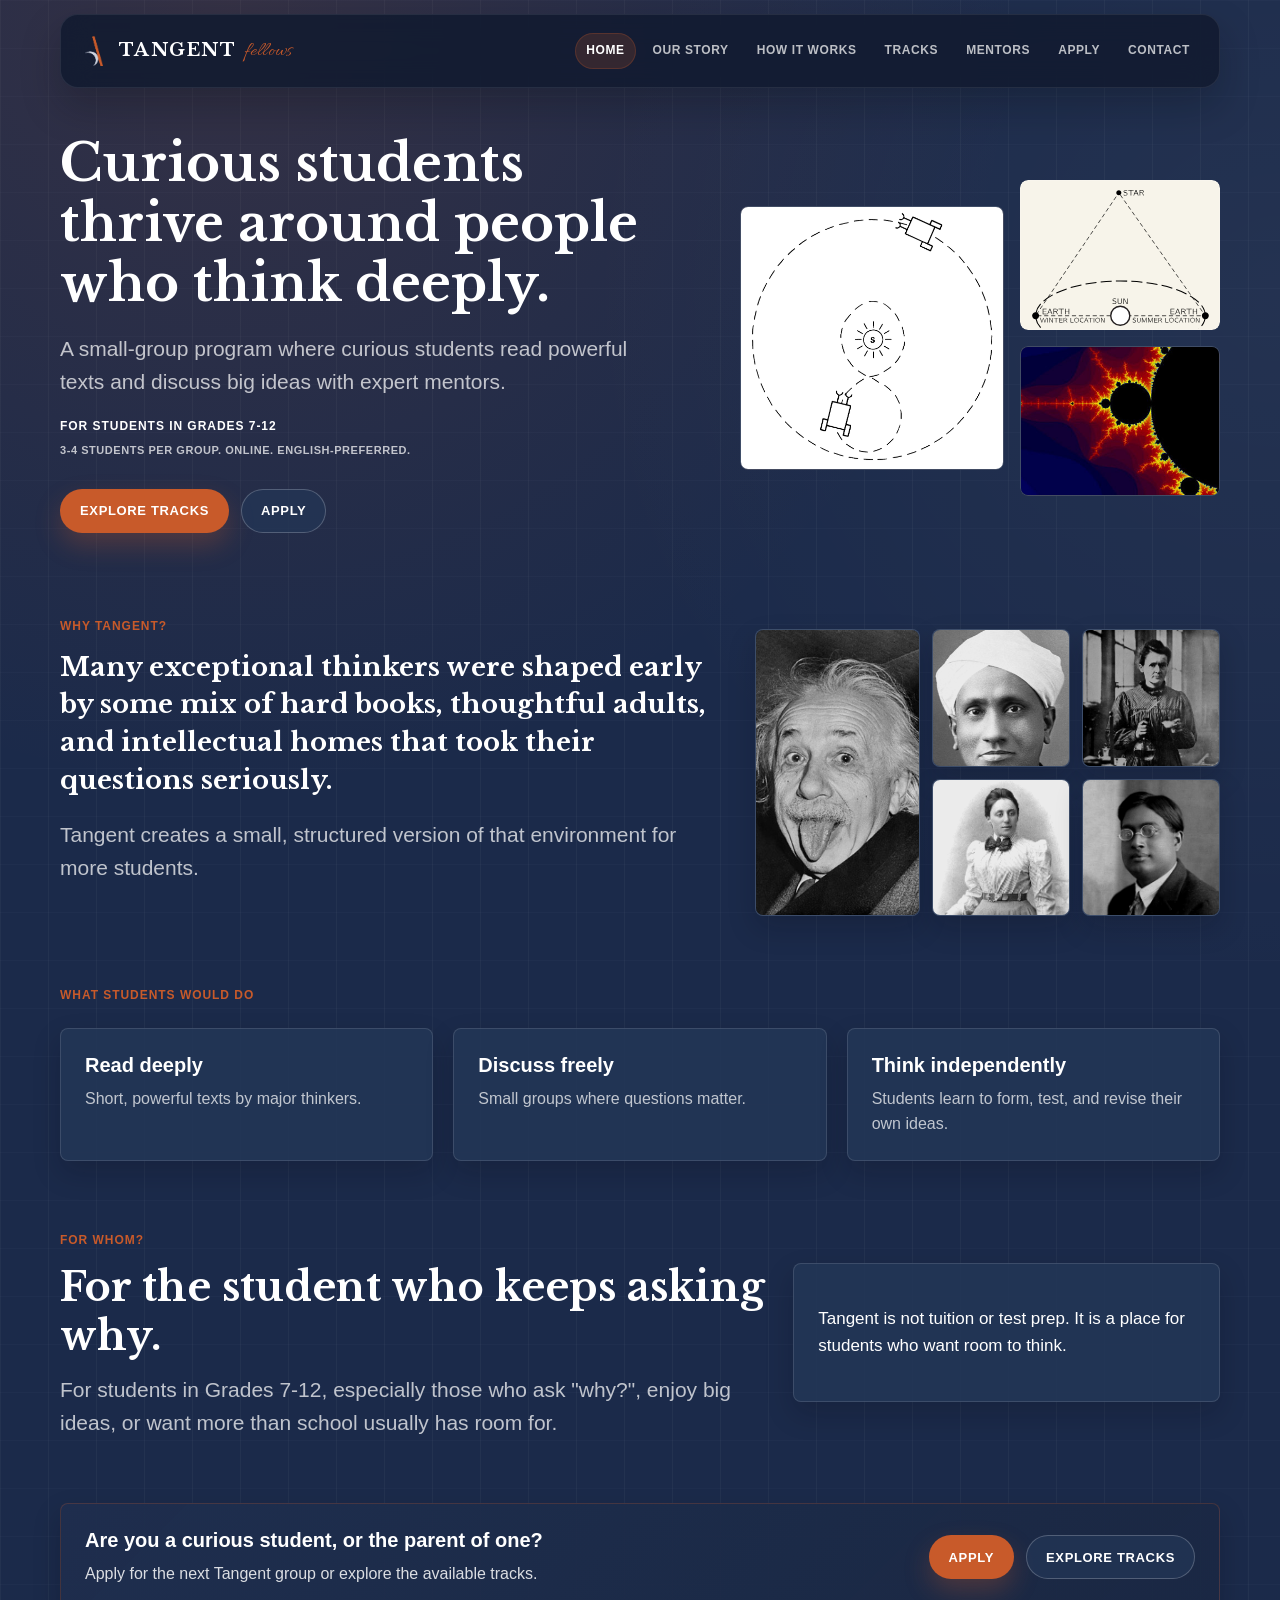
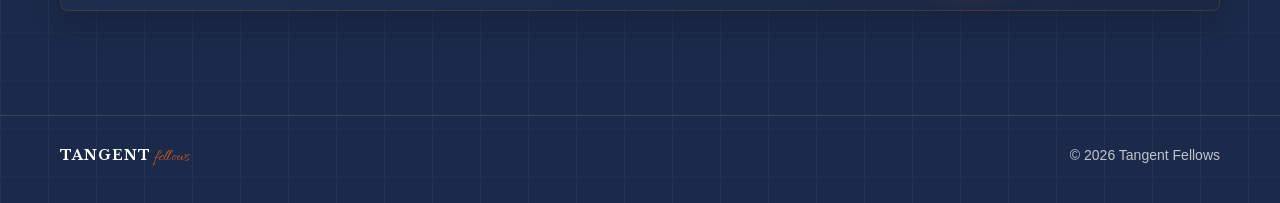
<file: index.html>
<!DOCTYPE html>
<html lang="en">
<head>
  <meta charset="UTF-8" />
  <meta name="viewport" content="width=device-width, initial-scale=1.0" />
  <meta name="robots" content="index, follow, max-image-preview:large, max-snippet:-1, max-video-preview:-1" />
  <title>Tangent Fellows | Small-Group Reading for Grades 7–12</title>
  <meta
    name="description"
    content="Tangent Fellows is a small-group reading and discussion program for curious students in grades 7-12."
  />
  <meta name="author" content="Tangent" />
  <meta name="theme-color" content="#1b2945" />
  <link rel="canonical" href="https://tangent-fellows.com/" />
  <meta property="og:type" content="website" />
  <meta property="og:locale" content="en_IN" />
  <meta property="og:site_name" content="Tangent" />
  <meta property="og:title" content="Tangent Fellows" />
  <meta property="og:description" content="Small-group reading and discussion for curious students in grades 7-12, guided by expert mentors." />
  <meta property="og:url" content="https://tangent-fellows.com/" />
  <meta property="og:image" content="https://tangent-fellows.com/hero-image.png" />
  <meta property="og:image:alt" content="Tangent Fellows social preview banner." />
  <meta property="og:image:width" content="1200" />
  <meta property="og:image:height" content="630" />
  <meta name="twitter:card" content="summary_large_image" />
  <meta name="twitter:title" content="Tangent Fellows" />
  <meta name="twitter:description" content="Small-group reading and discussion for curious students in grades 7-12, guided by expert mentors." />
  <meta name="twitter:image" content="https://tangent-fellows.com/hero-image.png" />
  <meta name="twitter:image:alt" content="Tangent Fellows social preview banner." />
  <link rel="icon" type="image/svg+xml" href="favicon.svg?v=20260502-favicon-clean" />
  <link rel="icon" type="image/png" sizes="48x48" href="favicon-48x48.png?v=20260502-favicon-clean" />
  <link rel="icon" type="image/png" sizes="32x32" href="favicon-32x32.png?v=20260502-favicon-clean" />
  <link rel="icon" type="image/png" sizes="16x16" href="favicon-16x16.png?v=20260502-favicon-clean" />
  <link rel="apple-touch-icon" sizes="180x180" href="apple-touch-icon.png?v=20260502-favicon-clean" />
  <link rel="shortcut icon" href="favicon.ico?v=20260502-favicon-clean" />
  <link rel="preload" href="fonts/libre-baskerville-700-latin.woff2" as="font" type="font/woff2" crossorigin />
  <link rel="preload" href="fonts/allura-latin.woff2" as="font" type="font/woff2" crossorigin />
  <link rel="stylesheet" href="styles.css?v=20260623-track-panels" />
  <script type="application/ld+json">
    {
      "@context": "https://schema.org",
      "@graph": [
        {
          "@type": "EducationalOrganization",
          "@id": "https://tangent-fellows.com/#organization",
          "name": "Tangent",
          "alternateName": "Tangent Fellows",
          "url": "https://tangent-fellows.com/",
          "logo": "https://tangent-fellows.com/logo_dark.png",
          "description": "Tangent Fellows is a small-group reading and discussion program for curious students in grades 7-12.",
          "founder": {
            "@type": "Person",
            "name": "Sushrut Thorat",
            "url": "https://www.sushrutthorat.com/"
          },
          "sameAs": [
            "https://www.linkedin.com/company/tangent-fellows/"
          ],
          "areaServed": ["IN", "Worldwide"],
          "knowsAbout": ["Reading groups", "Mentoring", "Mathematics", "Physics", "Neuroscience", "Design", "Artificial intelligence", "Serious books"]
        },
        {
          "@type": "WebSite",
          "@id": "https://tangent-fellows.com/#website",
          "name": "Tangent",
          "alternateName": "Tangent Fellows",
          "url": "https://tangent-fellows.com/",
          "description": "Small-group reading and discussion for curious students in grades 7-12.",
          "inLanguage": "en",
          "publisher": {
            "@id": "https://tangent-fellows.com/#organization"
          }
        }
      ]
    }
  </script>
</head>
<body>
<header class="site-header">
  <div class="container site-header-inner">
    <a class="brand" href="/" aria-label="Tangent home">
      <img class="brand-logo" src="logo_light.png" alt="" width="30" height="30" aria-hidden="true" />
      <span class="brand-word">TANGENT</span>
      <span class="brand-whisper" aria-hidden="true">fellows</span>
    </a>
    <nav class="main-nav" aria-label="Primary">
      <a class="active" href="/">Home</a>
      <a href="our-story.html">Our Story</a>
      <a href="how-it-works.html">How It Works</a>
      <a href="tracks.html">Tracks</a>
      <a href="mentors.html">Mentors</a>
      <a href="apply.html">Apply</a>
      <a href="contact.html">Contact</a>
    </nav>
  </div>
</header>

<main class="page">
  <section class="page-hero">
    <div class="container hero-grid">
      <div>
        <h1>Curious students thrive around people who think deeply.</h1>
        <p class="supporting-copy">A small-group program where curious students read powerful texts and discuss big ideas with expert mentors.</p>
        <div class="hero-note">For students in grades 7-12<br /><span class="hero-note-detail">3-4 students per group. Online. English-preferred.</span></div>
        <div class="hero-actions">
          <a class="button" href="tracks.html">Explore Tracks</a>
          <a class="button-secondary" href="apply.html">Apply</a>
        </div>
      </div>

      <div class="hero-collage" aria-label="Books and ideas used at Tangent">
        <article class="visual-card">
          <div class="image-frame ratio-landscape" data-fallback="Braitenberg diagram">
            <img class="image-cover" src="images/braitenberg-vehicle-diagram.png" alt="A Braitenberg vehicle diagram showing simple mechanisms that can appear lifelike" width="1017" height="1020" decoding="async" />
            <span class="visual-hover-name">Intelligent Behavior</span>
          </div>
        </article>
        <article class="visual-card">
          <div class="image-frame image-frame-paper ratio-landscape" data-fallback="Feynman lectures diagrams">
            <img class="image-cover image-cover-diagram image-cover-physics" src="images/feynman-lectures-diagrams.svgz" alt="Diagram pages from The Feynman Lectures on Physics" width="136" height="123" decoding="async" />
            <span class="visual-hover-name">Physics</span>
          </div>
        </article>
        <article class="visual-card">
          <div class="image-frame ratio-landscape" data-fallback="Mathematics diagram">
            <img class="image-cover image-cover-diagram image-cover-math" src="images/math-diagram.jpg" alt="A geometric mathematics diagram used as a Tangent visual" width="480" height="326" decoding="async" />
            <span class="visual-hover-name">Mathematics</span>
          </div>
        </article>
      </div>
    </div>
  </section>

  <section>
    <div class="container why-grid">
      <div>
      <div class="section-label">Why Tangent?</div>
        <div class="short-copy-stack">
          <p class="short-copy">Many exceptional thinkers were shaped early by some mix of hard books, thoughtful adults, and intellectual homes that took their questions seriously.</p>
          <p class="supporting-copy short-copy-secondary">Tangent creates a small, structured version of that environment for more students.</p>
        </div>
      </div>
      <div class="scientist-collage" aria-label="Thinkers who represent early intellectual seriousness">
        <figure class="scientist-card scientist-card-large" title="Albert Einstein">
          <img class="image-cover" src="images/einstein_portrait-400.jpg" alt="Portrait of Albert Einstein" width="313" height="400" loading="lazy" decoding="async" />
          <span class="scientist-name">Albert Einstein</span>
        </figure>
        <figure class="scientist-card scientist-card-raman" title="C. V. Raman">
          <img class="image-cover" src="images/raman_portrait-400.jpg" alt="Portrait of C. V. Raman" width="266" height="400" loading="lazy" decoding="async" />
          <span class="scientist-name">C. V. Raman</span>
        </figure>
        <figure class="scientist-card" title="Marie Curie">
          <img class="image-cover" src="images/curie_portrait-400.jpg" alt="Portrait of Marie Curie" width="303" height="400" loading="lazy" decoding="async" />
          <span class="scientist-name">Marie Curie</span>
        </figure>
        <figure class="scientist-card" title="Emmy Noether">
          <img class="image-cover" src="images/noether_portrait-400.jpg" alt="Portrait of Emmy Noether" width="299" height="400" loading="lazy" decoding="async" />
          <span class="scientist-name">Emmy Noether</span>
        </figure>
        <figure class="scientist-card" title="Satyendra Nath Bose">
          <img class="image-cover" src="images/bose_portrait-400.jpg" alt="Portrait of Satyendra Nath Bose" width="299" height="400" loading="lazy" decoding="async" />
          <span class="scientist-name">Satyendra Nath Bose</span>
        </figure>
      </div>
    </div>
  </section>

  <section>
    <div class="container">
      <div class="section-label">What students would do</div>
      <div class="grid-3 home-activity-grid">
        <article class="card">
          <h3>Read deeply</h3>
          <p>Short, powerful texts by major thinkers.</p>
        </article>
        <article class="card">
          <h3>Discuss freely</h3>
          <p>Small groups where questions matter.</p>
        </article>
        <article class="card">
          <h3>Think independently</h3>
          <p>Students learn to form, test, and revise their own ideas.</p>
        </article>
      </div>
    </div>
  </section>

  <section>
    <div class="container story-pair">
      <div>
        <div class="section-label">For whom?</div>
        <h2 class="section-title">For the student who keeps asking why.</h2>
        <p class="section-intro">For students in Grades 7-12, especially those who ask "why?", enjoy big ideas, or want more than school usually has room for.</p>
      </div>
      <div class="quiet-panel quiet-panel-center">
        <p>Tangent is not tuition or test prep. It is a place for students who want room to think.</p>
      </div>
    </div>
  </section>

  <section>
    <div class="container">
      <div class="community-bar community-bar-cta">
        <div>
          <h2>Are you a curious student, or the parent of one?</h2>
          <p>Apply for the next Tangent group or explore the available tracks.</p>
        </div>
        <div class="hero-actions">
          <a class="button" href="apply.html">Apply</a>
          <a class="button-secondary" href="tracks.html">Explore Tracks</a>
        </div>
      </div>
    </div>
  </section>
</main>

<footer class="page-footer">
  <div class="container page-footer-inner">
    <span class="footer-mark"><span class="footer-name">TANGENT</span><span class="footer-whisper" aria-hidden="true">fellows</span></span>
    <a class="footer-link" href="LICENSE">© 2026 Tangent Fellows</a>
  </div>
</footer>
<script>
  document.querySelectorAll(".image-frame img").forEach((img) => {
    img.addEventListener("error", () => img.parentElement.classList.add("is-missing"));
  });
</script>
</body>
</html>
</file>
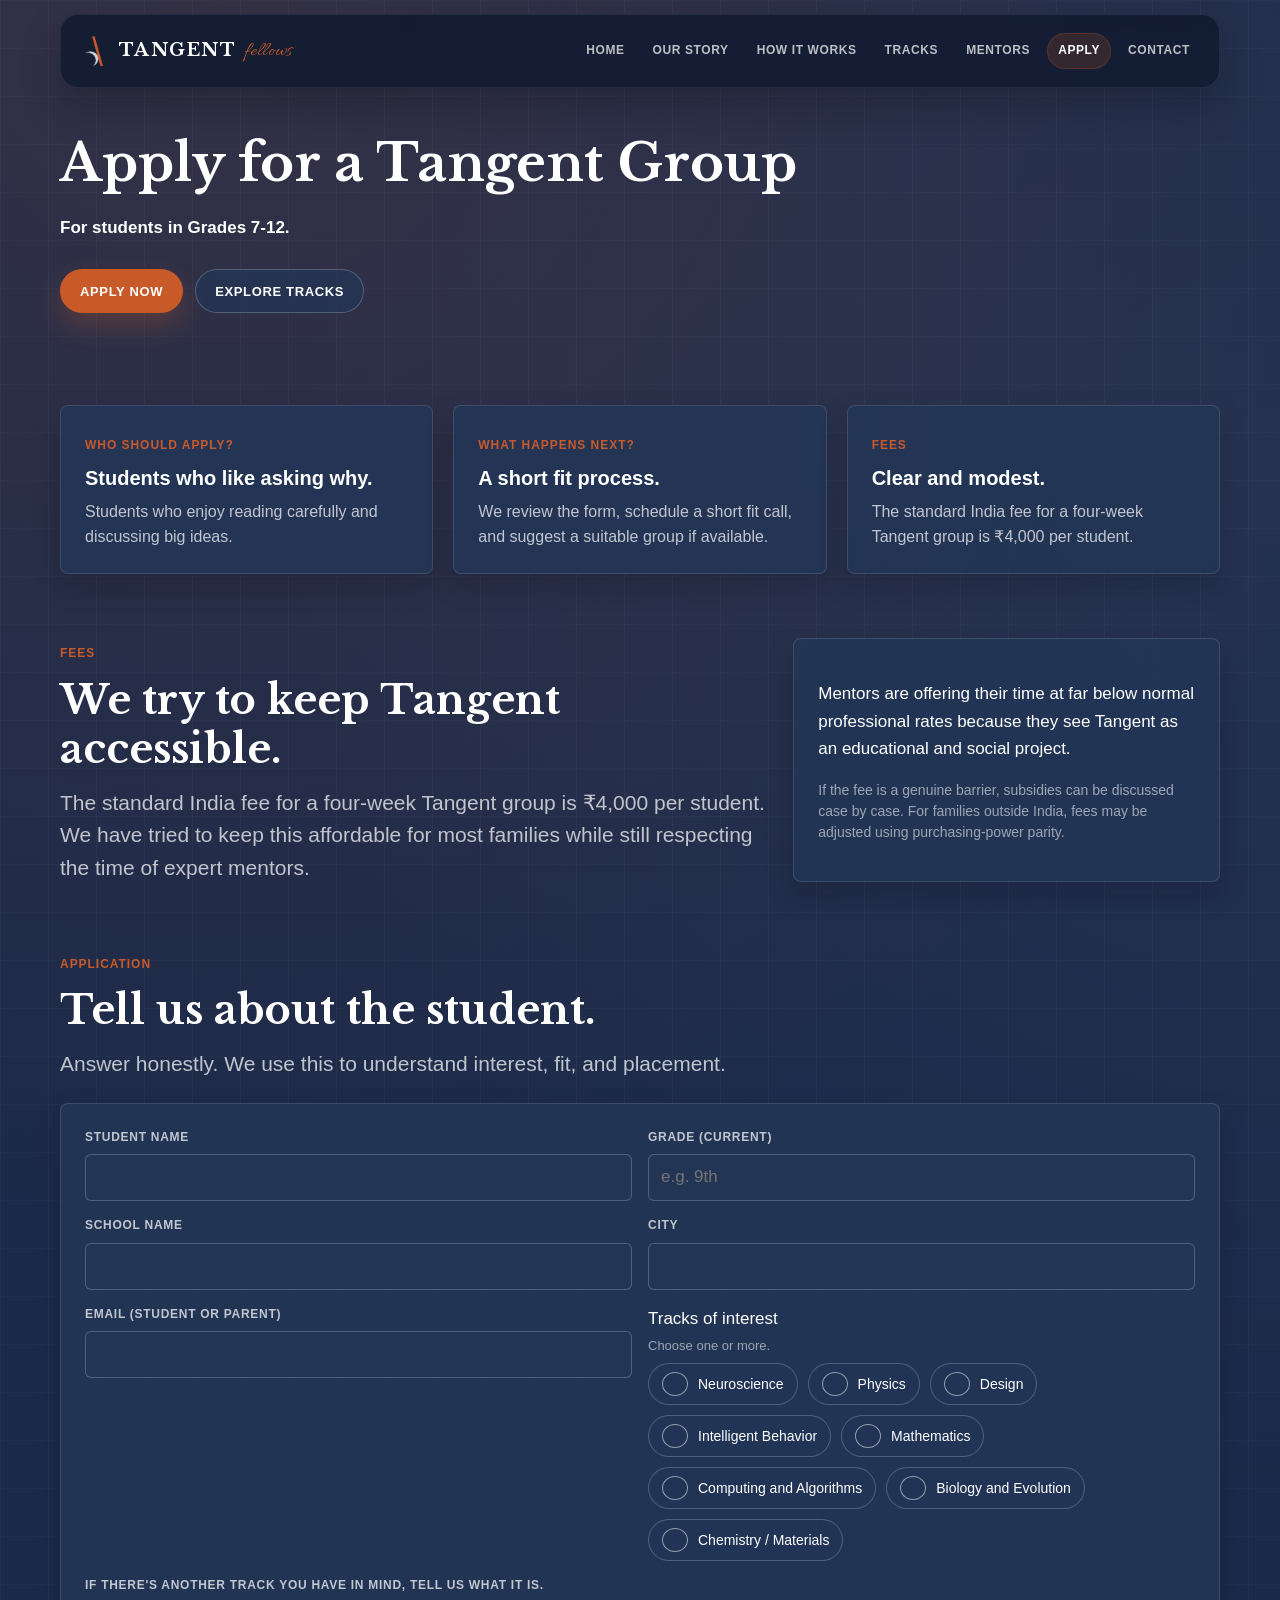
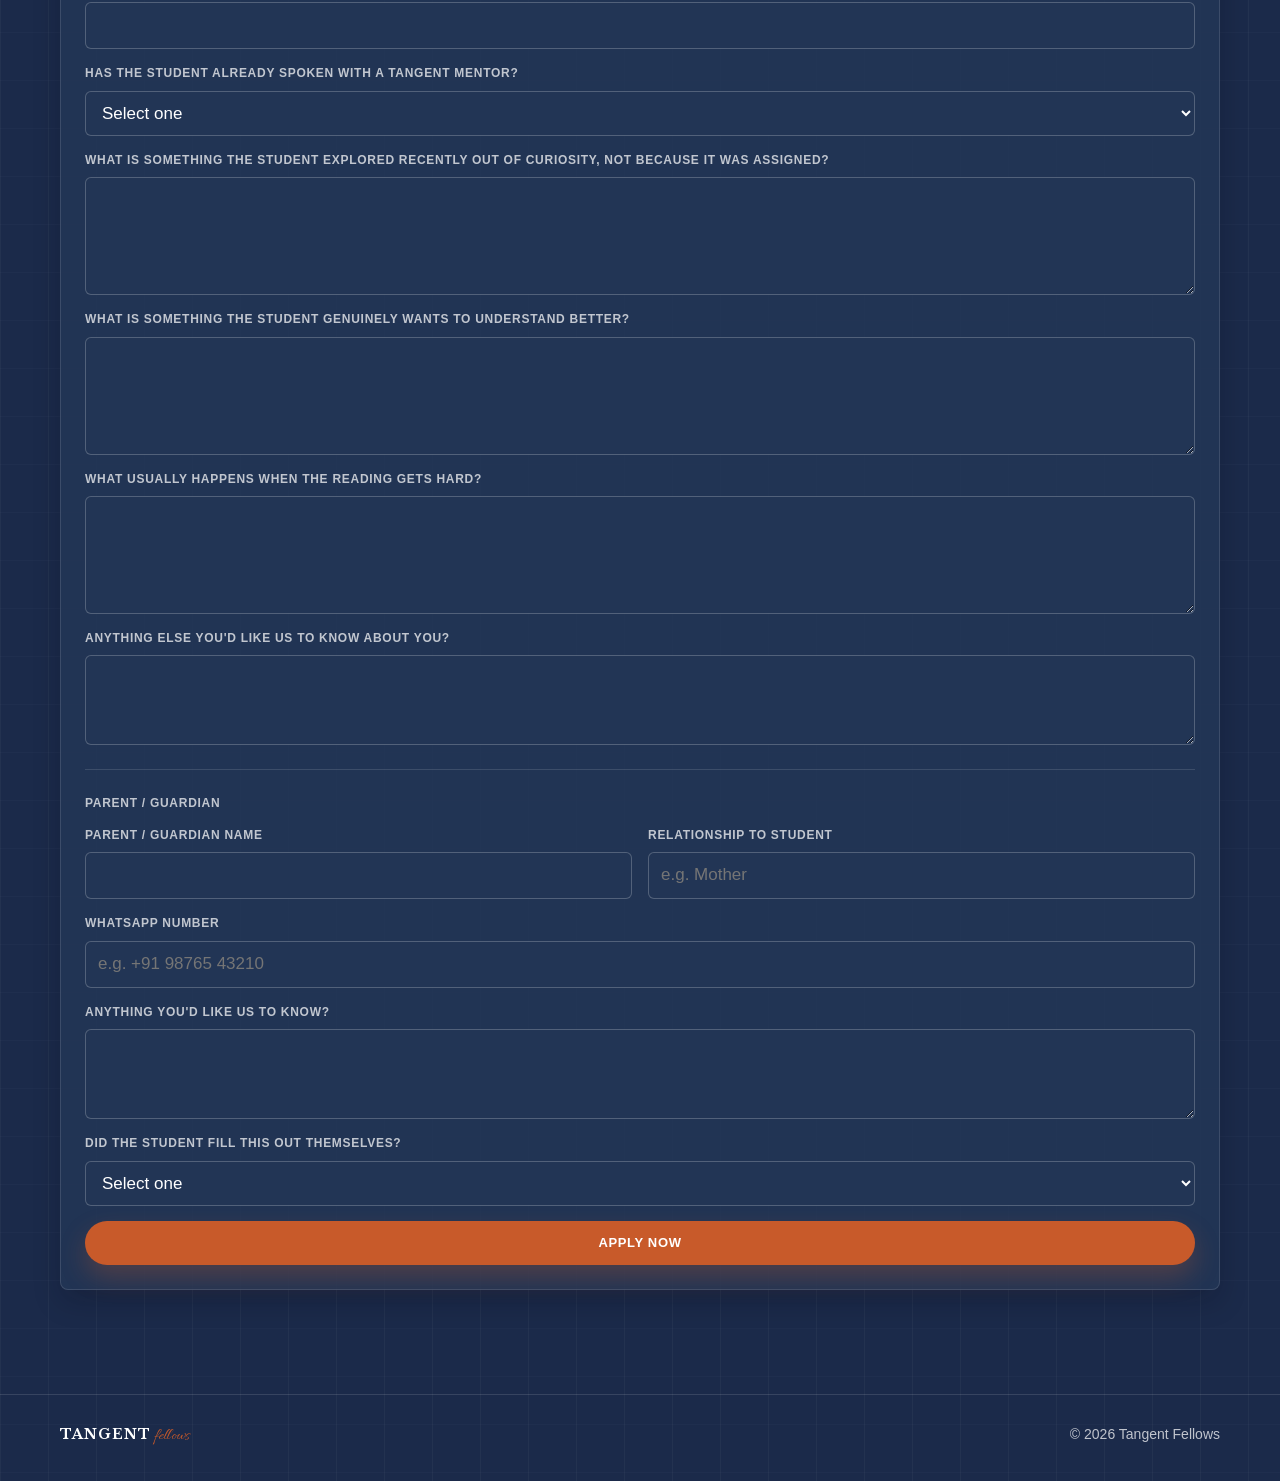
<file: apply.html>
<!DOCTYPE html>
<html lang="en">
<head>
  <meta charset="UTF-8" />
  <meta name="viewport" content="width=device-width, initial-scale=1.0" />
  <meta name="robots" content="index, follow, max-image-preview:large, max-snippet:-1, max-video-preview:-1" />
  <title>Apply | Tangent Fellows</title>
  <meta
    name="description"
    content="Apply to Tangent Fellows, a small-group reading and discussion program for curious students in grades 7-12."
  />
  <meta name="author" content="Tangent" />
  <meta name="theme-color" content="#1b2945" />
  <link rel="canonical" href="https://tangent-fellows.com/apply.html" />
  <meta property="og:type" content="website" />
  <meta property="og:locale" content="en_IN" />
  <meta property="og:site_name" content="Tangent" />
  <meta property="og:title" content="Apply | Tangent Fellows" />
  <meta property="og:description" content="Apply to Tangent Fellows, a small-group reading and discussion program for curious students in grades 7-12." />
  <meta property="og:url" content="https://tangent-fellows.com/apply.html" />
  <meta property="og:image" content="https://tangent-fellows.com/hero-image.png" />
  <meta property="og:image:alt" content="Tangent Fellows social preview banner." />
  <meta property="og:image:width" content="1200" />
  <meta property="og:image:height" content="630" />
  <meta name="twitter:card" content="summary_large_image" />
  <meta name="twitter:title" content="Apply | Tangent Fellows" />
  <meta name="twitter:description" content="Apply to Tangent Fellows, a small-group reading and discussion program for curious students in grades 7-12." />
  <meta name="twitter:image" content="https://tangent-fellows.com/hero-image.png" />
  <meta name="twitter:image:alt" content="Tangent Fellows social preview banner." />
  <link rel="icon" type="image/svg+xml" href="favicon.svg?v=20260502-favicon-clean" />
  <link rel="icon" type="image/png" sizes="48x48" href="favicon-48x48.png?v=20260502-favicon-clean" />
  <link rel="icon" type="image/png" sizes="32x32" href="favicon-32x32.png?v=20260502-favicon-clean" />
  <link rel="icon" type="image/png" sizes="16x16" href="favicon-16x16.png?v=20260502-favicon-clean" />
  <link rel="apple-touch-icon" sizes="180x180" href="apple-touch-icon.png?v=20260502-favicon-clean" />
  <link rel="shortcut icon" href="favicon.ico?v=20260502-favicon-clean" />
  <link rel="preload" href="fonts/libre-baskerville-700-latin.woff2" as="font" type="font/woff2" crossorigin />
  <link rel="preload" href="fonts/allura-latin.woff2" as="font" type="font/woff2" crossorigin />
  <link rel="stylesheet" href="styles.css?v=20260623-track-panels" />
  <script type="application/ld+json">
    {
      "@context": "https://schema.org",
      "@graph": [
        {
          "@type": "WebPage",
          "@id": "https://tangent-fellows.com/apply.html#webpage",
          "url": "https://tangent-fellows.com/apply.html",
          "name": "Apply | Tangent Fellows",
          "description": "Apply to Tangent Fellows, a small-group reading and discussion program for curious students in grades 7-12.",
          "isPartOf": { "@id": "https://tangent-fellows.com/#website" },
          "about": { "@id": "https://tangent-fellows.com/#organization" },
          "breadcrumb": { "@id": "https://tangent-fellows.com/apply.html#breadcrumb" },
          "inLanguage": "en"
        },
        {
          "@type": "BreadcrumbList",
          "@id": "https://tangent-fellows.com/apply.html#breadcrumb",
          "itemListElement": [
            { "@type": "ListItem", "position": 1, "name": "Home", "item": "https://tangent-fellows.com/" },
            { "@type": "ListItem", "position": 2, "name": "Apply", "item": "https://tangent-fellows.com/apply.html" }
          ]
        }
      ]
    }
  </script>
  <script src="form-validation.js" defer></script>
</head>
<body>
<header class="site-header">
  <div class="container site-header-inner">
    <a class="brand" href="/" aria-label="Tangent home">
      <img class="brand-logo" src="logo_light.png" alt="" width="30" height="30" aria-hidden="true" />
      <span class="brand-word">TANGENT</span>
      <span class="brand-whisper" aria-hidden="true">fellows</span>
    </a>
    <nav class="main-nav" aria-label="Primary">
      <a href="/">Home</a>
      <a href="our-story.html">Our Story</a>
      <a href="how-it-works.html">How It Works</a>
      <a href="tracks.html">Tracks</a>
      <a href="mentors.html">Mentors</a>
      <a class="active" href="apply.html">Apply</a>
      <a href="contact.html">Contact</a>
    </nav>
  </div>
</header>

<main class="page">
  <section class="page-hero">
    <div class="container">
      <h1>Apply for a Tangent Group</h1>
      <p><strong>For students in Grades 7-12.</strong></p>
      <div class="hero-actions">
        <a class="button" href="#application-form">Apply now</a>
        <a class="button-secondary" href="tracks.html">Explore Tracks</a>
      </div>
    </div>
  </section>

  <section>
    <div class="container">
      <div class="grid-3">
        <article class="card">
          <div class="card-kicker">Who should apply?</div>
          <h3>Students who like asking why.</h3>
          <p>Students who enjoy reading carefully and discussing big ideas.</p>
        </article>
        <article class="card">
          <div class="card-kicker">What happens next?</div>
          <h3>A short fit process.</h3>
          <p>We review the form, schedule a short fit call, and suggest a suitable group if available.</p>
        </article>
        <article class="card">
          <div class="card-kicker">Fees</div>
          <h3>Clear and modest.</h3>
          <p>The standard India fee for a four-week Tangent group is ₹4,000 per student.</p>
        </article>
      </div>
    </div>
  </section>

  <section>
    <div class="container story-pair">
      <div>
        <div class="section-label">Fees</div>
        <h2 class="section-title">We try to keep Tangent accessible.</h2>
        <p class="section-intro">The standard India fee for a four-week Tangent group is ₹4,000 per student. We have tried to keep this affordable for most families while still respecting the time of expert mentors.</p>
      </div>
      <div class="quiet-panel">
        <p>Mentors are offering their time at far below normal professional rates because they see Tangent as an educational and social project.</p>
        <p class="notice">If the fee is a genuine barrier, subsidies can be discussed case by case. For families outside India, fees may be adjusted using purchasing-power parity.</p>
      </div>
    </div>
  </section>

  <section id="application-form">
    <div class="container">
      <div class="section-label">Application</div>
      <h2 class="section-title">Tell us about the student.</h2>
      <p class="section-intro">Answer honestly. We use this to understand interest, fit, and placement.</p>

      <form class="form-wrap" action="https://formspree.io/f/mzdanqwq" method="POST" data-application-form>
        <input type="hidden" name="group" value="foundational" />

        <div class="form-row">
          <div class="form-group">
            <label for="name">Student name</label>
            <input type="text" id="name" name="name" required data-requires-meaningful />
          </div>
          <div class="form-group">
            <label for="grade">Grade (current)</label>
            <input type="text" id="grade" name="grade" placeholder="e.g. 9th" required data-requires-meaningful />
          </div>
        </div>

        <div class="form-row">
          <div class="form-group">
            <label for="school_name">School name</label>
            <input type="text" id="school_name" name="school_name" required data-requires-meaningful />
          </div>
          <div class="form-group">
            <label for="city">City</label>
            <input type="text" id="city" name="city" required data-requires-meaningful />
          </div>
        </div>

        <div class="form-row">
          <div class="form-group">
            <label for="email">Email (student or parent)</label>
            <input type="email" id="email" name="email" required />
          </div>
          <div class="form-group">
            <span id="topic-label">Tracks of interest</span>
            <p class="form-help">Choose one or more.</p>
            <fieldset class="checkbox-group" data-checkbox-group="track" aria-labelledby="topic-label">
              <label class="checkbox-option">
                <input type="checkbox" name="track[]" value="Neuroscience" />
                <span>Neuroscience</span>
              </label>
              <label class="checkbox-option">
                <input type="checkbox" name="track[]" value="Physics" />
                <span>Physics</span>
              </label>
              <label class="checkbox-option">
                <input type="checkbox" name="track[]" value="Design" />
                <span>Design</span>
              </label>
              <label class="checkbox-option">
                <input type="checkbox" name="track[]" value="Intelligent Behavior" />
                <span>Intelligent Behavior</span>
              </label>
              <label class="checkbox-option">
                <input type="checkbox" name="track[]" value="Mathematics" />
                <span>Mathematics</span>
              </label>
              <label class="checkbox-option">
                <input type="checkbox" name="track[]" value="Computing and Algorithms" />
                <span>Computing and Algorithms</span>
              </label>
              <label class="checkbox-option">
                <input type="checkbox" name="track[]" value="Biology and Evolution" />
                <span>Biology and Evolution</span>
              </label>
              <label class="checkbox-option">
                <input type="checkbox" name="track[]" value="Chemistry / Materials" />
                <span>Chemistry / Materials</span>
              </label>
            </fieldset>
          </div>
        </div>

        <div class="form-group">
          <label for="topic_other">If there's another track you have in mind, tell us what it is.</label>
          <input
            type="text"
            id="topic_other"
            name="topic_other"
            data-requires-meaningful
          />
        </div>

        <div class="form-group">
          <label for="mentor_discussion">Has the student already spoken with a Tangent mentor?</label>
          <select id="mentor_discussion" name="mentor_discussion" required>
            <option value="" disabled selected>Select one</option>
            <option value="Yes">Yes</option>
            <option value="No">No</option>
          </select>
        </div>

        <div class="form-group">
          <label for="q_rabbit_hole">What is something the student explored recently out of curiosity, not because it was assigned?</label>
          <textarea id="q_rabbit_hole" name="q_rabbit_hole" required data-requires-sentence></textarea>
        </div>

        <div class="form-group">
          <label for="q_dont_understand">What is something the student genuinely wants to understand better?</label>
          <textarea id="q_dont_understand" name="q_dont_understand" required data-requires-sentence></textarea>
        </div>

        <div class="form-group">
          <label for="q_hard_read">What usually happens when the reading gets hard?</label>
          <textarea id="q_hard_read" name="q_hard_read" required data-requires-sentence></textarea>
        </div>

        <div class="form-group">
          <label for="q_other">Anything else you'd like us to know about you?</label>
          <textarea id="q_other" name="q_other" style="min-height:90px;"></textarea>
        </div>

        <hr class="form-divider" />
        <p class="form-section-title">Parent / guardian</p>

        <div class="form-row">
          <div class="form-group">
            <label for="parent_name">Parent / guardian name</label>
            <input type="text" id="parent_name" name="parent_name" required data-requires-meaningful />
          </div>
          <div class="form-group">
            <label for="parent_relation">Relationship to student</label>
            <input type="text" id="parent_relation" name="parent_relation" placeholder="e.g. Mother" required data-requires-meaningful />
          </div>
        </div>

        <div class="form-group">
          <label for="parent_whatsapp">WhatsApp number</label>
          <input type="tel" id="parent_whatsapp" name="parent_whatsapp" placeholder="e.g. +91 98765 43210" required />
        </div>

        <div class="form-group">
          <label for="parent_note">Anything you'd like us to know?</label>
          <textarea id="parent_note" name="parent_note" style="min-height:90px;"></textarea>
        </div>

        <div class="form-group">
          <label for="filled_independently">Did the student fill this out themselves?</label>
          <select id="filled_independently" name="filled_independently" required>
            <option value="" disabled selected>Select one</option>
            <option value="Yes">Yes</option>
            <option value="Mostly">Mostly (with some help)</option>
            <option value="Together">We filled it together</option>
          </select>
        </div>

        <button class="button" type="submit" style="width:100%;">Apply now</button>
      </form>
    </div>
  </section>
</main>

<footer class="page-footer">
  <div class="container page-footer-inner">
    <span class="footer-mark"><span class="footer-name">TANGENT</span><span class="footer-whisper" aria-hidden="true">fellows</span></span>
    <a class="footer-link" href="LICENSE">© 2026 Tangent Fellows</a>
  </div>
</footer>
</body>
</html>
</file>
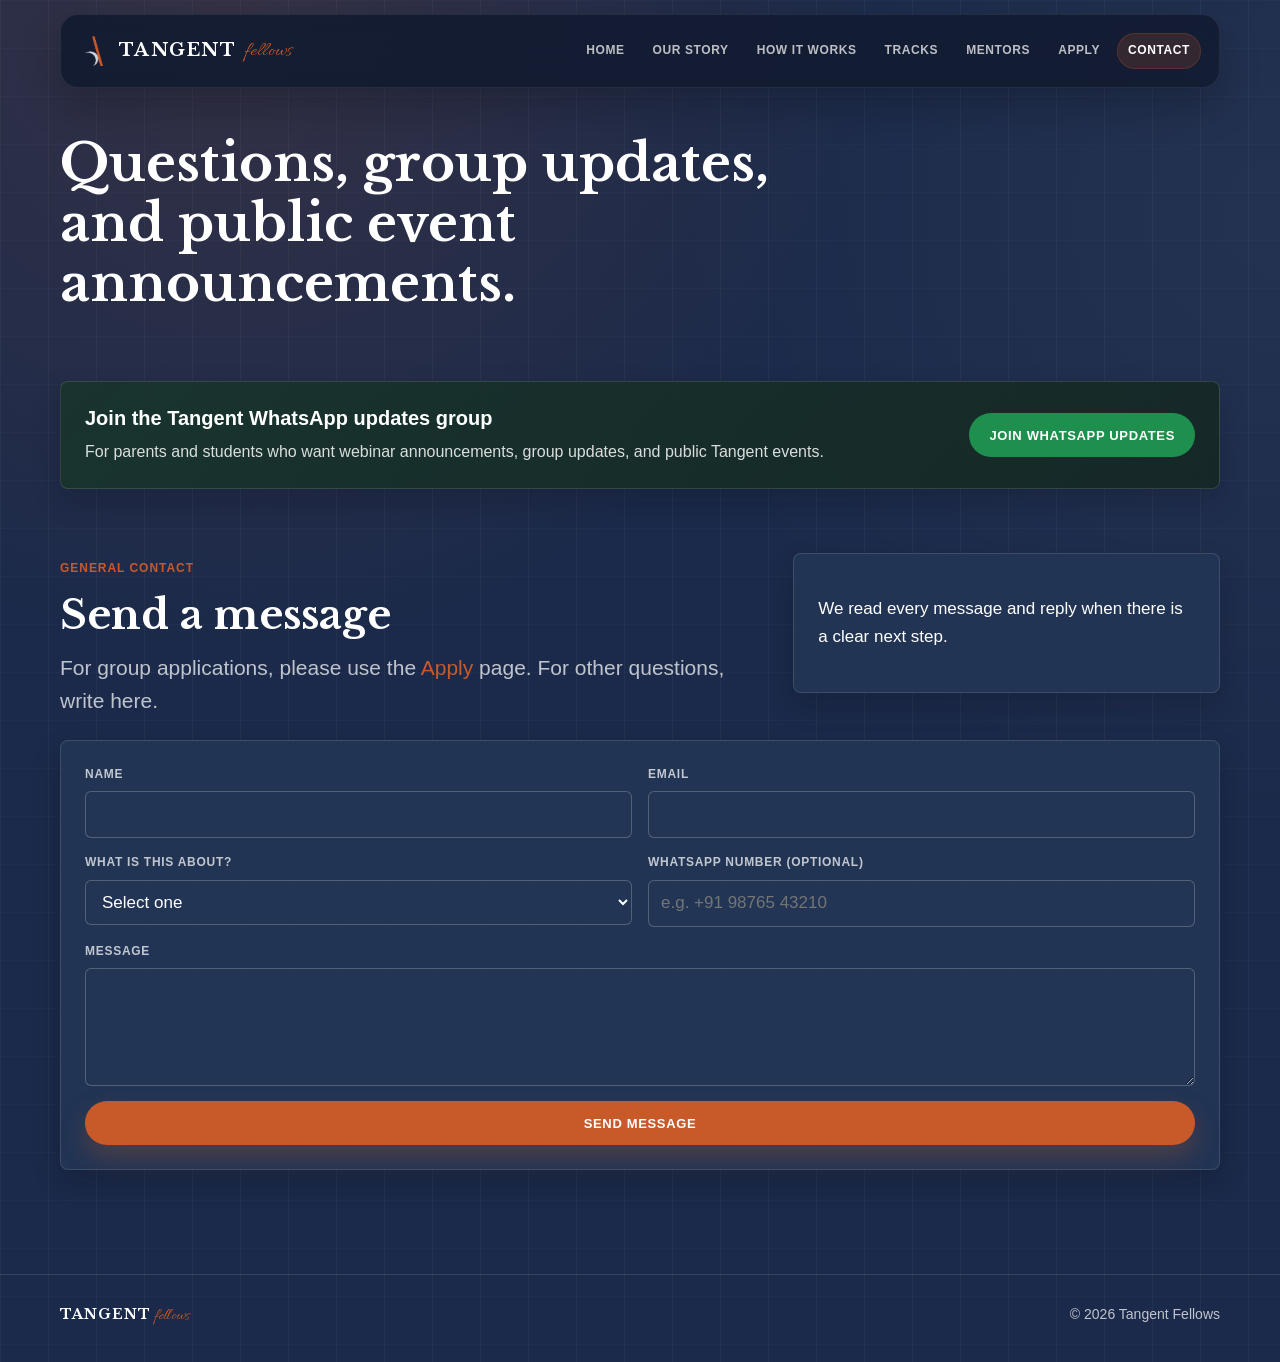
<file: contact.html>
<!DOCTYPE html>
<html lang="en">
<head>
  <meta charset="UTF-8" />
  <meta name="viewport" content="width=device-width, initial-scale=1.0" />
  <meta name="robots" content="index, follow, max-image-preview:large, max-snippet:-1, max-video-preview:-1" />
  <title>Contact | Tangent Fellows</title>
  <meta
    name="description"
    content="Contact Tangent Fellows for questions, group updates, and public event announcements."
  />
  <meta name="author" content="Tangent" />
  <meta name="theme-color" content="#1b2945" />
  <link rel="canonical" href="https://tangent-fellows.com/contact.html" />
  <meta property="og:type" content="website" />
  <meta property="og:locale" content="en_IN" />
  <meta property="og:site_name" content="Tangent" />
  <meta property="og:title" content="Contact | Tangent Fellows" />
  <meta property="og:description" content="Contact Tangent Fellows for questions, group updates, and public event announcements." />
  <meta property="og:url" content="https://tangent-fellows.com/contact.html" />
  <meta property="og:image" content="https://tangent-fellows.com/hero-image.png" />
  <meta property="og:image:alt" content="Tangent Fellows social preview banner." />
  <meta property="og:image:width" content="1200" />
  <meta property="og:image:height" content="630" />
  <meta name="twitter:card" content="summary_large_image" />
  <meta name="twitter:title" content="Contact | Tangent Fellows" />
  <meta name="twitter:description" content="Contact Tangent Fellows for questions, group updates, and public event announcements." />
  <meta name="twitter:image" content="https://tangent-fellows.com/hero-image.png" />
  <meta name="twitter:image:alt" content="Tangent Fellows social preview banner." />
  <link rel="icon" type="image/svg+xml" href="favicon.svg?v=20260502-favicon-clean" />
  <link rel="icon" type="image/png" sizes="48x48" href="favicon-48x48.png?v=20260502-favicon-clean" />
  <link rel="icon" type="image/png" sizes="32x32" href="favicon-32x32.png?v=20260502-favicon-clean" />
  <link rel="icon" type="image/png" sizes="16x16" href="favicon-16x16.png?v=20260502-favicon-clean" />
  <link rel="apple-touch-icon" sizes="180x180" href="apple-touch-icon.png?v=20260502-favicon-clean" />
  <link rel="shortcut icon" href="favicon.ico?v=20260502-favicon-clean" />
  <link rel="preload" href="fonts/libre-baskerville-700-latin.woff2" as="font" type="font/woff2" crossorigin />
  <link rel="preload" href="fonts/allura-latin.woff2" as="font" type="font/woff2" crossorigin />
  <link rel="stylesheet" href="styles.css?v=20260623-track-panels" />
  <script type="application/ld+json">
    {
      "@context": "https://schema.org",
      "@graph": [
        {
          "@type": "ContactPage",
          "@id": "https://tangent-fellows.com/contact.html#webpage",
          "url": "https://tangent-fellows.com/contact.html",
          "name": "Contact | Tangent Fellows",
          "description": "Contact Tangent Fellows for questions, group updates, and public event announcements.",
          "isPartOf": { "@id": "https://tangent-fellows.com/#website" },
          "about": { "@id": "https://tangent-fellows.com/#organization" },
          "breadcrumb": { "@id": "https://tangent-fellows.com/contact.html#breadcrumb" },
          "inLanguage": "en"
        },
        {
          "@type": "BreadcrumbList",
          "@id": "https://tangent-fellows.com/contact.html#breadcrumb",
          "itemListElement": [
            { "@type": "ListItem", "position": 1, "name": "Home", "item": "https://tangent-fellows.com/" },
            { "@type": "ListItem", "position": 2, "name": "Contact", "item": "https://tangent-fellows.com/contact.html" }
          ]
        }
      ]
    }
  </script>
</head>
<body>
<header class="site-header">
  <div class="container site-header-inner">
    <a class="brand" href="/" aria-label="Tangent home">
      <img class="brand-logo" src="logo_light.png" alt="" width="30" height="30" aria-hidden="true" />
      <span class="brand-word">TANGENT</span>
      <span class="brand-whisper" aria-hidden="true">fellows</span>
    </a>
    <nav class="main-nav" aria-label="Primary">
      <a href="/">Home</a>
      <a href="our-story.html">Our Story</a>
      <a href="how-it-works.html">How It Works</a>
      <a href="tracks.html">Tracks</a>
      <a href="mentors.html">Mentors</a>
      <a href="apply.html">Apply</a>
      <a class="active" href="contact.html">Contact</a>
    </nav>
  </div>
</header>

<main class="page">
  <section class="page-hero">
    <div class="container">
      <h1>Questions, group updates, and public event announcements.</h1>
    </div>
  </section>

  <section>
    <div class="container">
      <div class="community-bar" aria-label="Tangent WhatsApp updates group">
        <div>
          <h2>Join the Tangent WhatsApp updates group</h2>
          <p>For parents and students who want webinar announcements, group updates, and public Tangent events.</p>
        </div>
        <a class="whatsapp-button" href="https://chat.whatsapp.com/CmYg0yJ53HpIaG6z9uMevk?mode=gi_t" target="_blank" rel="noopener noreferrer">Join WhatsApp Updates</a>
      </div>
    </div>
  </section>

  <section id="general-form">
    <div class="container story-pair">
      <div>
        <div class="section-label">General contact</div>
        <h2 class="section-title">Send a message</h2>
        <p class="section-intro">For group applications, please use the <a href="apply.html">Apply</a> page. For other questions, write here.</p>
      </div>
      <div class="quiet-panel">
        <p>We read every message and reply when there is a clear next step.</p>
      </div>
    </div>

    <div class="container">
      <form class="form-wrap" action="https://formspree.io/f/mzdanqwq" method="POST">
        <input type="hidden" name="group" value="contact" />

        <div class="form-row">
          <div class="form-group">
            <label for="c_name">Name</label>
            <input id="c_name" name="name" type="text" required />
          </div>
          <div class="form-group">
            <label for="c_email">Email</label>
            <input id="c_email" name="email" type="email" required />
          </div>
        </div>

        <div class="form-row">
          <div class="form-group">
            <label for="c_subject">What is this about?</label>
            <select id="c_subject" name="subject" required>
              <option value="" disabled selected>Select one</option>
              <option value="Tracks question">Question about tracks</option>
              <option value="Parent question">Parent question</option>
              <option value="Future formats">Question about future formats</option>
              <option value="General question">General question</option>
            </select>
          </div>
          <div class="form-group">
            <label for="c_whatsapp">WhatsApp number (optional)</label>
            <input id="c_whatsapp" name="whatsapp" type="tel" placeholder="e.g. +91 98765 43210" />
          </div>
        </div>

        <div class="form-group">
          <label for="c_message">Message</label>
          <textarea id="c_message" name="message" required></textarea>
        </div>

        <button class="button" type="submit" style="width:100%;">Send Message</button>
      </form>
    </div>
  </section>
</main>

<footer class="page-footer">
  <div class="container page-footer-inner">
    <span class="footer-mark"><span class="footer-name">TANGENT</span><span class="footer-whisper" aria-hidden="true">fellows</span></span>
    <a class="footer-link" href="LICENSE">© 2026 Tangent Fellows</a>
  </div>
</footer>
</body>
</html>
</file>
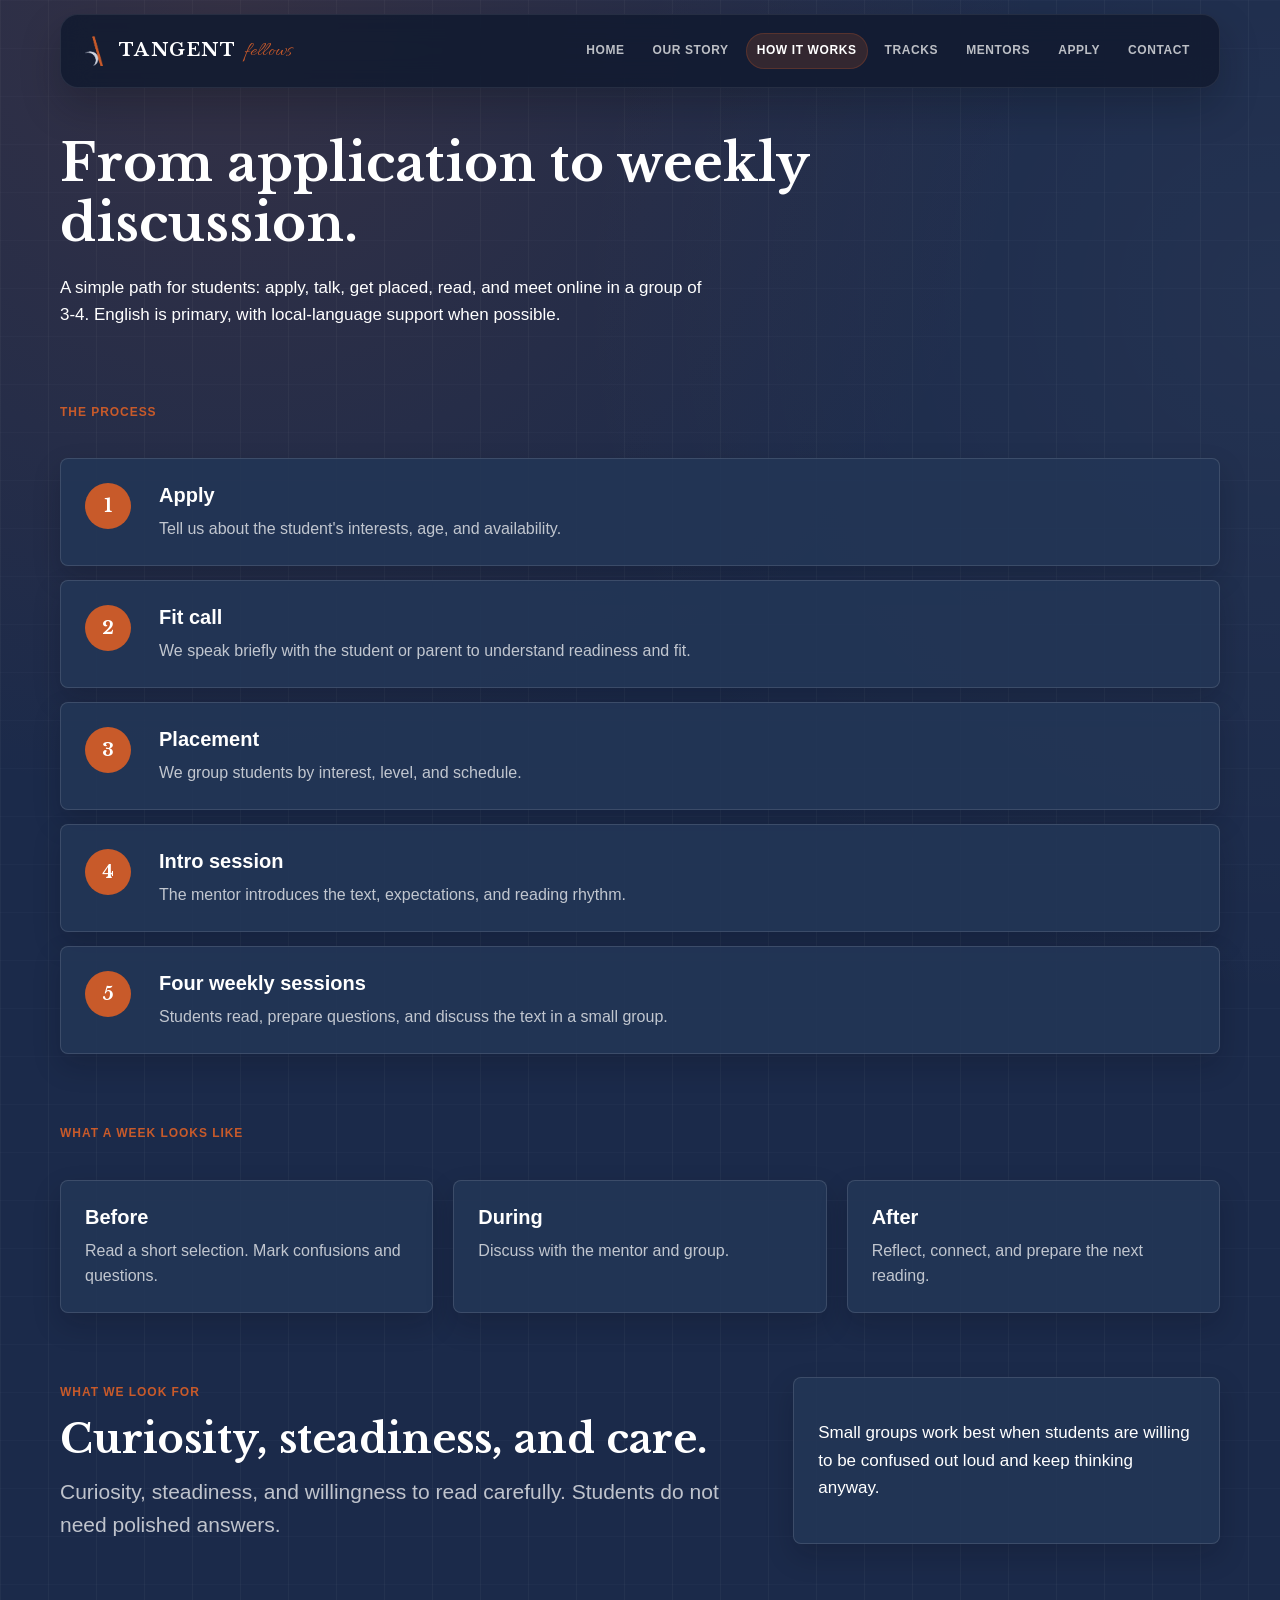
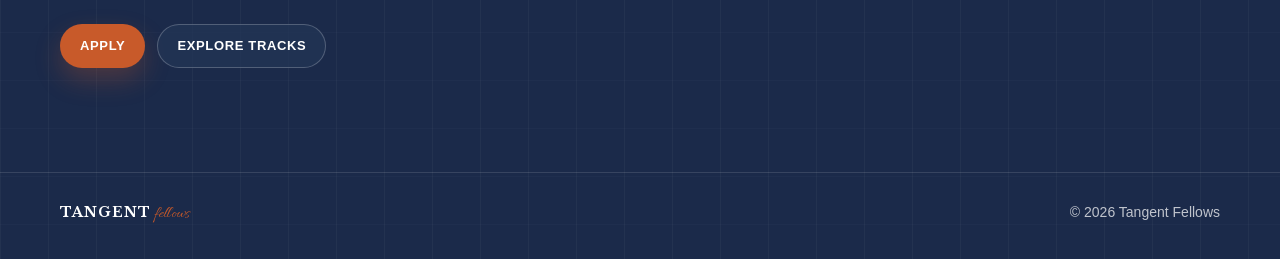
<file: how-it-works.html>
<!DOCTYPE html>
<html lang="en">
<head>
  <meta charset="UTF-8" />
  <meta name="viewport" content="width=device-width, initial-scale=1.0" />
  <meta name="robots" content="index, follow, max-image-preview:large, max-snippet:-1, max-video-preview:-1" />
  <title>How It Works | Tangent Fellows</title>
  <meta
    name="description"
    content="How Tangent Fellows works: application, fit call, placement, and weekly small-group discussion."
  />
  <meta name="author" content="Tangent" />
  <meta name="theme-color" content="#1b2945" />
  <link rel="canonical" href="https://tangent-fellows.com/how-it-works.html" />
  <meta property="og:type" content="website" />
  <meta property="og:locale" content="en_IN" />
  <meta property="og:site_name" content="Tangent" />
  <meta property="og:title" content="How It Works | Tangent Fellows" />
  <meta property="og:description" content="Application, fit call, placement, and weekly discussion in Tangent Fellows." />
  <meta property="og:url" content="https://tangent-fellows.com/how-it-works.html" />
  <meta property="og:image" content="https://tangent-fellows.com/hero-image.png" />
  <meta property="og:image:alt" content="Tangent Fellows social preview banner." />
  <meta property="og:image:width" content="1200" />
  <meta property="og:image:height" content="630" />
  <meta name="twitter:card" content="summary_large_image" />
  <meta name="twitter:title" content="How It Works | Tangent Fellows" />
  <meta name="twitter:description" content="Application, fit call, placement, and weekly discussion in Tangent Fellows." />
  <meta name="twitter:image" content="https://tangent-fellows.com/hero-image.png" />
  <meta name="twitter:image:alt" content="Tangent Fellows social preview banner." />
  <link rel="icon" type="image/svg+xml" href="favicon.svg?v=20260502-favicon-clean" />
  <link rel="icon" type="image/png" sizes="48x48" href="favicon-48x48.png?v=20260502-favicon-clean" />
  <link rel="icon" type="image/png" sizes="32x32" href="favicon-32x32.png?v=20260502-favicon-clean" />
  <link rel="icon" type="image/png" sizes="16x16" href="favicon-16x16.png?v=20260502-favicon-clean" />
  <link rel="apple-touch-icon" sizes="180x180" href="apple-touch-icon.png?v=20260502-favicon-clean" />
  <link rel="shortcut icon" href="favicon.ico?v=20260502-favicon-clean" />
  <link rel="preload" href="fonts/libre-baskerville-700-latin.woff2" as="font" type="font/woff2" crossorigin />
  <link rel="preload" href="fonts/allura-latin.woff2" as="font" type="font/woff2" crossorigin />
  <link rel="stylesheet" href="styles.css?v=20260623-track-panels" />
  <script type="application/ld+json">
    {
      "@context": "https://schema.org",
      "@graph": [
        {
          "@type": "WebPage",
          "@id": "https://tangent-fellows.com/how-it-works.html#webpage",
          "url": "https://tangent-fellows.com/how-it-works.html",
          "name": "How It Works | Tangent Fellows",
          "description": "How Tangent Fellows works: application, fit call, placement, and weekly small-group discussion.",
          "isPartOf": { "@id": "https://tangent-fellows.com/#website" },
          "about": { "@id": "https://tangent-fellows.com/#organization" },
          "breadcrumb": { "@id": "https://tangent-fellows.com/how-it-works.html#breadcrumb" },
          "inLanguage": "en"
        },
        {
          "@type": "BreadcrumbList",
          "@id": "https://tangent-fellows.com/how-it-works.html#breadcrumb",
          "itemListElement": [
            { "@type": "ListItem", "position": 1, "name": "Home", "item": "https://tangent-fellows.com/" },
            { "@type": "ListItem", "position": 2, "name": "How It Works", "item": "https://tangent-fellows.com/how-it-works.html" }
          ]
        }
      ]
    }
  </script>
</head>
<body>
<header class="site-header">
  <div class="container site-header-inner">
    <a class="brand" href="/" aria-label="Tangent home">
      <img class="brand-logo" src="logo_light.png" alt="" width="30" height="30" aria-hidden="true" />
      <span class="brand-word">TANGENT</span>
      <span class="brand-whisper" aria-hidden="true">fellows</span>
    </a>
    <nav class="main-nav" aria-label="Primary">
      <a href="/">Home</a>
      <a href="our-story.html">Our Story</a>
      <a class="active" href="how-it-works.html">How It Works</a>
      <a href="tracks.html">Tracks</a>
      <a href="mentors.html">Mentors</a>
      <a href="apply.html">Apply</a>
      <a href="contact.html">Contact</a>
    </nav>
  </div>
</header>

<main class="page">
  <section class="page-hero">
    <div class="container">
      <h1>From application to weekly discussion.</h1>
      <p>A simple path for students: apply, talk, get placed, read, and meet online in a group of 3-4. English is primary, with local-language support when possible.</p>
    </div>
  </section>

  <section>
    <div class="container">
      <div class="section-label">The process</div>
      <div class="timeline">
        <article class="timeline-step">
          <div class="step-number">1</div>
          <div>
            <h3>Apply</h3>
            <p>Tell us about the student's interests, age, and availability.</p>
          </div>
        </article>
        <article class="timeline-step">
          <div class="step-number">2</div>
          <div>
            <h3>Fit call</h3>
            <p>We speak briefly with the student or parent to understand readiness and fit.</p>
          </div>
        </article>
        <article class="timeline-step">
          <div class="step-number">3</div>
          <div>
            <h3>Placement</h3>
            <p>We group students by interest, level, and schedule.</p>
          </div>
        </article>
        <article class="timeline-step">
          <div class="step-number">4</div>
          <div>
            <h3>Intro session</h3>
            <p>The mentor introduces the text, expectations, and reading rhythm.</p>
          </div>
        </article>
        <article class="timeline-step">
          <div class="step-number">5</div>
          <div>
            <h3>Four weekly sessions</h3>
            <p>Students read, prepare questions, and discuss the text in a small group.</p>
          </div>
        </article>
      </div>
    </div>
  </section>

  <section>
    <div class="container">
      <div class="section-label">What a week looks like</div>
      <div class="week-grid">
        <article class="card">
          <h3>Before</h3>
          <p>Read a short selection. Mark confusions and questions.</p>
        </article>
        <article class="card">
          <h3>During</h3>
          <p>Discuss with the mentor and group.</p>
        </article>
        <article class="card">
          <h3>After</h3>
          <p>Reflect, connect, and prepare the next reading.</p>
        </article>
      </div>
    </div>
  </section>

  <section>
    <div class="container story-pair">
      <div>
        <div class="section-label">What we look for</div>
        <h2 class="section-title">Curiosity, steadiness, and care.</h2>
        <p class="section-intro">Curiosity, steadiness, and willingness to read carefully. Students do not need polished answers.</p>
      </div>
      <div class="quiet-panel">
        <p>Small groups work best when students are willing to be confused out loud and keep thinking anyway.</p>
      </div>
    </div>
  </section>

  <section class="section-compact">
    <div class="container">
      <div class="hero-actions">
        <a class="button" href="apply.html">Apply</a>
        <a class="button-secondary" href="tracks.html">Explore Tracks</a>
      </div>
    </div>
  </section>
</main>

<footer class="page-footer">
  <div class="container page-footer-inner">
    <span class="footer-mark"><span class="footer-name">TANGENT</span><span class="footer-whisper" aria-hidden="true">fellows</span></span>
    <a class="footer-link" href="LICENSE">© 2026 Tangent Fellows</a>
  </div>
</footer>
</body>
</html>
</file>
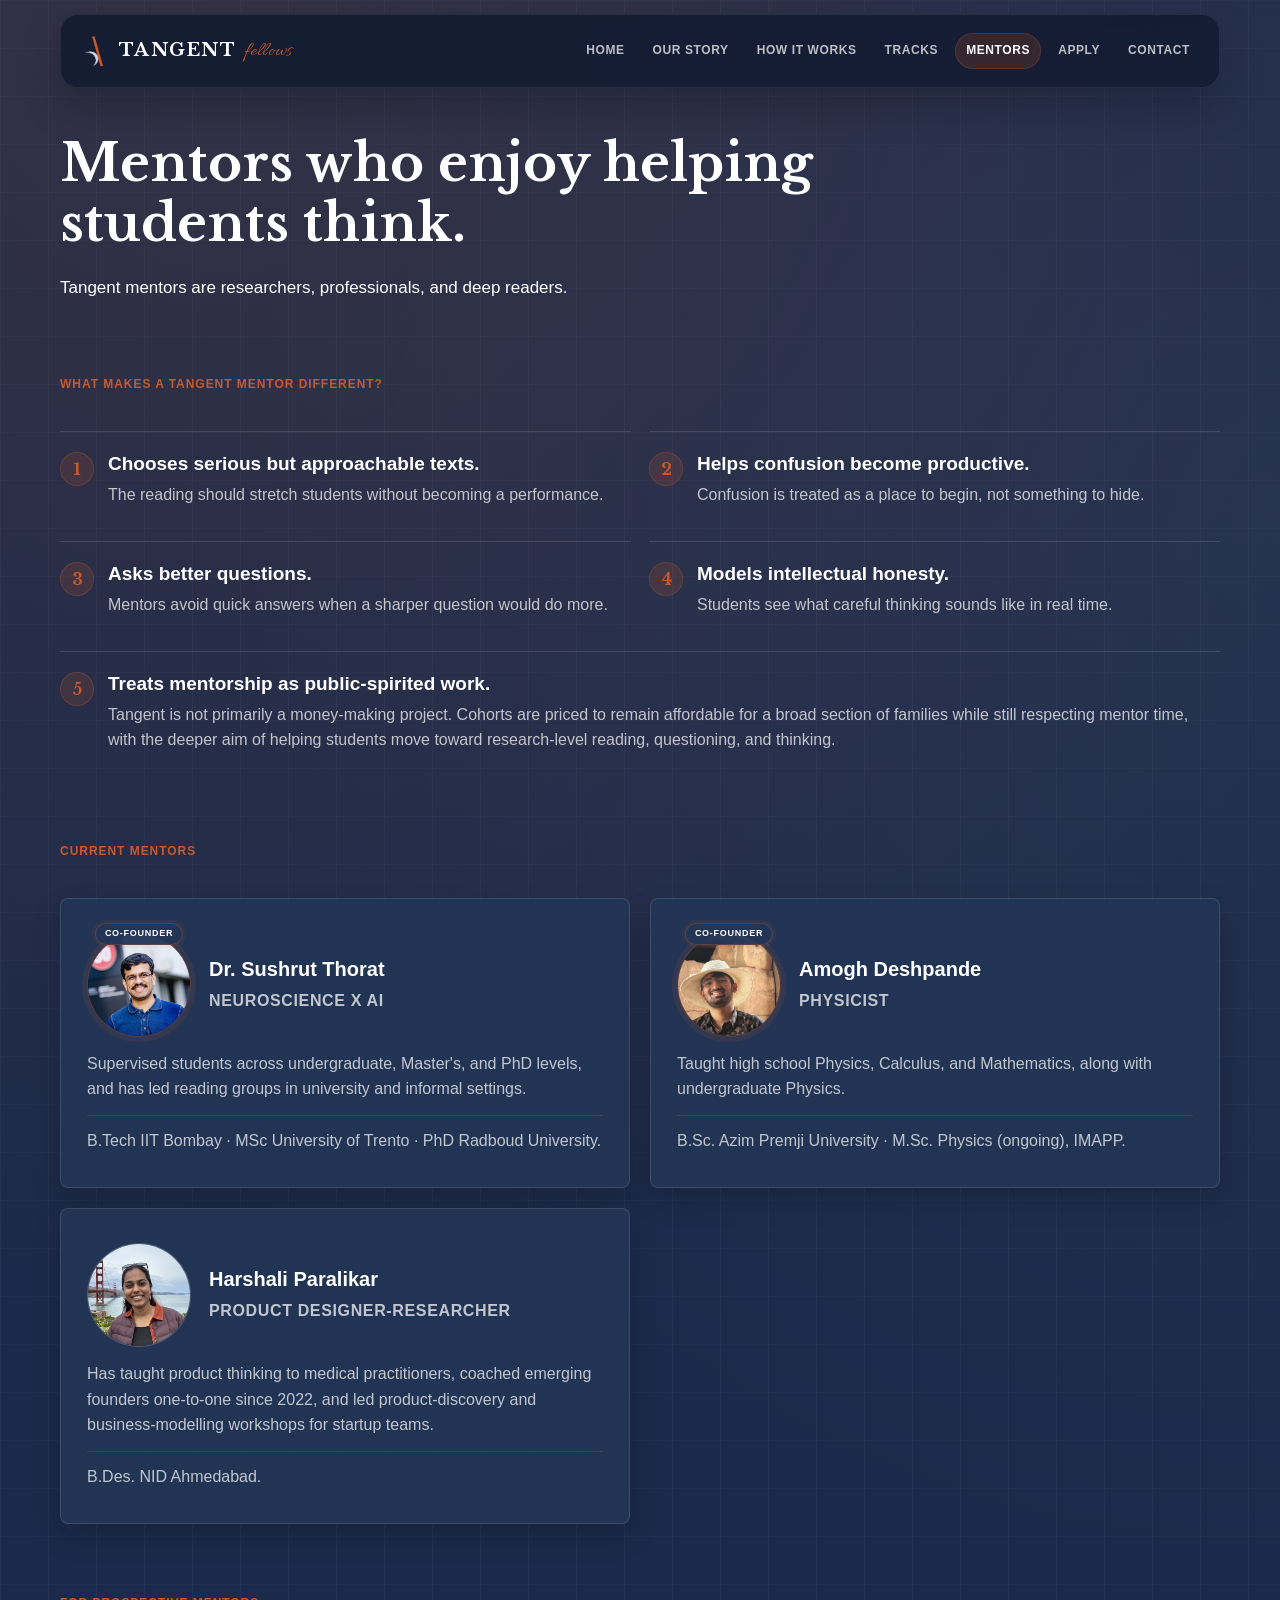
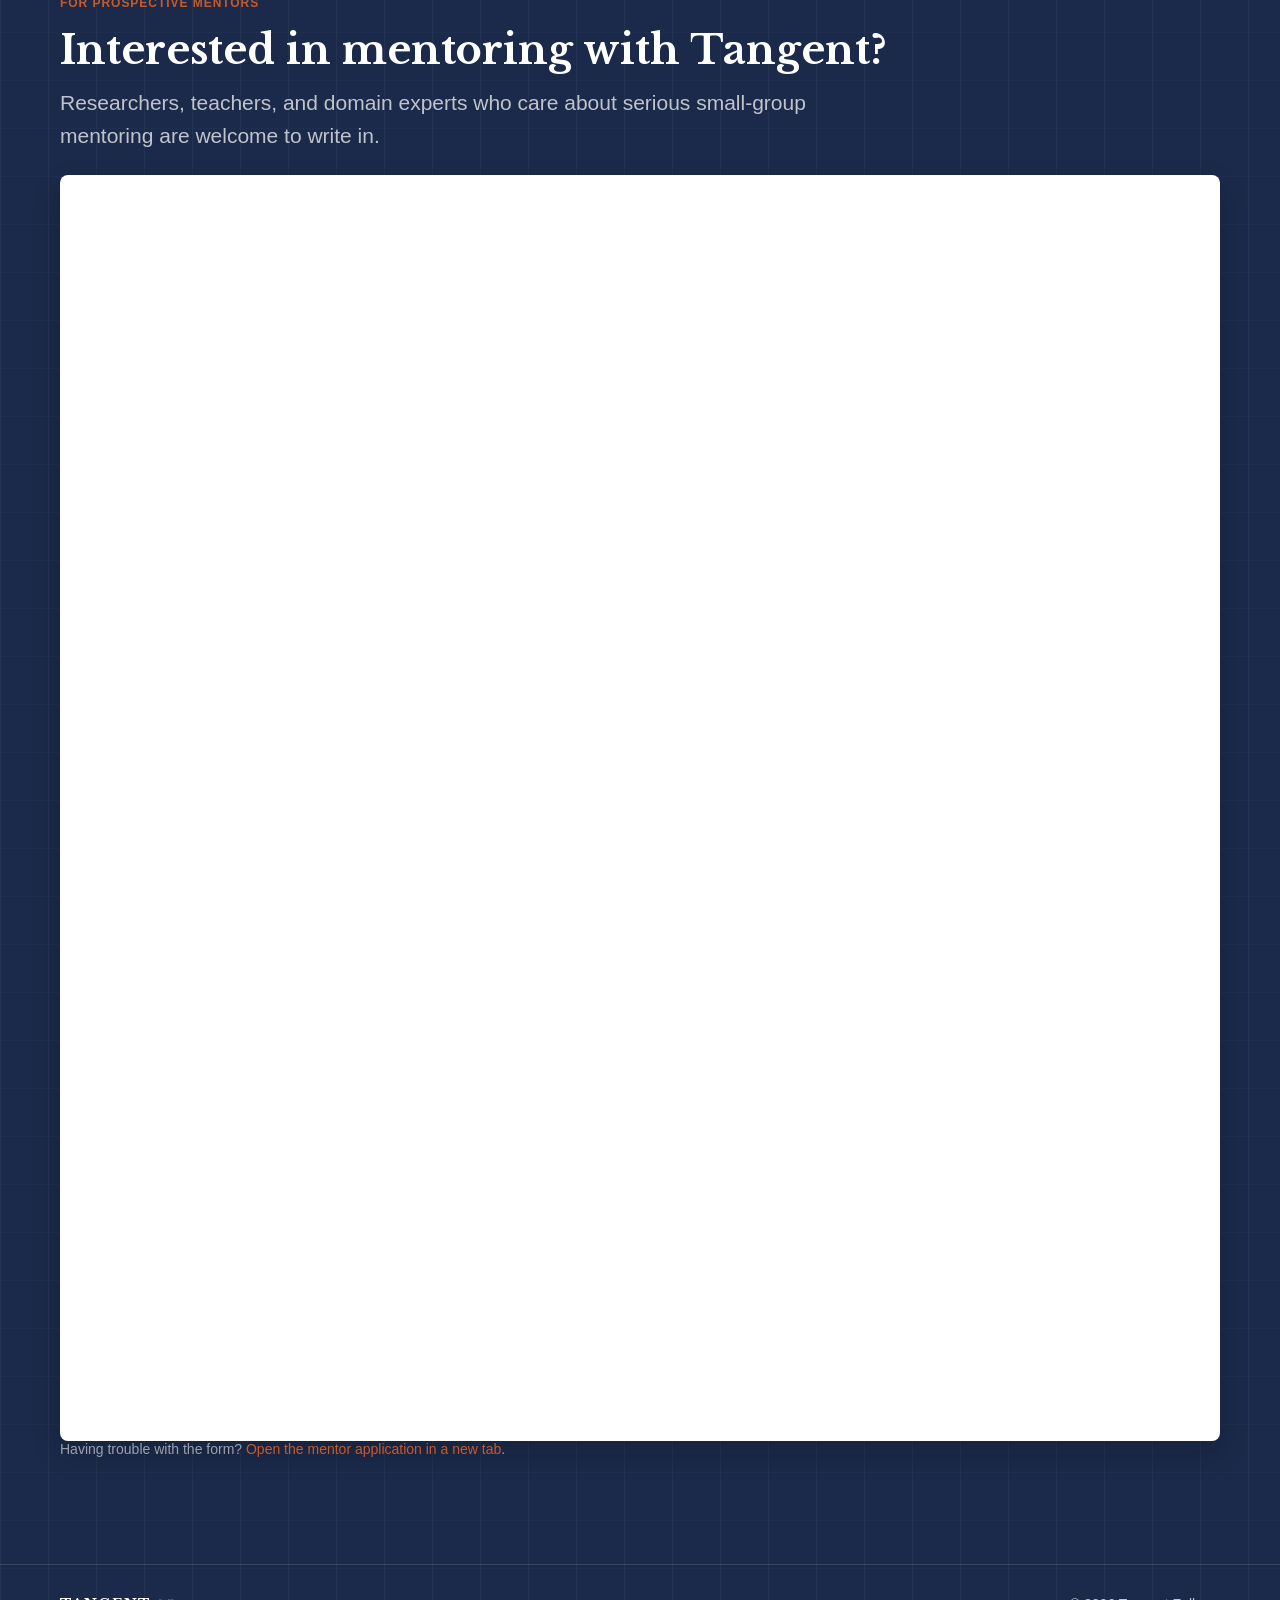
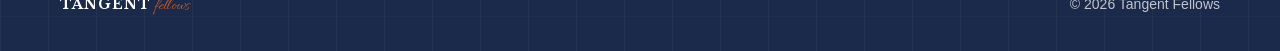
<file: mentors.html>
<!DOCTYPE html>
<html lang="en">
<head>
  <meta charset="UTF-8" />
  <meta name="viewport" content="width=device-width, initial-scale=1.0" />
  <meta name="robots" content="index, follow, max-image-preview:large, max-snippet:-1, max-video-preview:-1" />
  <title>Mentors | Tangent Fellows</title>
  <meta name="description" content="Meet the mentors behind Tangent Fellows: researchers, teachers, and deep readers." />
  <meta name="author" content="Tangent" />
  <meta name="theme-color" content="#1b2945" />
  <link rel="canonical" href="https://tangent-fellows.com/mentors.html" />
  <meta property="og:type" content="website" />
  <meta property="og:locale" content="en_IN" />
  <meta property="og:site_name" content="Tangent" />
  <meta property="og:title" content="Mentors | Tangent Fellows" />
  <meta property="og:description" content="Meet the mentors behind Tangent Fellows: researchers, teachers, and deep readers." />
  <meta property="og:url" content="https://tangent-fellows.com/mentors.html" />
  <meta property="og:image" content="https://tangent-fellows.com/hero-image.png" />
  <meta property="og:image:alt" content="Tangent Fellows social preview banner." />
  <meta property="og:image:width" content="1200" />
  <meta property="og:image:height" content="630" />
  <meta name="twitter:card" content="summary_large_image" />
  <meta name="twitter:title" content="Mentors | Tangent Fellows" />
  <meta name="twitter:description" content="Meet the mentors behind Tangent Fellows: researchers, teachers, and deep readers." />
  <meta name="twitter:image" content="https://tangent-fellows.com/hero-image.png" />
  <meta name="twitter:image:alt" content="Tangent Fellows social preview banner." />
  <link rel="icon" type="image/svg+xml" href="favicon.svg?v=20260502-favicon-clean" />
  <link rel="icon" type="image/png" sizes="48x48" href="favicon-48x48.png?v=20260502-favicon-clean" />
  <link rel="icon" type="image/png" sizes="32x32" href="favicon-32x32.png?v=20260502-favicon-clean" />
  <link rel="icon" type="image/png" sizes="16x16" href="favicon-16x16.png?v=20260502-favicon-clean" />
  <link rel="apple-touch-icon" sizes="180x180" href="apple-touch-icon.png?v=20260502-favicon-clean" />
  <link rel="shortcut icon" href="favicon.ico?v=20260502-favicon-clean" />
  <link rel="preload" href="fonts/libre-baskerville-700-latin.woff2" as="font" type="font/woff2" crossorigin />
  <link rel="preload" href="fonts/allura-latin.woff2" as="font" type="font/woff2" crossorigin />
  <link rel="stylesheet" href="styles.css?v=20260914-tally-contrast" />
  <script type="application/ld+json">
    {
      "@context": "https://schema.org",
      "@graph": [
        {
          "@type": "CollectionPage",
          "@id": "https://tangent-fellows.com/mentors.html#webpage",
          "url": "https://tangent-fellows.com/mentors.html",
          "name": "Mentors | Tangent Fellows",
          "description": "Meet the mentors behind Tangent Fellows: researchers, teachers, and deep readers.",
          "isPartOf": { "@id": "https://tangent-fellows.com/#website" },
          "about": { "@id": "https://tangent-fellows.com/#organization" },
          "breadcrumb": { "@id": "https://tangent-fellows.com/mentors.html#breadcrumb" },
          "inLanguage": "en"
        },
        {
          "@type": "BreadcrumbList",
          "@id": "https://tangent-fellows.com/mentors.html#breadcrumb",
          "itemListElement": [
            { "@type": "ListItem", "position": 1, "name": "Home", "item": "https://tangent-fellows.com/" },
            { "@type": "ListItem", "position": 2, "name": "Mentors", "item": "https://tangent-fellows.com/mentors.html" }
          ]
        }
      ]
    }
  </script>
</head>
<body>
<header class="site-header">
  <div class="container site-header-inner">
    <a class="brand" href="/" aria-label="Tangent home">
      <img class="brand-logo" src="logo_light.png" alt="" width="30" height="30" aria-hidden="true" />
      <span class="brand-word">TANGENT</span>
      <span class="brand-whisper" aria-hidden="true">fellows</span>
    </a>
    <nav class="main-nav" aria-label="Primary">
      <a href="/">Home</a>
      <a href="our-story.html">Our Story</a>
      <a href="how-it-works.html">How It Works</a>
      <a href="tracks.html">Tracks</a>
      <a class="active" href="mentors.html">Mentors</a>
      <a href="apply.html">Apply</a>
      <a href="contact.html">Contact</a>
    </nav>
  </div>
</header>

<main class="page">
  <section class="page-hero">
    <div class="container">
      <h1>Mentors who enjoy helping students think.</h1>
      <p>Tangent mentors are researchers, professionals, and deep readers.</p>
    </div>
  </section>

  <section>
    <div class="container">
      <div class="section-label">What makes a Tangent mentor different?</div>
      <div class="principles-grid mentor-principles">
        <article class="principle-item">
          <div class="principle-number">1</div>
          <div>
            <h3>Chooses serious but approachable texts.</h3>
            <p>The reading should stretch students without becoming a performance.</p>
          </div>
        </article>
        <article class="principle-item">
          <div class="principle-number">2</div>
          <div>
            <h3>Helps confusion become productive.</h3>
            <p>Confusion is treated as a place to begin, not something to hide.</p>
          </div>
        </article>
        <article class="principle-item">
          <div class="principle-number">3</div>
          <div>
            <h3>Asks better questions.</h3>
            <p>Mentors avoid quick answers when a sharper question would do more.</p>
          </div>
        </article>
        <article class="principle-item">
          <div class="principle-number">4</div>
          <div>
            <h3>Models intellectual honesty.</h3>
            <p>Students see what careful thinking sounds like in real time.</p>
          </div>
        </article>
        <article class="principle-item mentor-mission-principle">
          <div class="principle-number">5</div>
          <div>
            <h3>Treats mentorship as public-spirited work.</h3>
            <p>Tangent is not primarily a money-making project. Cohorts are priced to remain affordable for a broad section of families while still respecting mentor time, with the deeper aim of helping students move toward research-level reading, questioning, and thinking.</p>
          </div>
        </article>
      </div>
    </div>
  </section>

  <section>
    <div class="container">
      <div class="section-label">Current mentors</div>
      <div class="mentor-grid">
        <article class="mentor-card">
          <div class="mentor-head">
            <div class="mentor-photo mentor-photo-cofounder">
              <img src="images/mentor_portraits/sushrut_thorat-400.jpg" alt="Dr. Sushrut Thorat" width="400" height="400" loading="lazy" decoding="async" />
              <span class="cofounder-ring-label">Co-founder</span>
            </div>
            <div>
              <div class="mentor-name-row">
                <h3>Dr. Sushrut Thorat</h3>
              </div>
              <p class="profile-role">Neuroscience x AI</p>
            </div>
          </div>
          <p class="mentor-bio">Supervised students across undergraduate, Master's, and PhD levels, and has led reading groups in university and informal settings.</p>
          <p class="mentor-degree-list">B.Tech IIT Bombay · MSc University of Trento · PhD Radboud University.</p>
        </article>

        <article class="mentor-card">
          <div class="mentor-head">
            <div class="mentor-photo mentor-photo-cofounder">
              <img src="images/mentor_portraits/amogh_deshpande-400.jpg" alt="Amogh Deshpande" width="300" height="400" loading="lazy" decoding="async" />
              <span class="cofounder-ring-label">Co-founder</span>
            </div>
            <div>
              <div class="mentor-name-row">
                <h3>Amogh Deshpande</h3>
              </div>
              <p class="profile-role">Physicist</p>
            </div>
          </div>
          <p class="mentor-bio">Taught high school Physics, Calculus, and Mathematics, along with undergraduate Physics.</p>
          <p class="mentor-degree-list">B.Sc. Azim Premji University · M.Sc. Physics (ongoing), IMAPP.</p>
        </article>

        <article class="mentor-card">
          <div class="mentor-head">
            <div class="mentor-photo">
              <img src="images/mentor_portraits/harshali-400.jpg" alt="Harshali Paralikar" width="400" height="400" loading="lazy" decoding="async" />
            </div>
            <div>
              <div class="mentor-name-row">
                <h3>Harshali Paralikar</h3>
              </div>
              <p class="profile-role">Product Designer-Researcher</p>
            </div>
          </div>
          <p class="mentor-bio">Has taught product thinking to medical practitioners, coached emerging founders one-to-one since 2022, and led product-discovery and business-modelling workshops for startup teams.</p>
          <p class="mentor-degree-list">B.Des. NID Ahmedabad.</p>
        </article>
      </div>
    </div>
  </section>

  <section id="mentor-interest">
    <div class="container">
      <div class="section-label">For prospective mentors</div>
      <h2 class="section-title">Interested in mentoring with Tangent?</h2>
      <p class="section-intro">Researchers, teachers, and domain experts who care about serious small-group mentoring are welcome to write in.</p>

      <div class="form-wrap mentor-application">
        <iframe
          src="https://tally.so/embed/MeW6WY?alignLeft=1&amp;hideTitle=1&amp;dynamicHeight=1"
          loading="lazy"
          width="100%"
          height="1200"
          style="display:block;border:0;"
          title="Tangent mentor application"
        ></iframe>
      </div>
      <p class="label-hint mentor-application-help">Having trouble with the form? <a href="https://tally.so/r/MeW6WY" target="_blank" rel="noopener noreferrer">Open the mentor application in a new tab</a>.</p>
      <script async src="https://tally.so/widgets/embed.js"></script>
    </div>
  </section>
</main>

<footer class="page-footer">
  <div class="container page-footer-inner">
    <span class="footer-mark"><span class="footer-name">TANGENT</span><span class="footer-whisper" aria-hidden="true">fellows</span></span>
    <a class="footer-link" href="LICENSE">© 2026 Tangent Fellows</a>
  </div>
</footer>
<script>
  document.querySelectorAll(".mentor-photo img").forEach((img) => {
    img.addEventListener("error", () => {
      const initials = img.alt.split(" ").map((part) => part[0]).join("").slice(0, 2);
      const fallback = document.createElement("div");
      fallback.className = "mentor-placeholder";
      fallback.textContent = initials;
      img.parentElement.replaceWith(fallback);
    });
  });
</script>
</body>
</html>
</file>
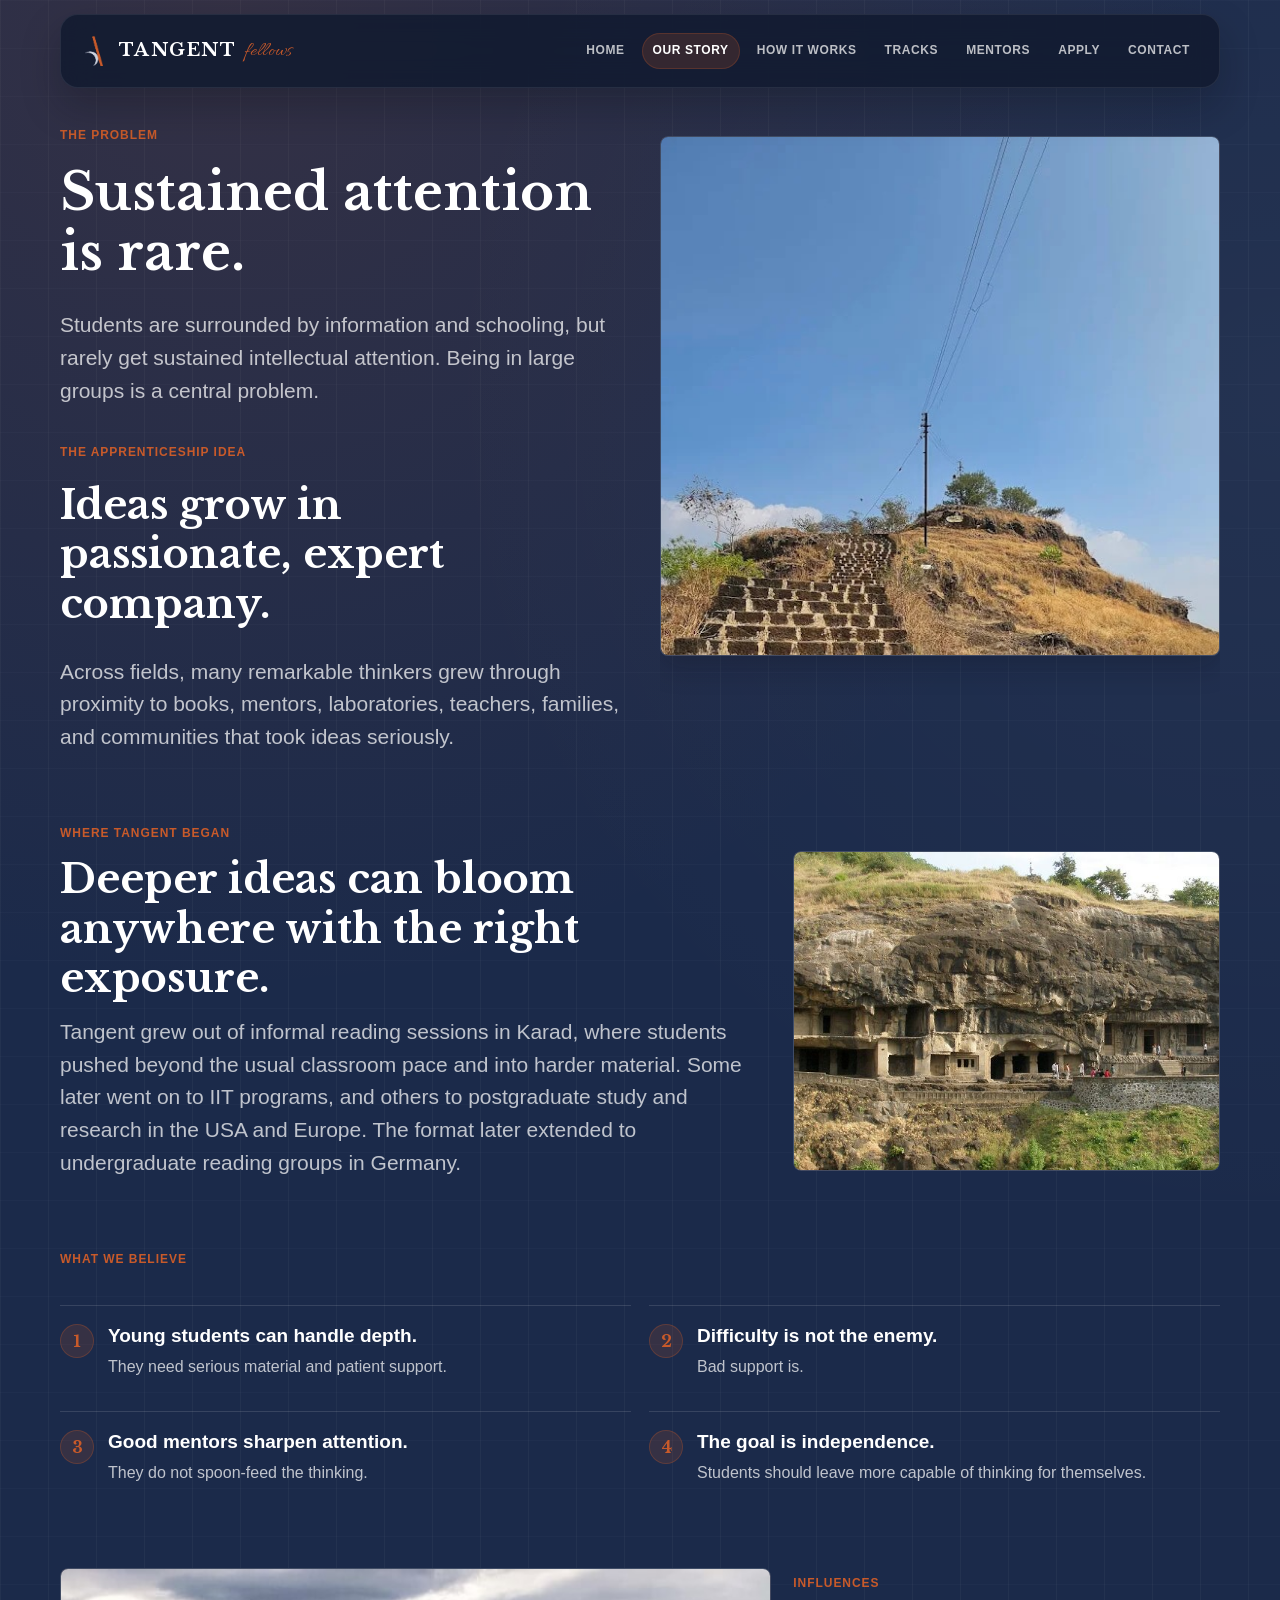
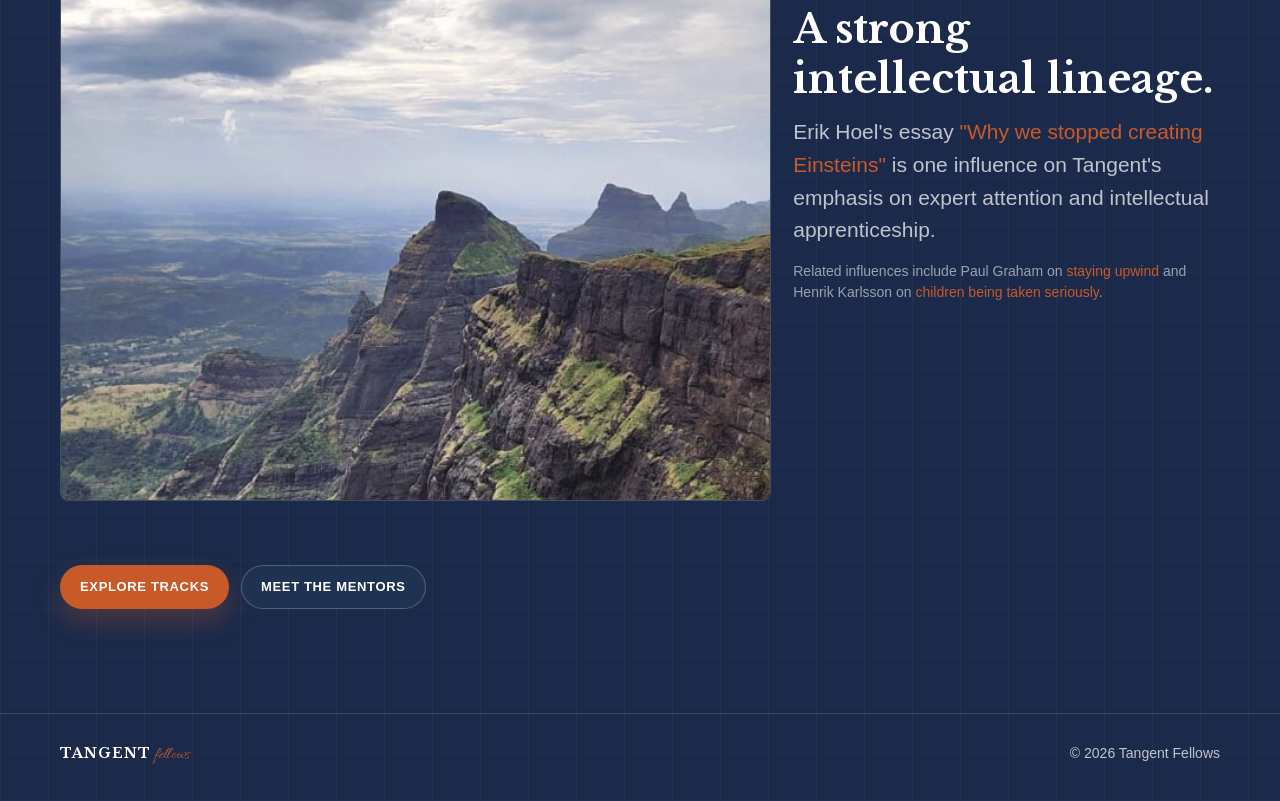
<file: our-story.html>
<!DOCTYPE html>
<html lang="en">
<head>
  <meta charset="UTF-8" />
  <meta name="viewport" content="width=device-width, initial-scale=1.0" />
  <meta name="robots" content="index, follow, max-image-preview:large, max-snippet:-1, max-video-preview:-1" />
  <title>Our Story | Tangent Fellows</title>
  <meta
    name="description"
    content="The story and beliefs behind Tangent Fellows, a small-group reading and discussion program for curious students."
  />
  <meta name="author" content="Tangent" />
  <meta name="theme-color" content="#1b2945" />
  <link rel="canonical" href="https://tangent-fellows.com/our-story.html" />
  <meta property="og:type" content="article" />
  <meta property="og:locale" content="en_IN" />
  <meta property="og:site_name" content="Tangent" />
  <meta property="og:title" content="Our Story | Tangent Fellows" />
  <meta property="og:description" content="Why Tangent Fellows exists, and the apprenticeship idea behind it." />
  <meta property="og:url" content="https://tangent-fellows.com/our-story.html" />
  <meta property="og:image" content="https://tangent-fellows.com/hero-image.png" />
  <meta property="og:image:alt" content="Tangent Fellows social preview banner." />
  <meta property="og:image:width" content="1200" />
  <meta property="og:image:height" content="630" />
  <meta name="twitter:card" content="summary_large_image" />
  <meta name="twitter:title" content="Our Story | Tangent Fellows" />
  <meta name="twitter:description" content="Why Tangent Fellows exists, and the apprenticeship idea behind it." />
  <meta name="twitter:image" content="https://tangent-fellows.com/hero-image.png" />
  <meta name="twitter:image:alt" content="Tangent Fellows social preview banner." />
  <link rel="icon" type="image/svg+xml" href="favicon.svg?v=20260502-favicon-clean" />
  <link rel="icon" type="image/png" sizes="48x48" href="favicon-48x48.png?v=20260502-favicon-clean" />
  <link rel="icon" type="image/png" sizes="32x32" href="favicon-32x32.png?v=20260502-favicon-clean" />
  <link rel="icon" type="image/png" sizes="16x16" href="favicon-16x16.png?v=20260502-favicon-clean" />
  <link rel="apple-touch-icon" sizes="180x180" href="apple-touch-icon.png?v=20260502-favicon-clean" />
  <link rel="shortcut icon" href="favicon.ico?v=20260502-favicon-clean" />
  <link rel="preload" href="fonts/libre-baskerville-700-latin.woff2" as="font" type="font/woff2" crossorigin />
  <link rel="preload" href="fonts/allura-latin.woff2" as="font" type="font/woff2" crossorigin />
  <link rel="stylesheet" href="styles.css?v=20260623-track-panels" />
  <script type="application/ld+json">
    {
      "@context": "https://schema.org",
      "@graph": [
        {
          "@type": "AboutPage",
          "@id": "https://tangent-fellows.com/our-story.html#webpage",
          "url": "https://tangent-fellows.com/our-story.html",
          "name": "Our Story | Tangent Fellows",
          "description": "The story and beliefs behind Tangent Fellows, a small-group reading and discussion program for curious students.",
          "isPartOf": { "@id": "https://tangent-fellows.com/#website" },
          "about": { "@id": "https://tangent-fellows.com/#organization" },
          "breadcrumb": { "@id": "https://tangent-fellows.com/our-story.html#breadcrumb" },
          "inLanguage": "en"
        },
        {
          "@type": "BreadcrumbList",
          "@id": "https://tangent-fellows.com/our-story.html#breadcrumb",
          "itemListElement": [
            { "@type": "ListItem", "position": 1, "name": "Home", "item": "https://tangent-fellows.com/" },
            { "@type": "ListItem", "position": 2, "name": "Our Story", "item": "https://tangent-fellows.com/our-story.html" }
          ]
        }
      ]
    }
  </script>
</head>
<body>
<header class="site-header">
  <div class="container site-header-inner">
    <a class="brand" href="/" aria-label="Tangent home">
      <img class="brand-logo" src="logo_light.png" alt="" width="30" height="30" aria-hidden="true" />
      <span class="brand-word">TANGENT</span>
      <span class="brand-whisper" aria-hidden="true">fellows</span>
    </a>
    <nav class="main-nav" aria-label="Primary">
      <a href="/">Home</a>
      <a class="active" href="our-story.html">Our Story</a>
      <a href="how-it-works.html">How It Works</a>
      <a href="tracks.html">Tracks</a>
      <a href="mentors.html">Mentors</a>
      <a href="apply.html">Apply</a>
      <a href="contact.html">Contact</a>
    </nav>
  </div>
</header>

<main class="page page-story">
  <section class="page-hero">
    <div class="container story-opening-grid">
      <div class="story-opening-stack">
        <article class="story-opening-block">
          <div class="section-label">The problem</div>
          <h1 class="section-title story-opening-title">Sustained attention is rare.</h1>
          <p class="section-intro">Students are surrounded by information and schooling, but rarely get sustained intellectual attention. Being in large groups is a central problem.</p>
        </article>
        <article class="story-opening-block">
          <div class="section-label">The apprenticeship idea</div>
          <h2 class="section-title story-opening-title">Ideas grow in passionate, expert company.</h2>
          <p class="section-intro">Across fields, many remarkable thinkers grew through proximity to books, mentors, laboratories, teachers, families, and communities that took ideas seriously.</p>
        </article>
      </div>
      <div class="visual-card story-visual story-opening-visual">
        <div class="image-frame story-opening-image" data-fallback="Sahyadri landscape">
          <img class="image-cover story-opening-photo" src="images/sahyadri-4.jpg" alt="The Sahyadri hills near Karad, where Tangent began." width="574" height="1020" decoding="async" />
        </div>
      </div>
    </div>
  </section>

  <section>
    <div class="container story-pair">
      <div>
        <div class="section-label">where tangent began</div>
        <h2 class="section-title">Deeper ideas can bloom anywhere with the right exposure.</h2>
        <p class="section-intro">Tangent grew out of informal reading sessions in Karad, where students pushed beyond the usual classroom pace and into harder material. Some later went on to IIT programs, and others to postgraduate study and research in the USA and Europe. The format later extended to undergraduate reading groups in Germany.</p>
      </div>
      <div class="visual-card story-visual story-origin-visual">
        <div class="image-frame ratio-landscape" data-fallback="Karad and Sahyadri">
          <img class="image-cover" src="images/sahyadri-2.jpg" alt="Landscape near Karad and the Sahyadri hills" width="840" height="425" loading="lazy" decoding="async" />
        </div>
      </div>
    </div>
  </section>

  <section>
    <div class="container">
      <div class="section-label">What we believe</div>
      <div class="principles-grid">
        <article class="principle-item">
          <div class="principle-number">1</div>
          <div>
          <h3>Young students can handle depth.</h3>
          <p>They need serious material and patient support.</p>
          </div>
        </article>
        <article class="principle-item">
          <div class="principle-number">2</div>
          <div>
          <h3>Difficulty is not the enemy.</h3>
          <p>Bad support is.</p>
          </div>
        </article>
        <article class="principle-item">
          <div class="principle-number">3</div>
          <div>
          <h3>Good mentors sharpen attention.</h3>
          <p>They do not spoon-feed the thinking.</p>
          </div>
        </article>
        <article class="principle-item">
          <div class="principle-number">4</div>
          <div>
          <h3>The goal is independence.</h3>
          <p>Students should leave more capable of thinking for themselves.</p>
          </div>
        </article>
      </div>
    </div>
  </section>

  <section>
    <div class="container story-pair">
      <div class="visual-card story-visual">
        <div class="image-frame ratio-landscape" data-fallback="Sahyadri hills">
          <img class="image-cover" src="images/sahyadri-3.jpg" alt="A vertical view of the Sahyadri landscape" width="600" height="750" loading="lazy" decoding="async" />
        </div>
      </div>
      <div>
        <div class="section-label">Influences</div>
        <h2 class="section-title">A strong intellectual lineage.</h2>
        <p class="section-intro">Erik Hoel's essay <a href="https://www.theintrinsicperspective.com/p/why-we-stopped-making-einsteins">"Why we stopped creating Einsteins"</a> is one influence on Tangent's emphasis on expert attention and intellectual apprenticeship.</p>
        <p class="notice">Related influences include Paul Graham on <a href="https://www.paulgraham.com/hs.html?viewfullsite=1">staying upwind</a> and Henrik Karlsson on <a href="https://www.henrikkarlsson.xyz/p/childhoods">children being taken seriously</a>.</p>
      </div>
    </div>
  </section>

  <section>
    <div class="container story-cta-container">
      <div class="hero-actions">
        <a class="button" href="tracks.html">Explore Tracks</a>
        <a class="button-secondary" href="mentors.html">Meet the Mentors</a>
      </div>
    </div>
  </section>
</main>

<footer class="page-footer">
  <div class="container page-footer-inner">
    <span class="footer-mark"><span class="footer-name">TANGENT</span><span class="footer-whisper" aria-hidden="true">fellows</span></span>
    <a class="footer-link" href="LICENSE">© 2026 Tangent Fellows</a>
  </div>
</footer>
<script>
  document.querySelectorAll(".image-frame img").forEach((img) => {
    img.addEventListener("error", () => img.parentElement.classList.add("is-missing"));
  });
</script>
</body>
</html>
</file>
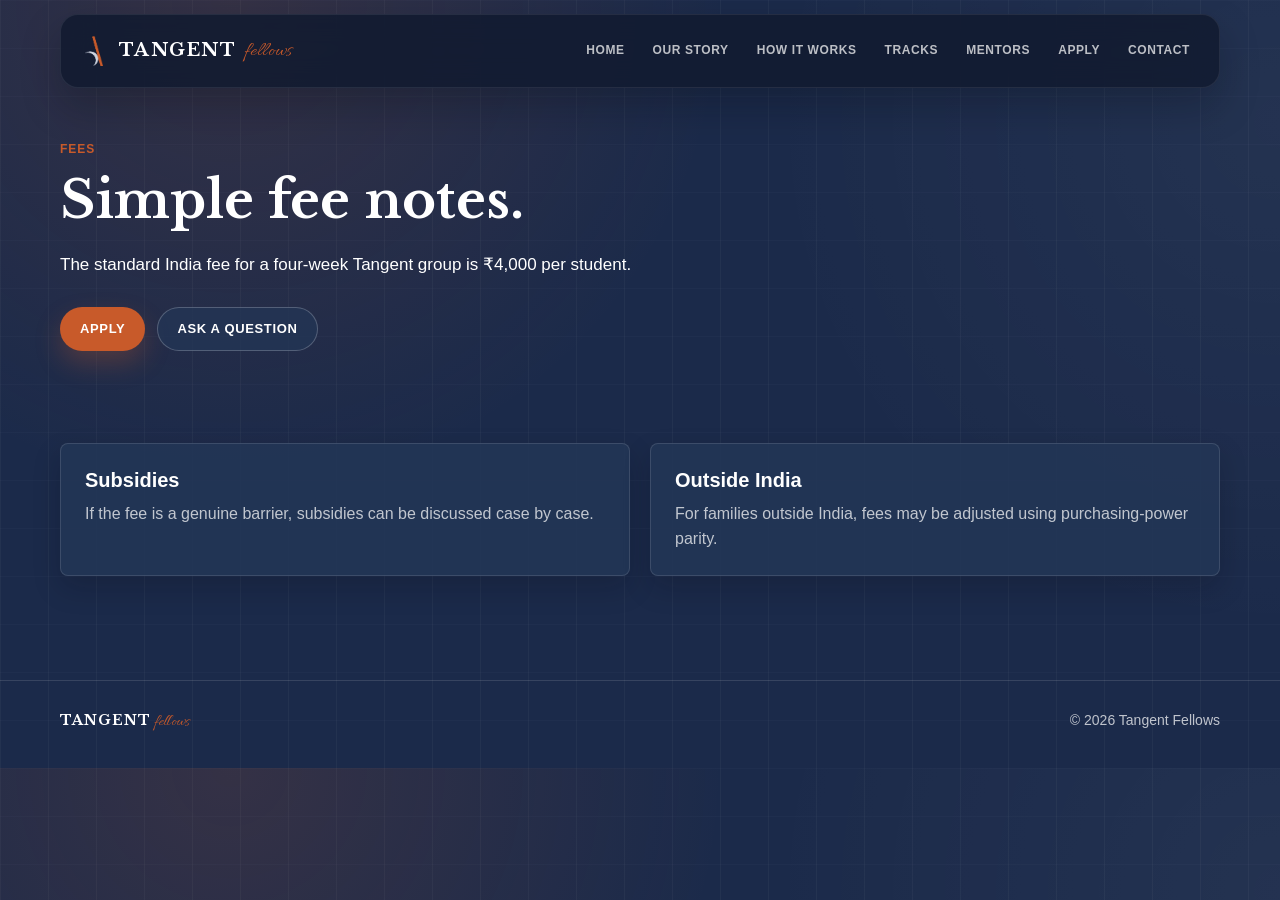
<file: pricing.html>
<!DOCTYPE html>
<html lang="en">
<head>
  <meta charset="UTF-8" />
  <meta name="viewport" content="width=device-width, initial-scale=1.0" />
  <!-- Deliberately excluded from search; see SEARCH_INDEXING.md. -->
  <meta name="robots" content="noindex, follow" />
  <title>Fees | Tangent</title>
  <meta
    name="description"
    content="Fees for Tangent Fellows groups, including standard pricing, subsidies, and purchasing-power adjustments."
  />
  <meta name="author" content="Tangent" />
  <meta name="theme-color" content="#1b2945" />
  <link rel="canonical" href="https://tangent-fellows.com/pricing.html" />
  <meta property="og:type" content="website" />
  <meta property="og:site_name" content="Tangent" />
  <meta property="og:title" content="Fees | Tangent Fellows" />
  <meta property="og:description" content="Fees for Tangent Fellows groups, including standard pricing, subsidies, and purchasing-power adjustments." />
  <meta property="og:url" content="https://tangent-fellows.com/pricing.html" />
  <meta property="og:image" content="https://tangent-fellows.com/hero-image.png" />
  <meta property="og:image:alt" content="Tangent Fellows social preview banner." />
  <meta property="og:image:width" content="1200" />
  <meta property="og:image:height" content="630" />
  <meta name="twitter:card" content="summary_large_image" />
  <meta name="twitter:title" content="Fees | Tangent Fellows" />
  <meta name="twitter:description" content="Fees for Tangent Fellows groups, including standard pricing, subsidies, and purchasing-power adjustments." />
  <meta name="twitter:image" content="https://tangent-fellows.com/hero-image.png" />
  <meta name="twitter:image:alt" content="Tangent Fellows social preview banner." />
  <link rel="icon" type="image/svg+xml" href="favicon.svg?v=20260502-favicon-clean" />
  <link rel="icon" type="image/png" sizes="48x48" href="favicon-48x48.png?v=20260502-favicon-clean" />
  <link rel="icon" type="image/png" sizes="32x32" href="favicon-32x32.png?v=20260502-favicon-clean" />
  <link rel="icon" type="image/png" sizes="16x16" href="favicon-16x16.png?v=20260502-favicon-clean" />
  <link rel="apple-touch-icon" sizes="180x180" href="apple-touch-icon.png?v=20260502-favicon-clean" />
  <link rel="shortcut icon" href="favicon.ico?v=20260502-favicon-clean" />
  <link rel="stylesheet" href="styles.css?v=20260623-track-panels" />
</head>
<body>
<header class="site-header">
  <div class="container site-header-inner">
    <a class="brand" href="/" aria-label="Tangent home">
      <img class="brand-logo" src="logo_light.png" alt="" width="30" height="30" aria-hidden="true" />
      <span class="brand-word">TANGENT</span>
      <span class="brand-whisper" aria-hidden="true">fellows</span>
    </a>
    <nav class="main-nav" aria-label="Primary">
      <a href="/">Home</a>
      <a href="our-story.html">Our Story</a>
      <a href="how-it-works.html">How It Works</a>
      <a href="tracks.html">Tracks</a>
      <a href="mentors.html">Mentors</a>
      <a href="apply.html">Apply</a>
      <a href="contact.html">Contact</a>
    </nav>
  </div>
</header>

<main class="page">
  <section class="page-hero">
    <div class="container">
      <div class="hero-eyebrow">Fees</div>
      <h1>Simple fee notes.</h1>
      <p>The standard India fee for a four-week Tangent group is ₹4,000 per student.</p>
      <div class="hero-actions">
        <a class="button" href="apply.html">Apply</a>
        <a class="button-secondary" href="contact.html">Ask a question</a>
      </div>
    </div>
  </section>

  <section>
    <div class="container grid-2">
      <article class="card">
        <h3>Subsidies</h3>
        <p>If the fee is a genuine barrier, subsidies can be discussed case by case.</p>
      </article>
      <article class="card">
        <h3>Outside India</h3>
        <p>For families outside India, fees may be adjusted using purchasing-power parity.</p>
      </article>
    </div>
  </section>
</main>

<footer class="page-footer">
  <div class="container page-footer-inner">
    <span class="footer-mark"><span class="footer-name">TANGENT</span><span class="footer-whisper" aria-hidden="true">fellows</span></span>
    <a class="footer-link" href="LICENSE">© 2026 Tangent Fellows</a>
  </div>
</footer>
</body>
</html>
</file>
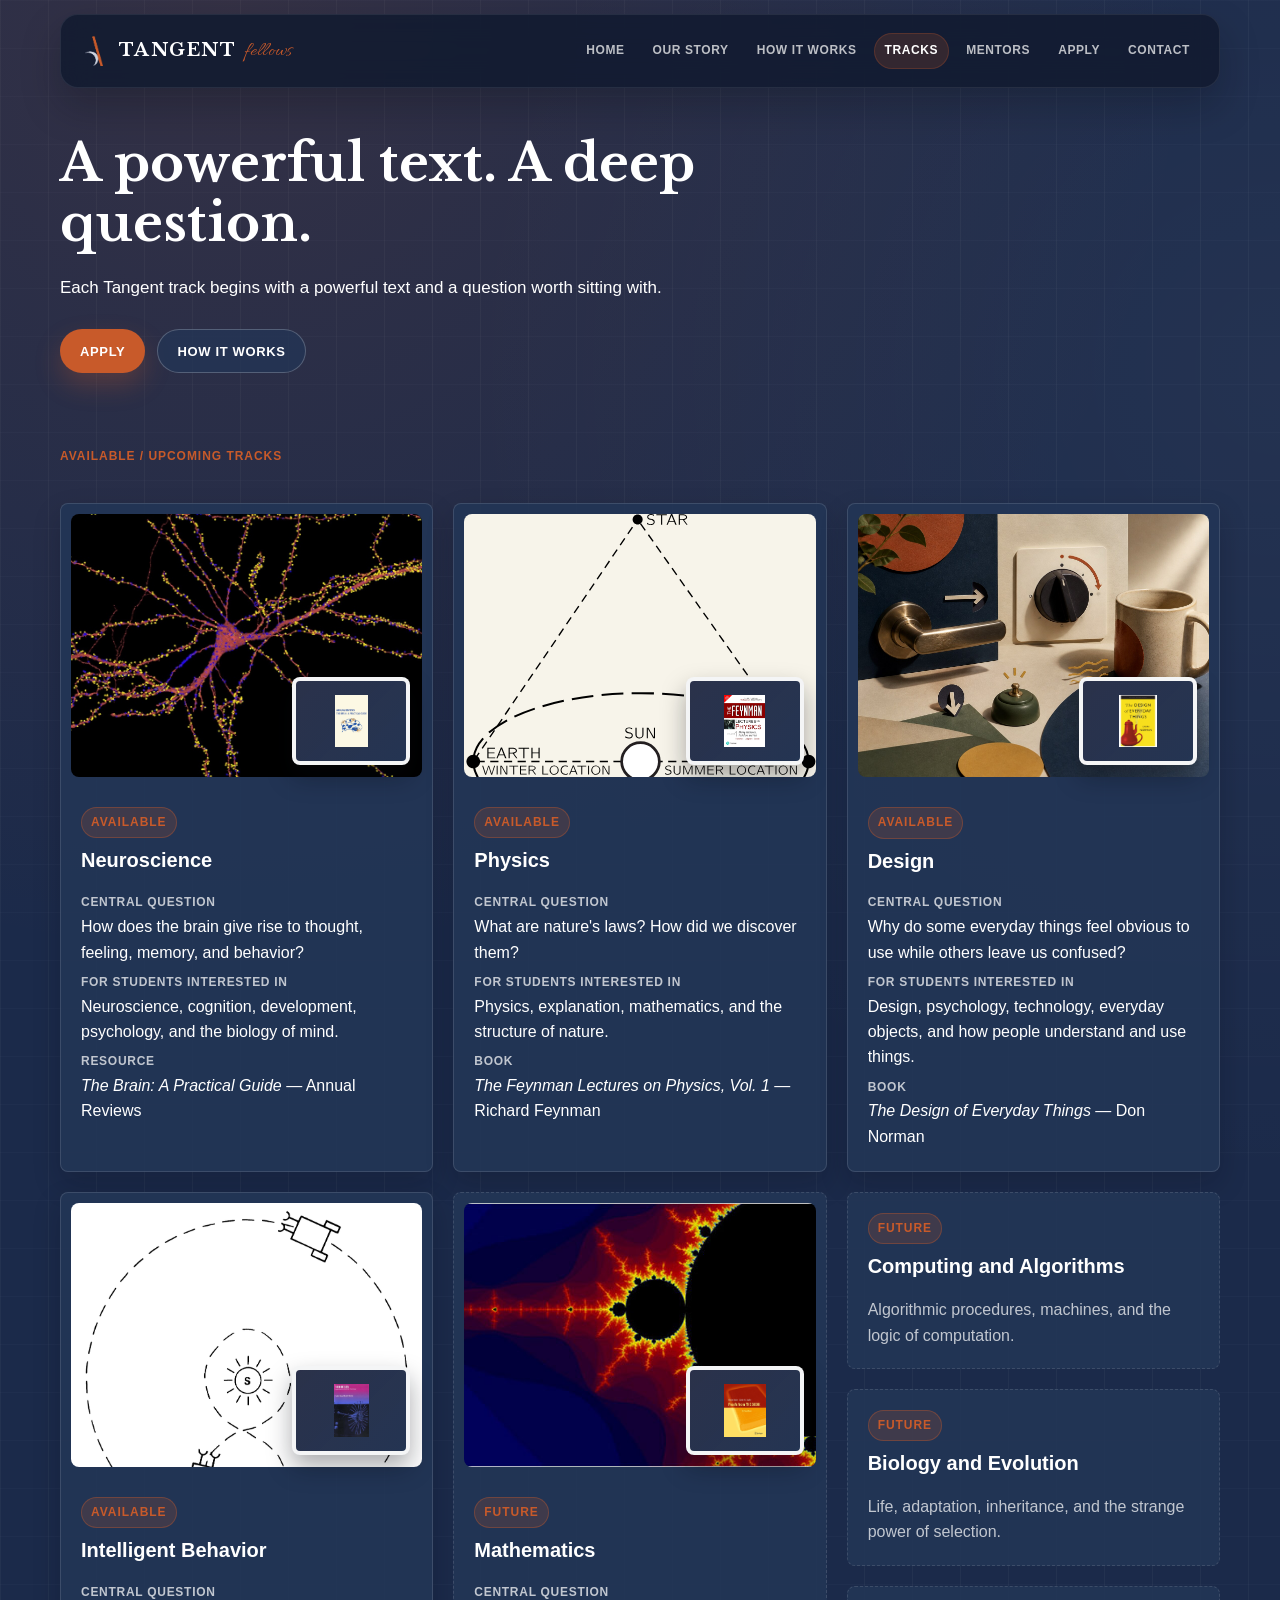
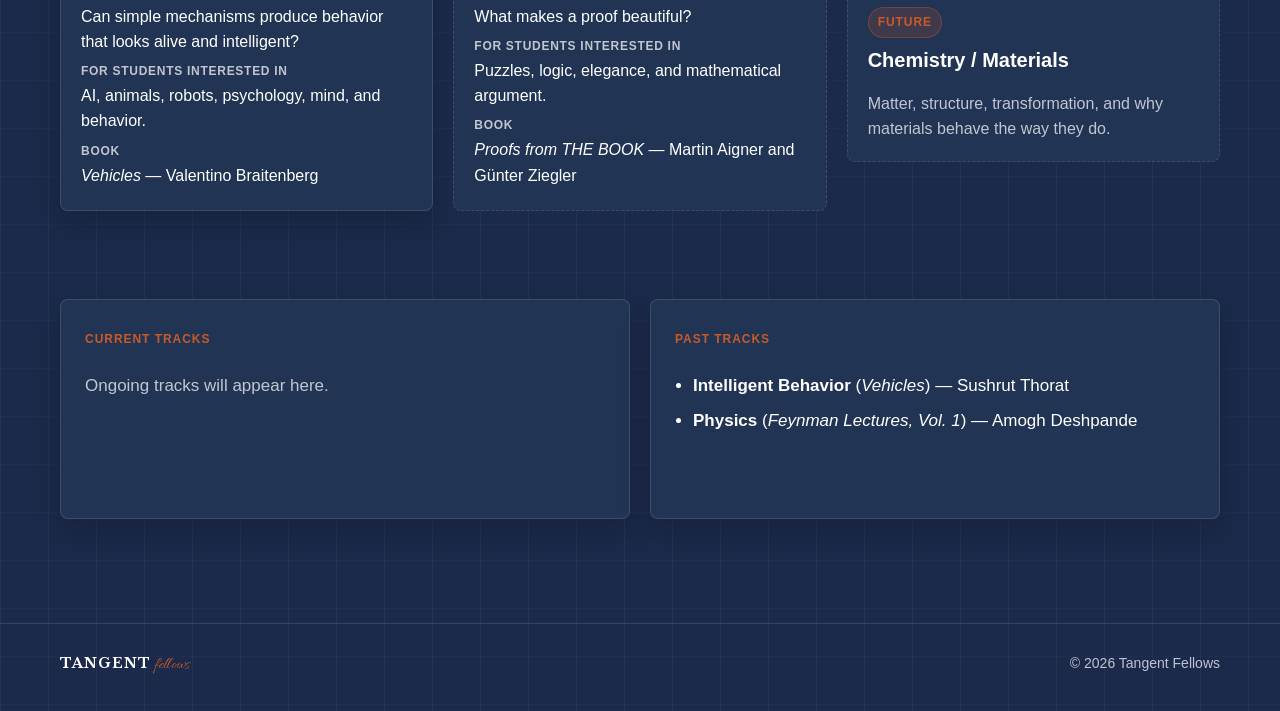
<file: tracks.html>
<!DOCTYPE html>
<html lang="en">
<head>
  <meta charset="UTF-8" />
  <meta name="viewport" content="width=device-width, initial-scale=1.0" />
  <meta name="robots" content="index, follow, max-image-preview:large, max-snippet:-1, max-video-preview:-1" />
  <title>Reading Tracks | Tangent Fellows</title>
  <meta
    name="description"
    content="Explore Tangent Fellows tracks in intelligent behavior, physics, neuroscience, design, and mathematics."
  />
  <meta name="author" content="Tangent" />
  <meta name="theme-color" content="#1b2945" />
  <link rel="canonical" href="https://tangent-fellows.com/tracks.html" />
  <meta property="og:type" content="website" />
  <meta property="og:locale" content="en_IN" />
  <meta property="og:site_name" content="Tangent" />
  <meta property="og:title" content="Tracks | Tangent Fellows" />
  <meta property="og:description" content="Available and upcoming Tangent Fellows tracks built around serious books and deep questions." />
  <meta property="og:url" content="https://tangent-fellows.com/tracks.html" />
  <meta property="og:image" content="https://tangent-fellows.com/hero-image.png" />
  <meta property="og:image:alt" content="Tangent Fellows social preview banner." />
  <meta property="og:image:width" content="1200" />
  <meta property="og:image:height" content="630" />
  <meta name="twitter:card" content="summary_large_image" />
  <meta name="twitter:title" content="Tracks | Tangent Fellows" />
  <meta name="twitter:description" content="Available and upcoming Tangent Fellows tracks built around serious books and deep questions." />
  <meta name="twitter:image" content="https://tangent-fellows.com/hero-image.png" />
  <meta name="twitter:image:alt" content="Tangent Fellows social preview banner." />
  <link rel="icon" type="image/svg+xml" href="favicon.svg?v=20260502-favicon-clean" />
  <link rel="icon" type="image/png" sizes="48x48" href="favicon-48x48.png?v=20260502-favicon-clean" />
  <link rel="icon" type="image/png" sizes="32x32" href="favicon-32x32.png?v=20260502-favicon-clean" />
  <link rel="icon" type="image/png" sizes="16x16" href="favicon-16x16.png?v=20260502-favicon-clean" />
  <link rel="apple-touch-icon" sizes="180x180" href="apple-touch-icon.png?v=20260502-favicon-clean" />
  <link rel="shortcut icon" href="favicon.ico?v=20260502-favicon-clean" />
  <link rel="preload" href="fonts/libre-baskerville-700-latin.woff2" as="font" type="font/woff2" crossorigin />
  <link rel="preload" href="fonts/allura-latin.woff2" as="font" type="font/woff2" crossorigin />
  <link rel="stylesheet" href="styles.css?v=20260831-design-track" />
  <script type="application/ld+json">
    {
      "@context": "https://schema.org",
      "@graph": [
        {
          "@type": "CollectionPage",
          "@id": "https://tangent-fellows.com/tracks.html#webpage",
          "url": "https://tangent-fellows.com/tracks.html",
          "name": "Reading Tracks | Tangent Fellows",
          "description": "Explore Tangent Fellows tracks in intelligent behavior, physics, neuroscience, design, and mathematics.",
          "isPartOf": { "@id": "https://tangent-fellows.com/#website" },
          "about": { "@id": "https://tangent-fellows.com/#organization" },
          "breadcrumb": { "@id": "https://tangent-fellows.com/tracks.html#breadcrumb" },
          "inLanguage": "en"
        },
        {
          "@type": "BreadcrumbList",
          "@id": "https://tangent-fellows.com/tracks.html#breadcrumb",
          "itemListElement": [
            { "@type": "ListItem", "position": 1, "name": "Home", "item": "https://tangent-fellows.com/" },
            { "@type": "ListItem", "position": 2, "name": "Tracks", "item": "https://tangent-fellows.com/tracks.html" }
          ]
        }
      ]
    }
  </script>
</head>
<body>
<header class="site-header">
  <div class="container site-header-inner">
    <a class="brand" href="/" aria-label="Tangent home">
      <img class="brand-logo" src="logo_light.png" alt="" width="30" height="30" aria-hidden="true" />
      <span class="brand-word">TANGENT</span>
      <span class="brand-whisper" aria-hidden="true">fellows</span>
    </a>
    <nav class="main-nav" aria-label="Primary">
      <a href="/">Home</a>
      <a href="our-story.html">Our Story</a>
      <a href="how-it-works.html">How It Works</a>
      <a class="active" href="tracks.html">Tracks</a>
      <a href="mentors.html">Mentors</a>
      <a href="apply.html">Apply</a>
      <a href="contact.html">Contact</a>
    </nav>
  </div>
</header>

<main class="page">
  <section class="page-hero">
    <div class="container">
      <h1>A powerful text. A deep question.</h1>
      <p>Each Tangent track begins with a powerful text and a question worth sitting with.</p>
      <div class="hero-actions">
        <a class="button" href="apply.html">Apply</a>
        <a class="button-secondary" href="how-it-works.html">How It Works</a>
      </div>
    </div>
  </section>

  <section>
    <div class="container">
      <div class="section-label">Available / Upcoming Tracks</div>
      <div class="track-grid">
        <article class="track-card">
          <div class="mini-media mini-media-diagram">
            <div class="image-frame ratio-landscape" data-fallback="Neuron with incoming synapses">
              <img class="image-cover image-cover-diagram" src="images/neuroscience-incoming-synapses.jpg" alt="A neuron receiving thousands of incoming synaptic connections" width="800" height="600" loading="lazy" decoding="async" />
            </div>
            <div class="image-frame ratio-book inset-book" data-fallback="The Brain: A Practical Guide cover">
              <img class="image-contain" src="images/annual-reviews-brain-guide-cover.png" alt="Cover of The Brain: A Practical Guide by Annual Reviews" width="741" height="1200" loading="lazy" decoding="async" />
            </div>
          </div>
          <div class="track-card-body">
            <span class="status-badge">Available</span>
            <h3>Neuroscience</h3>
            <div class="track-meta">
              <p><strong>Central question</strong>How does the brain give rise to thought, feeling, memory, and behavior?</p>
              <p><strong>For students interested in</strong>Neuroscience, cognition, development, psychology, and the biology of mind.</p>
              <p><strong>Resource</strong><em>The Brain: A Practical Guide</em> — Annual Reviews</p>
            </div>
          </div>
        </article>

        <article class="track-card">
          <div class="mini-media mini-media-diagram">
            <div class="image-frame image-frame-paper ratio-landscape" data-fallback="Feynman lectures diagrams">
              <img class="image-cover image-cover-diagram" src="images/feynman-lectures-diagrams.svgz" alt="Diagram pages from The Feynman Lectures on Physics" width="136" height="123" loading="lazy" decoding="async" />
            </div>
            <div class="image-frame ratio-book inset-book" data-fallback="Feynman Lectures cover">
              <img class="image-contain" src="images/feynman-lectures.jpg" alt="Cover of The Feynman Lectures on Physics, Volume 1" width="1165" height="1500" loading="lazy" decoding="async" />
            </div>
          </div>
          <div class="track-card-body">
            <span class="status-badge">Available</span>
            <h3>Physics</h3>
            <div class="track-meta">
              <p><strong>Central question</strong>What are nature's laws? How did we discover them?</p>
              <p><strong>For students interested in</strong>Physics, explanation, mathematics, and the structure of nature.</p>
              <p><strong>Book</strong><em>The Feynman Lectures on Physics, Vol. 1</em> — Richard Feynman</p>
            </div>
          </div>
        </article>

        <article class="track-card">
          <div class="mini-media mini-media-diagram">
            <div class="image-frame ratio-landscape" data-fallback="Everyday design and affordances">
              <img class="image-cover" src="images/design-everyday-things-banner.jpg" alt="Everyday handles, controls, and objects illustrating affordances and feedback" width="1400" height="1050" loading="lazy" decoding="async" />
            </div>
            <div class="image-frame ratio-book inset-book" data-fallback="The Design of Everyday Things cover">
              <img class="image-contain" src="images/design-of-everyday-things-cover-800.jpg" alt="Cover of The Design of Everyday Things by Don Norman" width="800" height="1131" loading="lazy" decoding="async" />
            </div>
          </div>
          <div class="track-card-body">
            <span class="status-badge">Available</span>
            <h3>Design</h3>
            <div class="track-meta">
              <p><strong>Central question</strong>Why do some everyday things feel obvious to use while others leave us confused?</p>
              <p><strong>For students interested in</strong>Design, psychology, technology, everyday objects, and how people understand and use things.</p>
              <p><strong>Book</strong><em>The Design of Everyday Things</em> — Don Norman</p>
            </div>
          </div>
        </article>

        <article class="track-card track-card-featured">
          <div class="mini-media mini-media-diagram">
            <div class="image-frame ratio-landscape" data-fallback="Braitenberg vehicle diagram">
              <img class="image-cover" src="images/braitenberg-vehicle-diagram.png" alt="Diagram of Braitenberg vehicles and their simple sensor-motor wiring" width="1017" height="1020" loading="lazy" decoding="async" />
            </div>
            <div class="image-frame ratio-book inset-book" data-fallback="Vehicles cover">
              <img class="image-contain" src="images/braitenberg-vehicles-cover.jpg" alt="Cover of Vehicles by Valentino Braitenberg" width="657" height="1000" loading="lazy" decoding="async" />
            </div>
          </div>
          <div class="track-card-body">
            <span class="status-badge">Available</span>
            <h3>Intelligent Behavior</h3>
            <div class="track-meta">
              <p><strong>Central question</strong>Can simple mechanisms produce behavior that looks alive and intelligent?</p>
              <p><strong>For students interested in</strong>AI, animals, robots, psychology, mind, and behavior.</p>
              <p><strong>Book</strong><em>Vehicles</em> — Valentino Braitenberg</p>
            </div>
          </div>
        </article>

        <article class="track-card future-track">
          <div class="mini-media mini-media-diagram">
            <div class="image-frame ratio-landscape" data-fallback="Mathematics diagram">
              <img class="image-cover image-cover-diagram image-cover-math" src="images/math-diagram.jpg" alt="A mathematical diagram representing geometric structure and proof" width="480" height="326" loading="lazy" decoding="async" />
            </div>
            <div class="image-frame ratio-book inset-book" data-fallback="Proofs from THE BOOK">
              <img class="image-contain" src="images/proofs-from-the-book-cover.jpg" alt="Cover of Proofs from THE BOOK by Martin Aigner and Gunter Ziegler" width="827" height="1036" loading="lazy" decoding="async" />
            </div>
          </div>
          <div class="track-card-body">
            <span class="status-badge">Future</span>
            <h3>Mathematics</h3>
            <div class="track-meta">
              <p><strong>Central question</strong>What makes a proof beautiful?</p>
              <p><strong>For students interested in</strong>Puzzles, logic, elegance, and mathematical argument.</p>
              <p><strong>Book</strong><em>Proofs from THE BOOK</em> — Martin Aigner and Günter Ziegler</p>
            </div>
          </div>
        </article>

        <div class="track-grid-compact">
          <article class="track-card future-track">
            <div class="track-card-body">
              <span class="status-badge">Future</span>
              <h3>Computing and Algorithms</h3>
              <p>Algorithmic procedures, machines, and the logic of computation.</p>
            </div>
          </article>

          <article class="track-card future-track">
            <div class="track-card-body">
              <span class="status-badge">Future</span>
              <h3>Biology and Evolution</h3>
              <p>Life, adaptation, inheritance, and the strange power of selection.</p>
            </div>
          </article>

          <article class="track-card future-track">
            <div class="track-card-body">
              <span class="status-badge">Future</span>
              <h3>Chemistry / Materials</h3>
              <p>Matter, structure, transformation, and why materials behave the way they do.</p>
            </div>
          </article>
        </div>
      </div>
    </div>
  </section>

  <section>
    <div class="container grid-2">
      <article class="quiet-panel track-summary-panel">
        <div class="section-label">Current Tracks</div>
        <p class="track-empty-state">Ongoing tracks will appear here.</p>
      </article>
      <article class="quiet-panel track-summary-panel">
        <div class="section-label">Past Tracks</div>
        <ul class="ongoing-list">
          <li><strong>Intelligent Behavior</strong> (<em>Vehicles</em>) — Sushrut Thorat</li>
          <li><strong>Physics</strong> (<em>Feynman Lectures, Vol. 1</em>) — Amogh Deshpande</li>
        </ul>
      </article>
    </div>
  </section>
</main>

<footer class="page-footer">
  <div class="container page-footer-inner">
    <span class="footer-mark"><span class="footer-name">TANGENT</span><span class="footer-whisper" aria-hidden="true">fellows</span></span>
    <a class="footer-link" href="LICENSE">© 2026 Tangent Fellows</a>
  </div>
</footer>
<script>
  document.querySelectorAll(".image-frame img").forEach((img) => {
    img.addEventListener("error", () => img.parentElement.classList.add("is-missing"));
  });
</script>
</body>
</html>
</file>
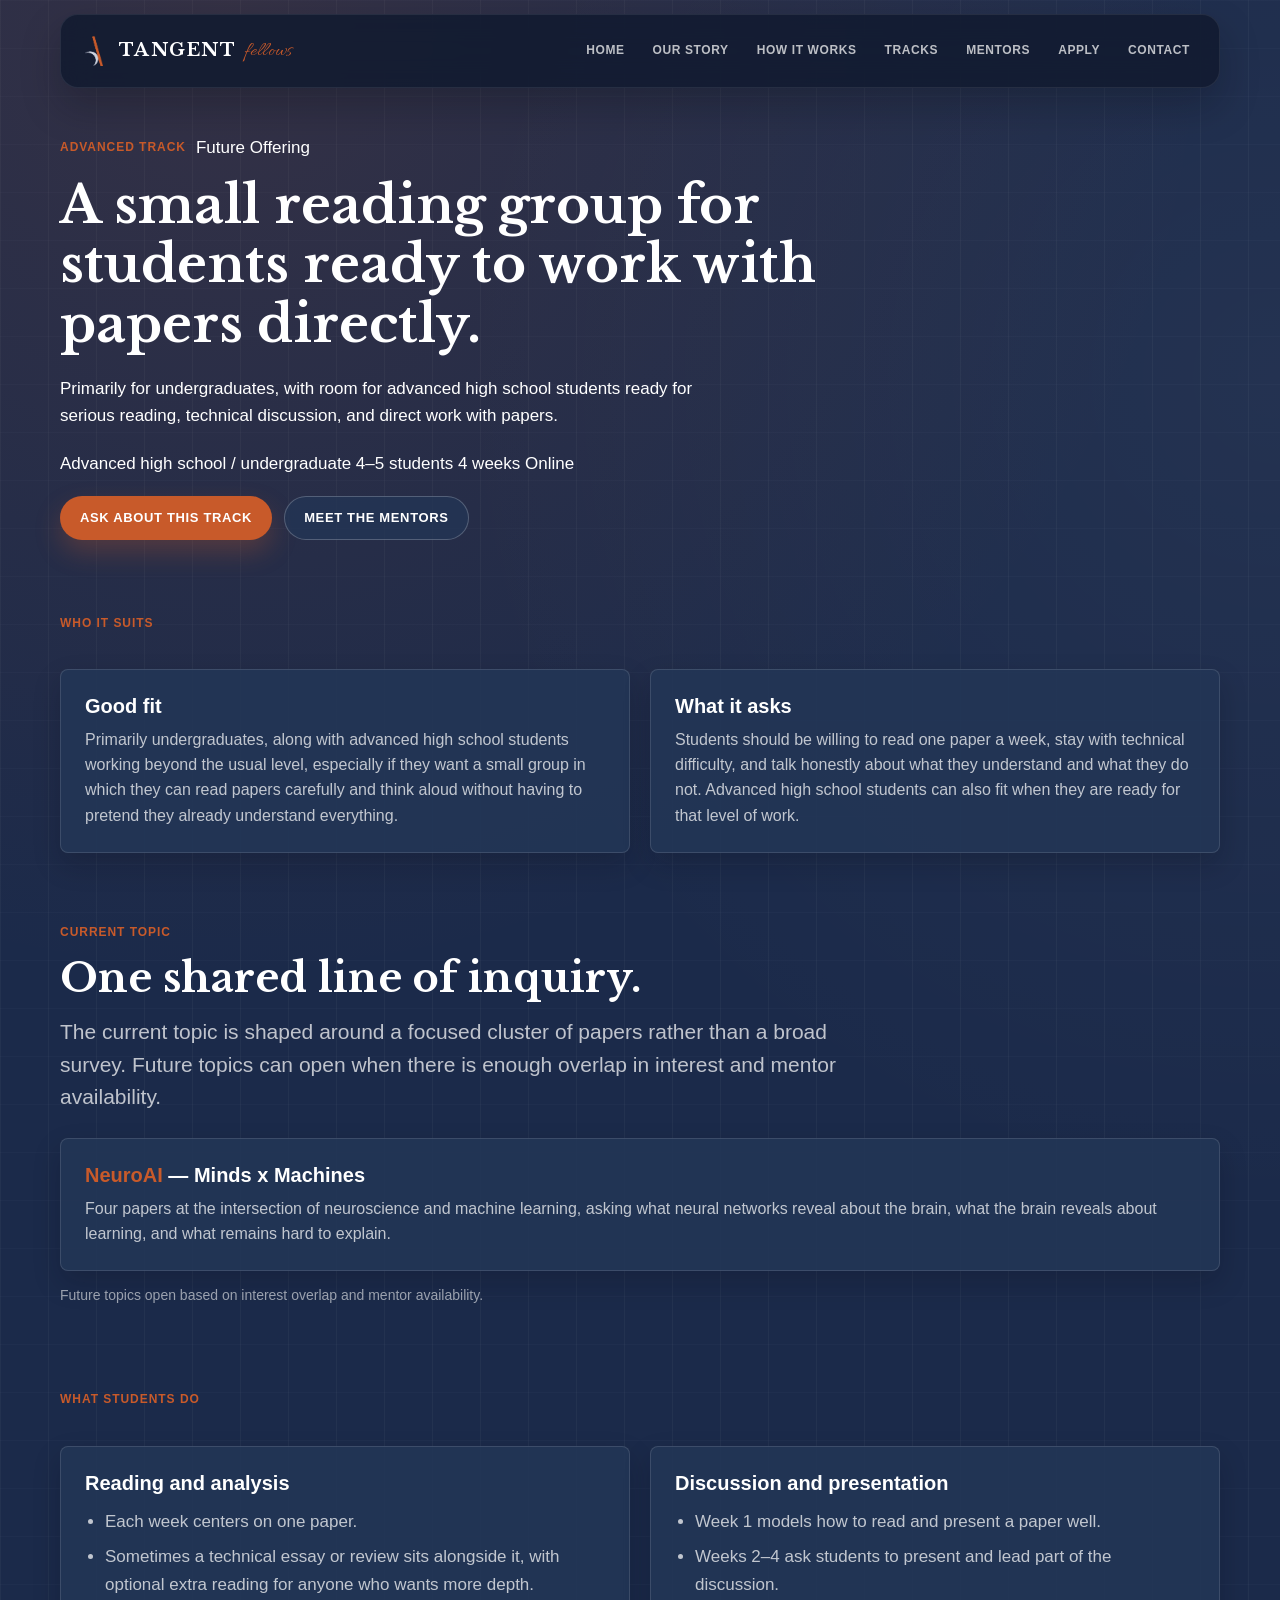
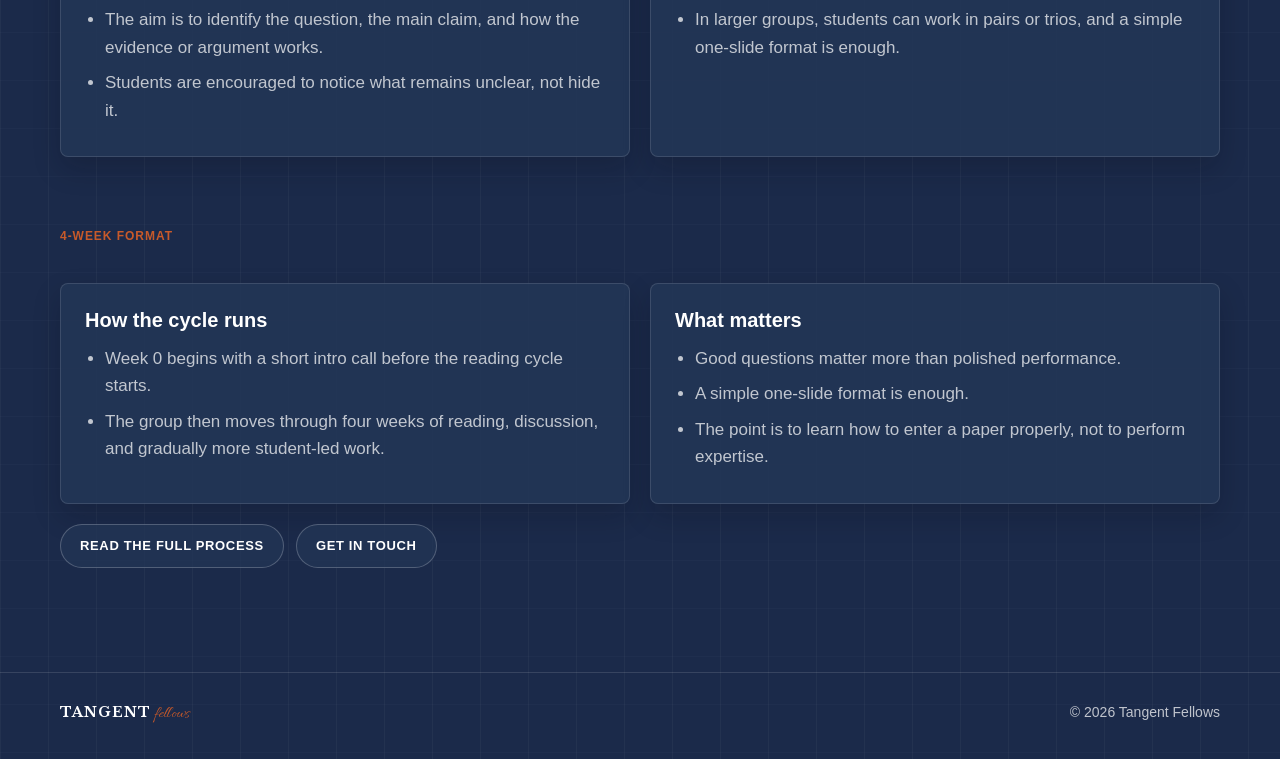
<file: tracks/advanced.html>
<!DOCTYPE html>
<html lang="en">
<head>
  <meta charset="UTF-8" />
  <meta name="viewport" content="width=device-width, initial-scale=1.0" />
  <!-- Deliberately excluded from search; see ../SEARCH_INDEXING.md. -->
  <meta name="robots" content="noindex, follow" />
  <title>Advanced Track | Tangent</title>
  <meta
    name="description"
    content="Explore the advanced Tangent Fellows track for older students reading papers directly."
  />
  <meta name="author" content="Tangent" />
  <meta name="theme-color" content="#1b2945" />
  <link rel="canonical" href="https://tangent-fellows.com/tracks/advanced.html" />
  <meta property="og:type" content="website" />
  <meta property="og:site_name" content="Tangent" />
  <meta property="og:title" content="Advanced Track | Tangent Fellows" />
  <meta property="og:description" content="Explore the advanced Tangent Fellows track for older students reading papers directly." />
  <meta property="og:url" content="https://tangent-fellows.com/tracks/advanced.html" />
  <meta property="og:image" content="https://tangent-fellows.com/hero-image.png" />
  <meta property="og:image:alt" content="Tangent Fellows social preview banner." />
  <meta property="og:image:width" content="1200" />
  <meta property="og:image:height" content="630" />
  <meta name="twitter:card" content="summary_large_image" />
  <meta name="twitter:title" content="Advanced Track | Tangent Fellows" />
  <meta name="twitter:description" content="Explore the advanced Tangent Fellows track for older students reading papers directly." />
  <meta name="twitter:image" content="https://tangent-fellows.com/hero-image.png" />
  <meta name="twitter:image:alt" content="Tangent Fellows social preview banner." />
  <link rel="icon" type="image/svg+xml" href="../favicon.svg?v=20260502-favicon-clean" />
  <link rel="icon" type="image/png" sizes="32x32" href="../favicon-32x32.png?v=20260502-favicon-clean" />
  <link rel="icon" type="image/png" sizes="16x16" href="../favicon-16x16.png?v=20260502-favicon-clean" />
  <link rel="apple-touch-icon" sizes="180x180" href="../apple-touch-icon.png?v=20260502-favicon-clean" />
  <link rel="shortcut icon" href="../favicon.ico?v=20260502-favicon-clean" />
  <link rel="stylesheet" href="../styles.css?v=20260623-track-panels" />
</head>
<body>
<header class="site-header">
  <div class="container site-header-inner">
    <a class="brand" href="/" aria-label="Tangent home">
      <img class="brand-logo" src="../logo_light.png" alt="" width="28" height="28" aria-hidden="true" />
      <span class="brand-word">TANGENT</span>
      <span class="brand-whisper" aria-hidden="true">fellows</span>
    </a>
    <nav class="main-nav" aria-label="Primary">
      <a href="/">Home</a>
      <a href="../our-story.html">Our Story</a>
      <a href="../how-it-works.html">How It Works</a>
      <a href="../tracks.html">Tracks</a>
      <a href="../mentors.html">Mentors</a>
      <a href="../apply.html">Apply</a>
      <a href="../contact.html">Contact</a>
    </nav>
  </div>
</header>

<main class="page">
  <section class="page-hero">
    <div class="container">
      <div style="display:flex; align-items:center; gap:10px; flex-wrap:wrap; margin-bottom:14px;">
        <div class="hero-eyebrow" style="margin-bottom:0;">Advanced Track</div>
        <span class="meta-chip">Future Offering</span>
      </div>
      <h1>A small reading group for students ready to work with papers directly.</h1>
      <p>Primarily for undergraduates, with room for advanced high school students ready for serious reading, technical discussion, and direct work with papers.</p>
      <div class="meta-row" style="margin-top:20px;">
        <span class="meta-chip">Advanced high school / undergraduate</span>
        <span class="meta-chip">4–5 students</span>
        <span class="meta-chip">4 weeks</span>
        <span class="meta-chip">Online</span>
      </div>
      <div class="hero-actions" style="margin-top:18px;">
        <a class="button" href="../contact.html">Ask about this track</a>
        <a class="button-secondary" href="../mentors.html">Meet the mentors</a>
      </div>
    </div>
  </section>

  <section>
    <div class="container">
      <div class="section-label">Who it suits</div>
      <div class="grid-2">
        <article class="card">
          <h3>Good fit</h3>
          <p>Primarily undergraduates, along with advanced high school students working beyond the usual level, especially if they want a small group in which they can read papers carefully and think aloud without having to pretend they already understand everything.</p>
        </article>
        <article class="card">
          <h3>What it asks</h3>
          <p>Students should be willing to read one paper a week, stay with technical difficulty, and talk honestly about what they understand and what they do not. Advanced high school students can also fit when they are ready for that level of work.</p>
        </article>
      </div>
    </div>
  </section>

  <section>
    <div class="container">
      <div class="section-label">Current topic</div>
      <h2 class="section-title">One shared line of inquiry.</h2>
      <p class="section-intro">The current topic is shaped around a focused cluster of papers rather than a broad survey. Future topics can open when there is enough overlap in interest and mentor availability.</p>
      <article class="card" style="margin-top:24px;">
        <h3><a href="https://www.thetransmitter.org/neuroai/neuroai-a-field-born-from-the-symbiosis-between-neuroscience-ai/" target="_blank" rel="noreferrer">NeuroAI</a> — Minds x Machines</h3>
        <p>Four papers at the intersection of neuroscience and machine learning, asking what neural networks reveal about the brain, what the brain reveals about learning, and what remains hard to explain.</p>
      </article>
      <p class="notice">Future topics open based on interest overlap and mentor availability.</p>
    </div>
  </section>

  <section>
    <div class="container">
      <div class="section-label">What students do</div>
      <div class="grid-2">
        <article class="card">
          <h3>Reading and analysis</h3>
          <ul class="list">
            <li>Each week centers on one paper.</li>
            <li>Sometimes a technical essay or review sits alongside it, with optional extra reading for anyone who wants more depth.</li>
            <li>The aim is to identify the question, the main claim, and how the evidence or argument works.</li>
            <li>Students are encouraged to notice what remains unclear, not hide it.</li>
          </ul>
        </article>
        <article class="card">
          <h3>Discussion and presentation</h3>
          <ul class="list">
            <li>Week 1 models how to read and present a paper well.</li>
            <li>Weeks 2–4 ask students to present and lead part of the discussion.</li>
            <li>In larger groups, students can work in pairs or trios, and a simple one-slide format is enough.</li>
          </ul>
        </article>
      </div>
    </div>
  </section>

  <section>
    <div class="container">
      <div class="section-label">4-week format</div>
      <div class="grid-2">
        <article class="card">
          <h3>How the cycle runs</h3>
          <ul class="list">
            <li>Week 0 begins with a short intro call before the reading cycle starts.</li>
            <li>The group then moves through four weeks of reading, discussion, and gradually more student-led work.</li>
          </ul>
        </article>
        <article class="card">
          <h3>What matters</h3>
          <ul class="list">
            <li>Good questions matter more than polished performance.</li>
            <li>A simple one-slide format is enough.</li>
            <li>The point is to learn how to enter a paper properly, not to perform expertise.</li>
          </ul>
        </article>
      </div>
      <div class="hero-actions" style="margin-top:20px;">
        <a class="button-secondary" href="../how-it-works.html">Read the full process</a>
        <a class="button-secondary" href="../contact.html">Get in touch</a>
      </div>
    </div>
  </section>
</main>

<footer class="page-footer">
  <div class="container page-footer-inner">
    <span class="footer-mark"><span class="footer-name">TANGENT</span><span class="footer-whisper" aria-hidden="true">fellows</span></span>
    <a class="footer-link" href="../LICENSE">© 2026 Tangent Fellows</a>
  </div>
</footer>
</body>
</html>
</file>
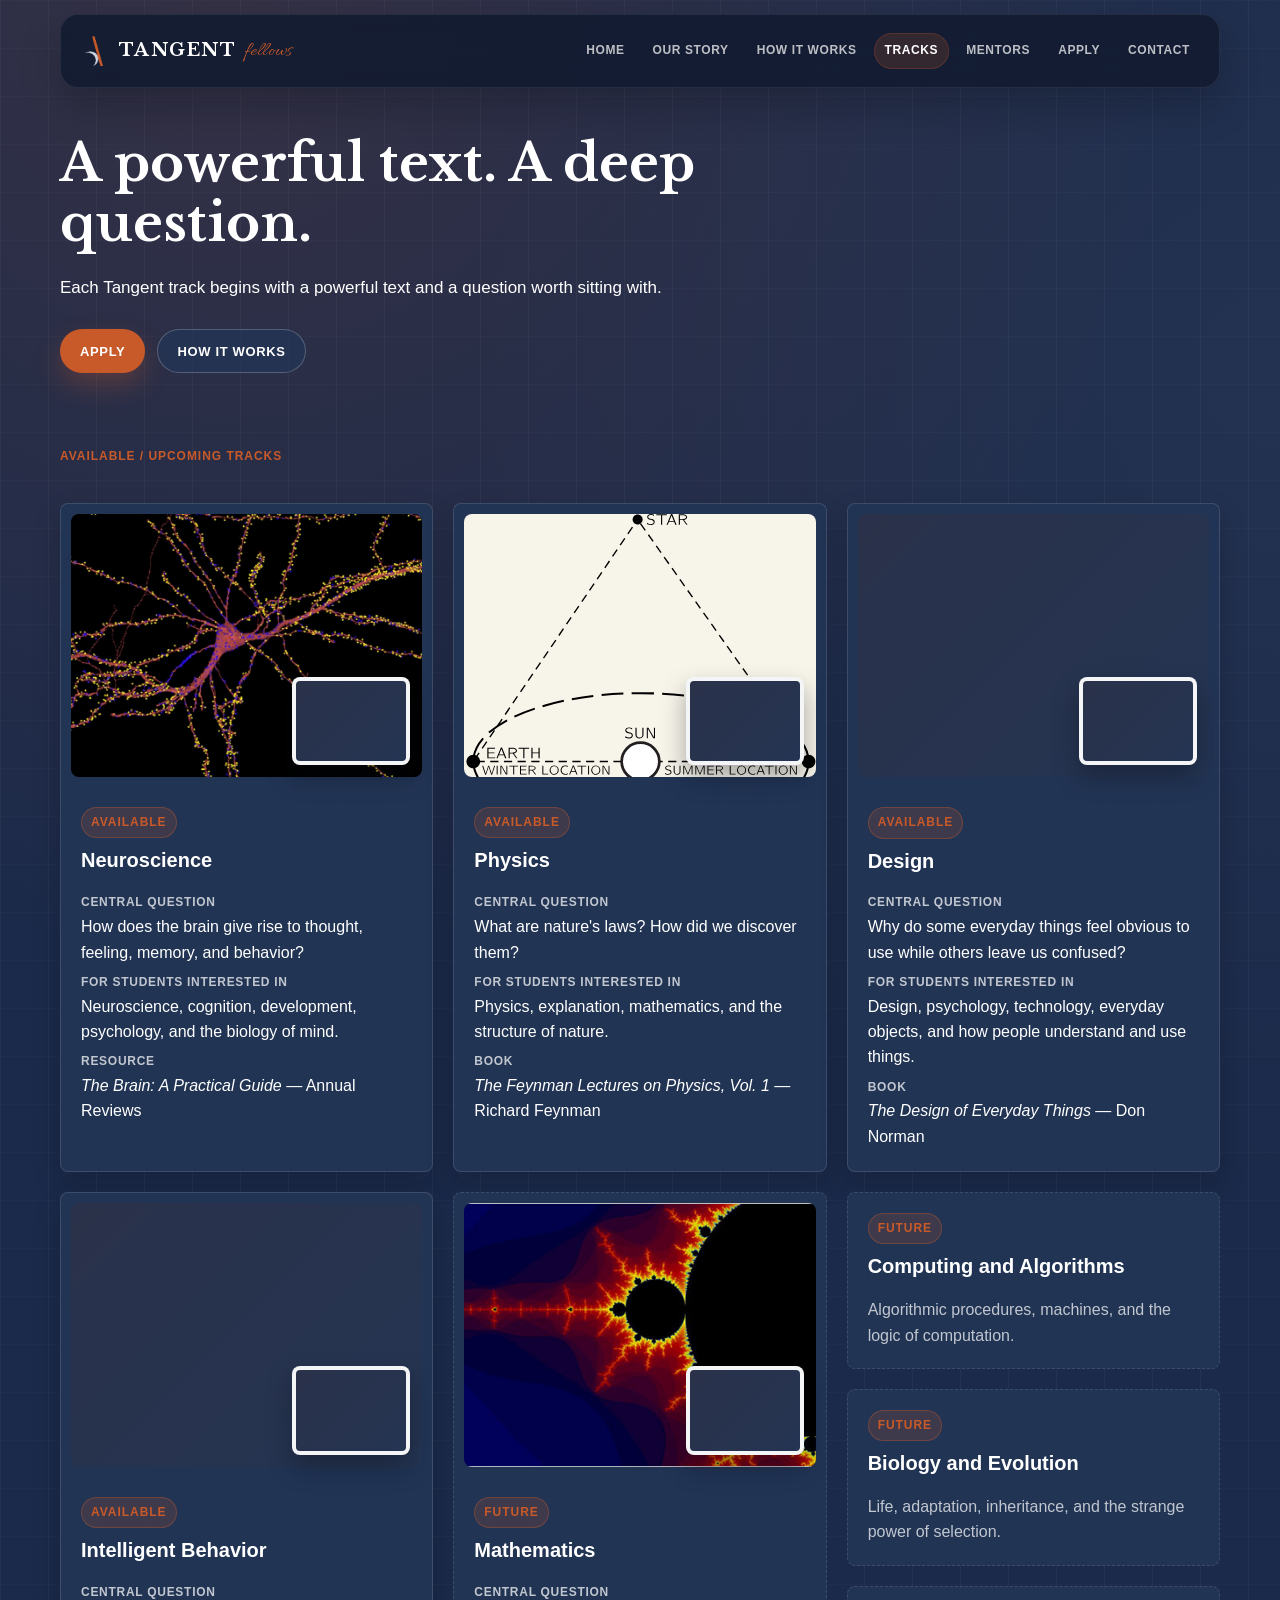
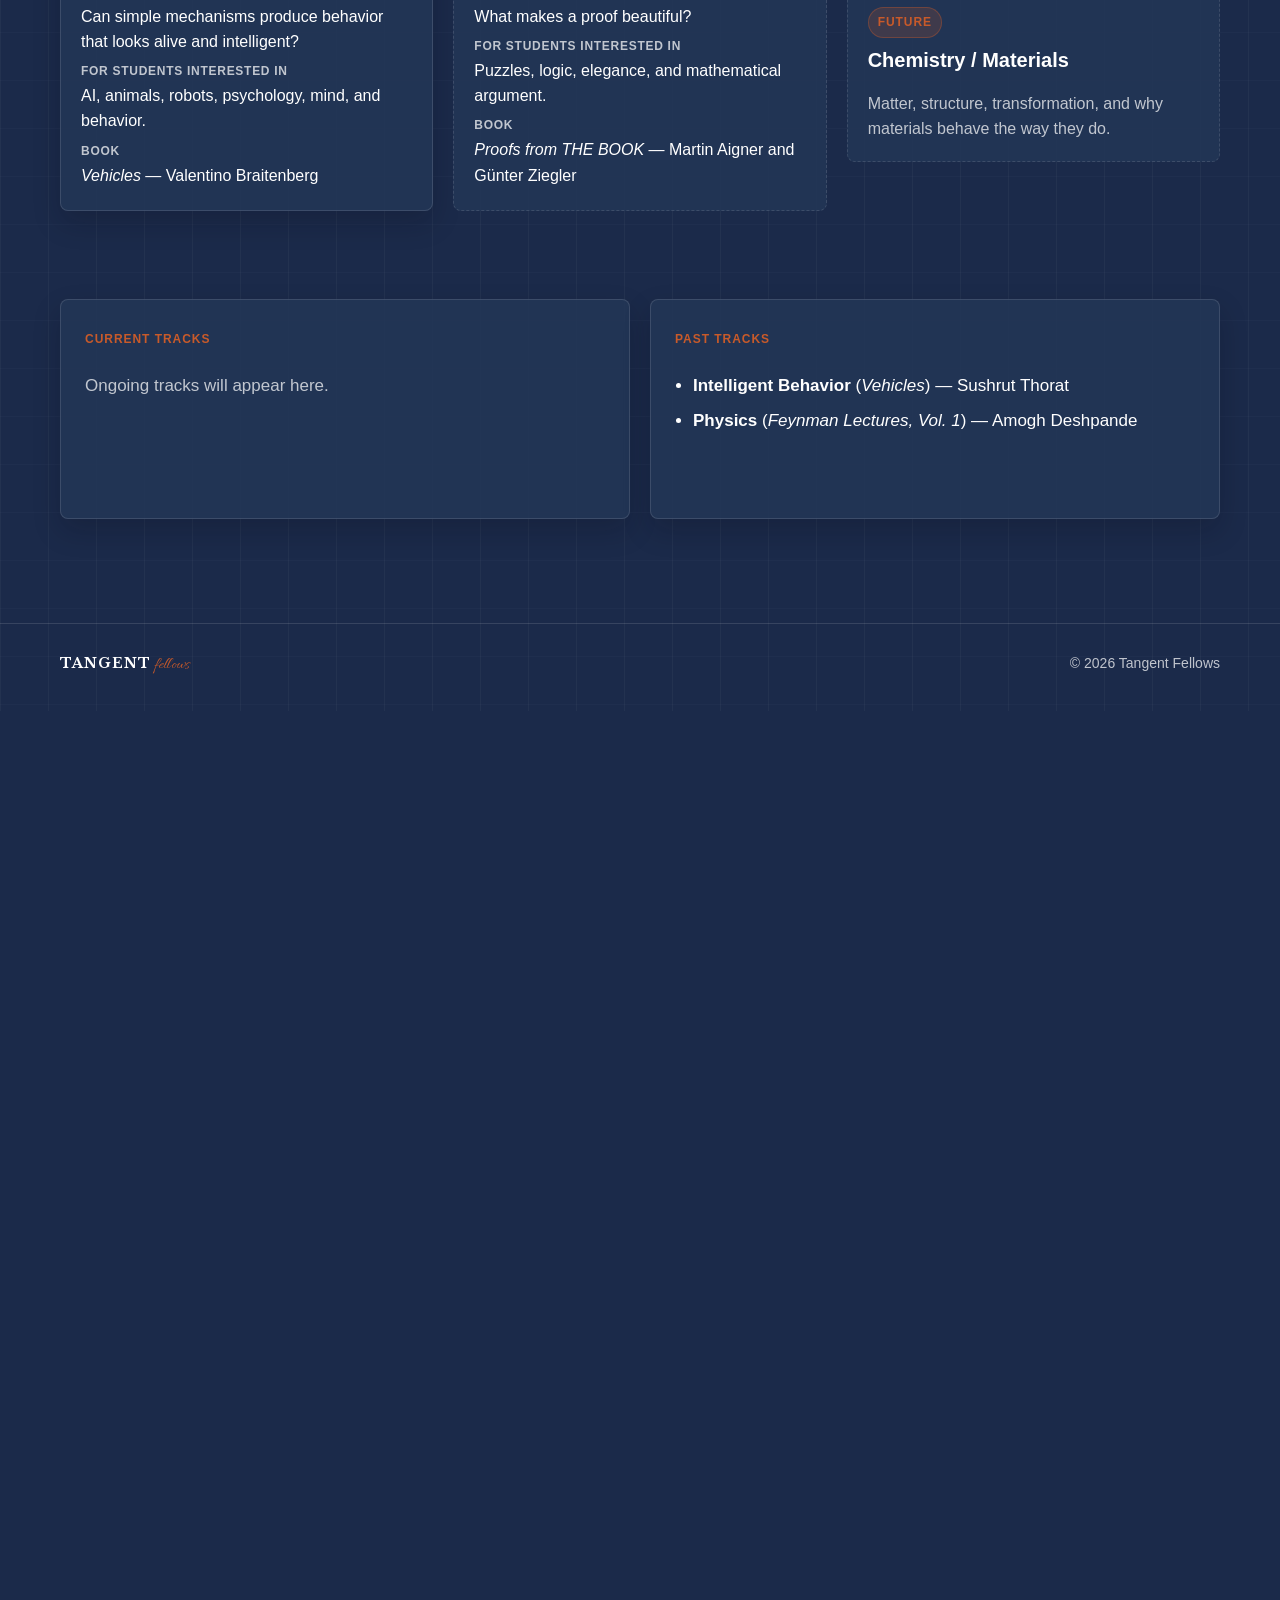
<file: tracks/foundational.html>
<!DOCTYPE html>
<html lang="en">
<head>
  <meta charset="UTF-8" />
  <meta name="viewport" content="width=device-width, initial-scale=1.0" />
  <!-- Legacy redirect excluded from search; see ../SEARCH_INDEXING.md. -->
  <meta name="robots" content="noindex, follow" />
  <meta http-equiv="refresh" content="0; url=../tracks.html" />
  <title>Tracks | Tangent</title>
  <link rel="canonical" href="https://tangent-fellows.com/tracks.html" />
  <link rel="icon" type="image/svg+xml" href="../favicon.svg?v=20260502-favicon-clean" />
  <link rel="icon" type="image/png" sizes="32x32" href="../favicon-32x32.png?v=20260502-favicon-clean" />
  <link rel="icon" type="image/png" sizes="16x16" href="../favicon-16x16.png?v=20260502-favicon-clean" />
  <link rel="apple-touch-icon" sizes="180x180" href="../apple-touch-icon.png?v=20260502-favicon-clean" />
  <link rel="shortcut icon" href="../favicon.ico?v=20260502-favicon-clean" />
  <link rel="stylesheet" href="../styles.css?v=20260623-track-panels" />
</head>
<body>
<main class="page">
  <section class="page-hero">
    <div class="container">
      <div class="hero-eyebrow">Tracks</div>
      <h1>Tracks has moved.</h1>
      <p>This page now lives as the Tangent Tracks page.</p>
      <div class="hero-actions">
        <a class="button" href="../tracks.html">Open Tracks</a>
      </div>
    </div>
  </section>
</main>
</body>
</html>
</file>
<file: styles.css>
@font-face {
  font-family: "Allura";
  font-style: normal;
  font-weight: 400;
  font-display: swap;
  src: url("fonts/allura-latin-ext.woff2") format("woff2");
  unicode-range:
    U+0100-02BA,
    U+02BD-02C5,
    U+02C7-02CC,
    U+02CE-02D7,
    U+02DD-02FF,
    U+0304,
    U+0308,
    U+0329,
    U+1D00-1DBF,
    U+1E00-1E9F,
    U+1EF2-1EFF,
    U+2020,
    U+20A0-20AB,
    U+20AD-20C0,
    U+2113,
    U+2C60-2C7F,
    U+A720-A7FF;
}

@font-face {
  font-family: "Allura";
  font-style: normal;
  font-weight: 400;
  font-display: swap;
  src: url("fonts/allura-latin.woff2") format("woff2");
  unicode-range:
    U+0000-00FF,
    U+0131,
    U+0152-0153,
    U+02BB-02BC,
    U+02C6,
    U+02DA,
    U+02DC,
    U+0304,
    U+0308,
    U+0329,
    U+2000-206F,
    U+20AC,
    U+2122,
    U+2191,
    U+2193,
    U+2212,
    U+2215,
    U+FEFF,
    U+FFFD;
}

@font-face {
  font-family: "Libre Baskerville";
  font-style: normal;
  font-weight: 700;
  font-display: swap;
  src: url("fonts/libre-baskerville-700-latin-ext.woff2") format("woff2");
  unicode-range:
    U+0100-02BA,
    U+02BD-02C5,
    U+02C7-02CC,
    U+02CE-02D7,
    U+02DD-02FF,
    U+0304,
    U+0308,
    U+0329,
    U+1D00-1DBF,
    U+1E00-1E9F,
    U+1EF2-1EFF,
    U+2020,
    U+20A0-20AB,
    U+20AD-20C0,
    U+2113,
    U+2C60-2C7F,
    U+A720-A7FF;
}

@font-face {
  font-family: "Libre Baskerville";
  font-style: normal;
  font-weight: 700;
  font-display: swap;
  src: url("fonts/libre-baskerville-700-latin.woff2") format("woff2");
  unicode-range:
    U+0000-00FF,
    U+0131,
    U+0152-0153,
    U+02BB-02BC,
    U+02C6,
    U+02DA,
    U+02DC,
    U+0304,
    U+0308,
    U+0329,
    U+2000-206F,
    U+20AC,
    U+2122,
    U+2191,
    U+2193,
    U+2212,
    U+2215,
    U+FEFF,
    U+FFFD;
}

*,
*::before,
*::after {
  box-sizing: border-box;
}

:root {
  --paper: #1b2a4a;
  --paper-warm: #233656;
  --paper-deep: #1d2e4d;
  --ink: #ffffff;
  --muted: rgba(255, 255, 255, 0.72);
  --soft: rgba(255, 255, 255, 0.56);
  --line: rgba(255, 255, 255, 0.12);
  --line-strong: rgba(255, 255, 255, 0.22);
  --green: #c85a2a;
  --green-deep: #ffffff;
  --brick: #c85a2a;
  --gold: #d5b16d;
  --blue: #7ca0d6;
  --white: #ffffff;
  --max: 1160px;
  --radius: 8px;
  --shadow: 0 18px 45px rgba(8, 12, 20, 0.26);
  --shadow-soft: 0 12px 28px rgba(8, 12, 20, 0.2);
}

html {
  scroll-behavior: smooth;
  overflow-x: hidden;
}

body {
  margin: 0;
  font-family: "Avenir Next", "Gill Sans", "Trebuchet MS", sans-serif;
  font-size: 17px;
  line-height: 1.62;
  color: var(--ink);
  background:
    radial-gradient(circle at 18% 0%, rgba(200, 90, 42, 0.15), transparent 38%),
    radial-gradient(circle at 100% 16%, rgba(255, 255, 255, 0.04), transparent 36%),
    linear-gradient(90deg, rgba(255, 255, 255, 0.035) 1px, transparent 1px),
    linear-gradient(rgba(255, 255, 255, 0.02) 1px, transparent 1px),
    var(--paper);
  background-size: auto, auto, 48px 48px, 48px 48px;
  overflow-x: hidden;
}

a {
  color: var(--green);
  text-decoration: none;
}

a:hover {
  text-decoration: underline;
  text-underline-offset: 0.2em;
}

img {
  display: block;
  max-width: 100%;
}

.container {
  width: min(var(--max), calc(100% - 44px));
  margin: 0 auto;
}

.page {
  padding-top: 78px;
  padding-bottom: 72px;
}

.site-header {
  position: fixed;
  top: 0;
  left: 0;
  right: 0;
  z-index: 40;
  background: transparent;
  border-bottom: 0;
  padding-top: 14px;
  padding-bottom: 8px;
}

.site-header-inner {
  min-height: 74px;
  display: flex;
  align-items: center;
  gap: 22px;
  padding: 0 18px;
  background: rgba(18, 27, 48, 0.88);
  border: 1px solid rgba(255, 255, 255, 0.08);
  border-radius: 18px;
  box-shadow: 0 18px 38px rgba(8, 12, 20, 0.26);
  backdrop-filter: blur(14px);
}

.brand {
  display: inline-flex;
  align-items: center;
  gap: 10px;
  color: var(--white);
  text-decoration: none;
}

.brand:hover {
  text-decoration: none;
}

.brand-logo {
  width: 30px;
  height: 30px;
  object-fit: contain;
}

.brand-word,
.footer-name {
  font-family: "Libre Baskerville", Georgia, serif;
  font-size: 18px;
  font-weight: 700;
  letter-spacing: 0.07em;
  text-transform: uppercase;
}

.brand-whisper {
  margin-left: -2px;
  color: var(--brick);
  font-family: "Allura", "Brush Script MT", cursive;
  font-size: 20px;
  font-weight: 400;
  letter-spacing: 0.01em;
  line-height: 1;
  transform: translateY(1px);
}

.footer-mark {
  display: inline-flex;
  align-items: baseline;
  gap: 3px;
}

.footer-whisper {
  color: var(--brick);
  font-family: "Allura", "Brush Script MT", cursive;
  font-size: 16px;
  font-weight: 400;
  letter-spacing: 0.01em;
  line-height: 1;
}

.main-nav {
  margin-left: auto;
  display: flex;
  flex-wrap: wrap;
  gap: 6px;
  justify-content: flex-end;
}

.main-nav a {
  border-radius: 999px;
  color: var(--muted);
  font-size: 12px;
  font-weight: 700;
  letter-spacing: 0.05em;
  padding: 8px 11px;
  text-decoration: none;
  text-transform: uppercase;
}

.main-nav a:hover,
.main-nav a.active {
  background: rgba(200, 90, 42, 0.18);
  box-shadow: inset 0 0 0 1px rgba(200, 90, 42, 0.24);
  color: var(--white);
  text-decoration: none;
}

.page-hero {
  padding: 56px 0 36px;
}

.page-story > section {
  padding: 32px 0;
}

.page-story > .page-hero {
  padding-top: 48px;
  padding-bottom: 32px;
}

.hero-grid,
.story-hero-grid,
.story-opening-grid {
  display: grid;
  gap: 34px;
  align-items: start;
}

.hero-grid {
  grid-template-columns: minmax(0, 0.96fr) minmax(360px, 0.82fr);
  gap: 54px;
}

.story-hero-grid {
  grid-template-columns: minmax(0, 0.86fr) minmax(360px, 1fr);
}

.story-opening-grid {
  grid-template-columns: minmax(0, 0.94fr) minmax(360px, 0.96fr);
  gap: 30px;
  align-items: stretch;
}

.story-hero-copy {
  max-width: 620px;
}

.page-hero .story-belief-kicker {
  max-width: none;
  margin: 0 0 14px;
  color: var(--brick);
  font-family: "Avenir Next", "Gill Sans", "Trebuchet MS", sans-serif;
  font-size: 12px;
  font-weight: 800;
  letter-spacing: 0.08em;
  line-height: 1.2;
  overflow-wrap: normal;
  text-transform: uppercase;
}

.story-belief-highlight {
  margin-top: 0;
  max-width: 620px;
}

.story-hero-subtitle {
  max-width: 620px;
}

.hero-eyebrow,
.section-label,
.card-kicker,
.status-badge,
.hero-note,
.visual-caption {
  color: var(--brick);
  font-size: 12px;
  font-weight: 800;
  letter-spacing: 0.08em;
  text-transform: uppercase;
}

.hero-eyebrow,
.section-label {
  display: inline-block;
  margin-bottom: 12px;
}

.card-kicker {
  display: inline-block;
  margin-bottom: 10px;
}

.page-hero h1,
.section-title {
  font-family: "Libre Baskerville", Georgia, serif;
  color: var(--ink);
  letter-spacing: 0;
}

.page-hero h1 {
  max-width: 760px;
  margin: 0;
  font-size: clamp(34px, 4.1vw, 52px);
  line-height: 1.15;
  overflow-wrap: anywhere;
}

.page-hero p {
  max-width: 650px;
  margin: 20px 0 0;
}

.story-section-title {
  max-width: 820px;
  margin: 0 0 18px;
}

.story-copy-stack {
  max-width: 820px;
  display: grid;
  gap: 16px;
}

.story-copy-stack p {
  margin: 0;
  color: var(--muted);
  font-size: clamp(18px, 1.75vw, 21px);
  line-height: 1.62;
}

.story-pair-emphasis {
  align-items: center;
}

.story-quiet-panel {
  max-width: 360px;
}

.story-quiet-panel p {
  color: var(--ink);
  font-family: "Libre Baskerville", Georgia, serif;
  font-size: 22px;
  line-height: 1.5;
}

.supporting-copy,
.section-intro {
  color: var(--muted);
  font-family: "Avenir Next", "Gill Sans", "Trebuchet MS", sans-serif;
  font-size: clamp(18px, 1.8vw, 21px);
  font-weight: 450;
  line-height: 1.56;
}

.hero-note {
  margin-top: 18px;
  color: var(--green-deep);
}

.hero-note-detail {
  display: inline-block;
  margin-top: 6px;
  color: var(--muted);
  font-size: 11px;
  font-weight: 700;
  letter-spacing: 0.05em;
}

.hero-actions {
  margin-top: 28px;
  display: flex;
  flex-wrap: wrap;
  gap: 12px;
}

.button,
.button-secondary,
.whatsapp-button {
  min-height: 44px;
  display: inline-flex;
  align-items: center;
  justify-content: center;
  border: 1px solid transparent;
  border-radius: 999px;
  font-size: 13px;
  font-weight: 800;
  letter-spacing: 0.05em;
  padding: 0 19px;
  text-decoration: none;
  text-transform: uppercase;
  transition: transform 0.16s ease, box-shadow 0.16s ease, background 0.16s ease;
}

.button {
  background: var(--green);
  box-shadow: 0 12px 26px rgba(200, 90, 42, 0.28);
  color: var(--white);
}

.button:hover,
.button-secondary:hover,
.whatsapp-button:hover {
  transform: translateY(-1px);
  text-decoration: none;
}

.button-secondary {
  background: rgba(35, 54, 86, 0.75);
  border-color: var(--line-strong);
  color: var(--white);
}

.button-secondary:hover {
  background: rgba(45, 67, 104, 0.92);
}

.whatsapp-button {
  background: #1f8f4d;
  color: var(--white);
}

section {
  padding: 32px 0;
}

.section-compact {
  padding-top: 20px;
}

.section-title {
  margin: 0 0 12px;
  font-size: clamp(25px, 3.4vw, 40px);
  line-height: 1.24;
}

.section-intro {
  max-width: 780px;
  margin: 0;
}

.short-copy {
  max-width: 820px;
  margin: 0;
  color: var(--ink);
  font-family: "Libre Baskerville", Georgia, serif;
  font-size: clamp(20px, 2.1vw, 26px);
  line-height: 1.45;
}

.short-copy-stack {
  display: grid;
  gap: 18px;
  max-width: 760px;
}

.short-copy-secondary {
  max-width: 620px;
  margin-top: 2px;
}

.grid-2,
.grid-3,
.track-grid,
.mentor-grid,
.week-grid,
.belief-grid {
  display: grid;
  gap: 20px;
  margin-top: 24px;
}

.grid-2 {
  grid-template-columns: repeat(2, minmax(0, 1fr));
}

.grid-3,
.week-grid,
.belief-grid {
  grid-template-columns: repeat(3, minmax(0, 1fr));
}

.track-grid {
  grid-template-columns: repeat(3, minmax(0, 1fr));
  align-items: stretch;
}

.track-grid-compact {
  display: grid;
  grid-column: span 1;
  grid-template-columns: 1fr;
  align-self: start;
  align-items: start;
  gap: 20px;
}

.mentor-grid {
  grid-template-columns: repeat(2, minmax(0, 1fr));
  align-items: start;
}

.card,
.track-card,
.mentor-card,
.timeline-step,
.community-bar,
.form-wrap,
.quiet-panel,
.visual-card {
  background: rgba(35, 54, 86, 0.9);
  border: 1px solid var(--line);
  border-radius: var(--radius);
  box-shadow: var(--shadow-soft);
}

.card,
.quiet-panel,
.timeline-step {
  padding: 24px;
}

.card h3,
.track-card h3,
.mentor-card h3,
.timeline-step h3,
.community-bar h2 {
  margin: 0 0 8px;
  color: var(--ink);
  font-size: 20px;
  line-height: 1.24;
}

.card p,
.track-card p,
.mentor-card p,
.timeline-step p,
.community-bar p {
  margin: 0;
  color: var(--muted);
  font-size: 16px;
  line-height: 1.58;
}

.card-link {
  display: block;
  color: inherit;
  height: 100%;
  text-decoration: none;
}

.card-link:hover {
  text-decoration: none;
}

.card-link:hover h3 {
  color: var(--gold);
}

.image-frame {
  position: relative;
  display: grid;
  place-items: center;
  width: 100%;
  overflow: hidden;
  border-radius: var(--radius);
  background:
    linear-gradient(135deg, rgba(200, 90, 42, 0.08), rgba(255, 255, 255, 0.03)),
    var(--paper-deep);
}

.image-frame-paper {
  background: #f7f4ea;
}

.image-frame::after {
  content: attr(data-fallback);
  position: absolute;
  inset: 0;
  display: none;
  place-items: center;
  padding: 18px;
  color: var(--soft);
  font-size: 13px;
  font-weight: 800;
  letter-spacing: 0.06em;
  text-align: center;
  text-transform: uppercase;
}

.image-frame.is-missing::after {
  display: grid;
}

.image-frame.is-missing img {
  display: none;
}

.image-cover,
.image-contain {
  width: 100%;
  height: 100%;
}

.image-cover {
  object-fit: cover;
}

.image-contain {
  position: absolute;
  inset: 14px;
  width: calc(100% - 28px);
  height: calc(100% - 28px);
  max-width: none;
  max-height: none;
  object-fit: contain;
  object-position: center;
}

.ratio-landscape {
  aspect-ratio: 4 / 3;
}

.ratio-wide {
  aspect-ratio: 16 / 9;
}

.ratio-book {
  aspect-ratio: 2 / 3;
}

.ratio-square {
  aspect-ratio: 1 / 1;
}

.hero-collage {
  max-width: 480px;
  margin-top: 46px;
  justify-self: end;
  display: grid;
  grid-template-columns: 1.08fr 0.82fr;
  grid-template-rows: auto auto;
  gap: 16px;
  align-items: stretch;
}

.hero-collage .visual-card {
  background: transparent;
  border: 0;
  box-shadow: none;
  overflow: hidden;
  padding: 0;
}

.hero-collage .visual-card .image-frame {
  border-radius: var(--radius);
  border: 1px solid var(--line);
  box-shadow: var(--shadow-soft);
  transition: transform 0.22s ease, box-shadow 0.22s ease;
}

.story-visual {
  background: transparent;
  border: 0;
  box-shadow: none;
  overflow: hidden;
  padding: 0;
}

.story-visual .image-frame {
  border-radius: var(--radius);
  border: 1px solid var(--line);
  box-shadow: var(--shadow-soft);
  transition: transform 0.22s ease, box-shadow 0.22s ease;
}

.story-visual .image-frame img {
  transition: transform 0.22s ease, filter 0.22s ease;
}

.story-visual:hover .image-frame,
.story-visual:focus-within .image-frame {
  transform: translateY(-1px);
  box-shadow: 0 12px 24px rgba(8, 12, 20, 0.22);
}

.story-visual:hover .image-frame img,
.story-visual:focus-within .image-frame img {
  transform: scale(1.03);
}

.hero-collage .visual-card:first-child {
  grid-row: 1 / span 2;
  align-self: center;
}

.hero-collage .image-frame {
  height: auto;
}

.hero-collage .visual-card:first-child .image-frame {
  aspect-ratio: 1 / 1;
}

.hero-collage .visual-card:nth-child(n + 2) .image-frame {
  aspect-ratio: 4 / 3;
}

.image-cover-diagram {
  object-fit: contain;
  object-position: center;
}

.image-cover-physics {
  --figure-scale: 0.9;
  --figure-scale-hover: 0.96;
  object-fit: cover;
  object-position: center;
}

.image-cover-math {
  --figure-scale: 1.22;
  --figure-scale-hover: 1.27;
  object-fit: cover;
  object-position: center;
}

.why-grid {
  display: grid;
  grid-template-columns: minmax(0, 1.08fr) minmax(300px, 0.76fr);
  gap: 34px;
  align-items: center;
}

.story-section-grid {
  display: grid;
  grid-template-columns: minmax(0, 1fr) minmax(300px, 0.82fr);
  gap: 32px;
  align-items: start;
}

.story-why-grid {
  align-items: start;
}

.scientist-collage {
  margin-top: 28px;
  display: grid;
  grid-template-columns: 1.2fr 1fr 1fr;
  gap: 12px;
  align-items: stretch;
}

.scientist-card {
  margin: 0;
  min-width: 0;
  position: relative;
  overflow: hidden;
  border: 1px solid var(--line);
  border-radius: var(--radius);
  background: rgba(35, 54, 86, 0.92);
  box-shadow: var(--shadow-soft);
  aspect-ratio: 1 / 1;
}

.scientist-card-large {
  grid-row: 1 / span 2;
  aspect-ratio: auto;
  min-height: 100%;
}

.scientist-card img {
  width: 100%;
  height: 100%;
  object-fit: cover;
  object-position: center top;
  filter: grayscale(100%) contrast(1.04) brightness(0.92);
  transition: transform 0.22s ease, filter 0.22s ease;
}

.scientist-card::after {
  content: "";
  position: absolute;
  inset: auto 0 0;
  height: 44%;
  background: linear-gradient(180deg, transparent, rgba(12, 18, 30, 0.88));
  opacity: 0;
  transition: opacity 0.22s ease;
}

.visual-card .image-frame::before {
  content: "";
  position: absolute;
  inset: auto 0 0;
  height: 44%;
  background: linear-gradient(180deg, transparent, rgba(12, 18, 30, 0.88));
  opacity: 0;
  transition: opacity 0.22s ease;
  z-index: 1;
}

.visual-card .image-frame img {
  transform: scale(var(--figure-scale, 1));
  transition: transform 0.22s ease, filter 0.22s ease;
}

.visual-hover-name,
.scientist-name {
  position: absolute;
  left: 10px;
  right: 10px;
  bottom: 10px;
  z-index: 1;
  color: var(--white);
  font-size: 11px;
  font-weight: 800;
  letter-spacing: 0.05em;
  line-height: 1.25;
  opacity: 0;
  text-transform: uppercase;
  transform: translateY(6px);
  transition: opacity 0.22s ease, transform 0.22s ease;
}

.visual-card:hover .image-frame::before,
.visual-card:focus-within .image-frame::before,
.visual-card:hover .visual-hover-name,
.visual-card:focus-within .visual-hover-name {
  opacity: 1;
}

.visual-card:hover .image-frame,
.visual-card:focus-within .image-frame {
  transform: translateY(-1px);
  box-shadow: 0 12px 24px rgba(8, 12, 20, 0.22);
}

.visual-card:hover .image-frame img,
.visual-card:focus-within .image-frame img {
  transform: scale(var(--figure-scale-hover, 1.03));
}

.visual-card:hover .visual-hover-name,
.visual-card:focus-within .visual-hover-name {
  transform: translateY(0);
}

.scientist-card:hover img,
.scientist-card:focus-within img {
  transform: scale(1.03);
  filter: grayscale(18%) contrast(1.02) brightness(0.96);
}

.scientist-card:hover::after,
.scientist-card:focus-within::after,
.scientist-card:hover .scientist-name,
.scientist-card:focus-within .scientist-name {
  opacity: 1;
}

.scientist-card:hover .scientist-name,
.scientist-card:focus-within .scientist-name {
  transform: translateY(0);
}

.scientist-card-raman {
  background: rgba(35, 54, 86, 0.92);
}

.scientist-card-raman img {
  object-fit: cover;
  object-position: center 12%;
  transform: scale(1.12);
  padding: 0;
}

.scientist-card-raman:hover img,
.scientist-card-raman:focus-within img {
  transform: scale(1.16);
}

.story-hero-image {
  min-height: 278px;
  box-shadow: var(--shadow);
}

.story-hero-visual {
  max-width: 560px;
  justify-self: end;
  margin-top: 12px;
}

.story-opening-stack {
  display: grid;
  align-content: stretch;
  gap: 10px;
  max-width: 560px;
}

.story-opening-block + .story-opening-block {
  padding-top: 26px;
}

.story-opening-block {
  display: grid;
  align-content: start;
  gap: 6px;
}

.story-opening-title {
  max-width: 520px;
  margin-bottom: 0;
}

.story-opening-visual {
  width: 100%;
  max-width: 560px;
  justify-self: end;
  align-self: stretch;
  margin-top: 10px;
}

.story-opening-image {
  height: 100%;
  max-height: 520px;
  aspect-ratio: auto;
}

.story-opening-photo {
  object-position: center 44%;
}

.story-origin-visual {
  align-self: center;
  margin-top: 24px;
}

.portrait-cluster {
  margin-top: 6px;
}

.portrait-cluster-wide {
  margin-top: 24px;
  max-width: 1060px;
}

.portrait-strip {
  display: grid;
  grid-template-columns: repeat(5, minmax(0, 1fr));
  gap: 12px;
}

.portrait-card {
  margin: 0;
  position: relative;
  overflow: hidden;
  border: 1px solid var(--line);
  border-radius: var(--radius);
  background: rgba(35, 54, 86, 0.9);
  box-shadow: var(--shadow-soft);
  aspect-ratio: 4 / 5;
  transition: transform 0.22s ease, box-shadow 0.22s ease;
}

.portrait-card img {
  width: 100%;
  height: 100%;
  object-fit: cover;
  object-position: center top;
  filter: grayscale(100%) contrast(1.02) brightness(0.9);
  transition: transform 0.22s ease, filter 0.22s ease;
}

.portrait-card-raman img {
  object-position: center 14%;
}

.portrait-card:hover,
.portrait-card:focus-within {
  transform: translateY(-1px);
  box-shadow: 0 12px 24px rgba(8, 12, 20, 0.22);
}

.portrait-card:hover img,
.portrait-card:focus-within img {
  transform: scale(1.03);
  filter: grayscale(82%) contrast(1.02) brightness(0.92);
}

.portrait-strip-caption {
  max-width: 620px;
  margin: 14px 0 0;
  color: var(--soft);
  font-size: 14px;
  line-height: 1.55;
}

.story-pair {
  display: grid;
  grid-template-columns: minmax(0, 1fr) minmax(220px, 0.6fr);
  gap: 22px;
  align-items: start;
}

.principles-grid {
  display: grid;
  grid-template-columns: repeat(2, minmax(0, 1fr));
  gap: 14px 18px;
  margin-top: 24px;
}

.principle-item {
  display: grid;
  grid-template-columns: 34px 1fr;
  gap: 14px;
  align-items: start;
  padding: 18px 0;
  border-top: 1px solid var(--line);
}

.principle-number {
  width: 34px;
  height: 34px;
  display: grid;
  place-items: center;
  border-radius: 50%;
  background: rgba(200, 90, 42, 0.16);
  border: 1px solid rgba(200, 90, 42, 0.28);
  color: var(--brick);
  font-family: "Libre Baskerville", Georgia, serif;
  font-size: 16px;
  line-height: 1;
}

.principle-item h3 {
  margin: 0 0 6px;
  color: var(--ink);
  font-size: 19px;
  line-height: 1.26;
}

.principle-item p {
  margin: 0;
  color: var(--muted);
  font-size: 16px;
  line-height: 1.58;
}

.story-cta-container .hero-actions {
  margin-top: 0;
}

.belief-grid-story {
  grid-template-columns: repeat(3, minmax(0, 1fr));
}

.story-topic-grid {
  align-items: stretch;
}

.story-topic-card {
  display: flex;
  flex-direction: column;
  gap: 14px;
}

.story-topic-card p {
  margin: 0;
}

.story-card-lead {
  color: var(--ink);
  font-family: "Libre Baskerville", Georgia, serif;
  font-size: 24px;
  line-height: 1.45;
}

.story-books-collage {
  margin-top: auto;
  display: grid;
  grid-template-columns: repeat(3, minmax(0, 1fr));
  gap: 12px;
  padding-top: 8px;
}

.story-books-collage .visual-card {
  background: transparent;
  border: 0;
  box-shadow: none;
  overflow: hidden;
  padding: 0;
}

.story-books-collage .visual-card .image-frame {
  border-radius: var(--radius);
  border: 1px solid var(--line);
  box-shadow: var(--shadow-soft);
  transition: transform 0.22s ease, box-shadow 0.22s ease;
}

.story-mentor-panel {
  margin-top: auto;
}

.story-mentor-panel p {
  color: var(--ink);
}

.story-cta-bar {
  align-items: start;
}

.story-cta-actions {
  margin-top: 0;
}

.quiet-panel-center {
  align-self: center;
}

.timeline {
  position: relative;
  display: grid;
  gap: 14px;
  margin-top: 24px;
}

.timeline-step {
  display: grid;
  grid-template-columns: 58px 1fr;
  gap: 16px;
  align-items: start;
}

.step-number {
  width: 46px;
  height: 46px;
  display: grid;
  place-items: center;
  border-radius: 50%;
  background: var(--green);
  color: var(--white);
  font-family: "Libre Baskerville", Georgia, serif;
  font-size: 18px;
}

.track-card {
  display: flex;
  overflow: hidden;
  flex-direction: column;
}

.track-card-body {
  display: flex;
  flex: 1;
  flex-direction: column;
  gap: 10px;
  padding: 20px;
}

.status-badge {
  align-self: flex-start;
  border-radius: 999px;
  background: rgba(200, 90, 42, 0.18);
  border: 1px solid rgba(200, 90, 42, 0.36);
  padding: 5px 9px;
}

.track-meta {
  display: grid;
  gap: 8px;
  margin: 2px 0;
}

.track-meta p {
  margin: 0;
  color: var(--ink);
}

.track-meta strong {
  color: var(--muted);
  display: block;
  font-size: 12px;
  letter-spacing: 0.06em;
  margin-bottom: 2px;
  text-transform: uppercase;
}

.track-card .inline-links {
  margin-top: auto;
}

.track-card-featured {
  grid-column: auto;
}

.track-card-featured .track-card-media {
  position: relative;
  display: block;
  padding: 10px;
}

.track-card-featured .track-card-media .image-frame:first-child {
  aspect-ratio: 4 / 3;
}

.track-card-featured .track-card-media .image-frame:nth-child(2) {
  position: absolute;
  right: 22px;
  bottom: 22px;
  width: 35%;
  max-width: 118px;
  border: 4px solid rgba(255, 255, 255, 0.95);
  box-shadow: 0 12px 24px rgba(8, 12, 20, 0.34);
}

.mini-media {
  position: relative;
  display: grid;
  padding: 10px;
}

.mini-media .ratio-book,
.track-card > .ratio-book {
  aspect-ratio: 4 / 3;
}

.mini-media .ratio-square {
  position: absolute;
  right: 22px;
  bottom: 22px;
  width: 34%;
  max-width: 112px;
  border: 4px solid rgba(255, 255, 255, 0.95);
  box-shadow: 0 12px 24px rgba(8, 12, 20, 0.34);
}

.mini-media-diagram {
  position: relative;
  display: grid;
  padding: 10px;
}

.mini-media-diagram .ratio-landscape {
  aspect-ratio: 4 / 3;
}

.mini-media-diagram .inset-book {
  position: absolute;
  right: 22px;
  bottom: 22px;
  width: 35%;
  max-width: 118px;
  border: 4px solid rgba(255, 255, 255, 0.95);
  box-shadow: 0 12px 24px rgba(8, 12, 20, 0.34);
}

.future-track {
  border-style: dashed;
  box-shadow: none;
}

.mentor-card {
  display: flex;
  flex-direction: column;
  gap: 14px;
  min-height: 0;
  padding: 34px 26px 26px;
}

.mentor-head {
  display: grid;
  grid-template-columns: 104px 1fr;
  gap: 18px;
  align-items: center;
}

.mentor-head > div:last-child {
  min-height: 104px;
  display: grid;
  align-content: center;
  gap: 6px;
}

.mentor-name-row {
  display: flex;
  flex-wrap: wrap;
  align-items: center;
  gap: 8px;
}

.mentor-name-row h3 {
  margin-bottom: 0;
}

.mentor-photo,
.mentor-placeholder {
  position: relative;
  width: 104px;
  height: 104px;
  border-radius: 50%;
  background: var(--paper-deep);
  border: 1px solid var(--line-strong);
}

.mentor-photo img {
  width: 100%;
  height: 100%;
  border-radius: 50%;
  object-fit: cover;
  object-position: center top;
}

.mentor-photo-cofounder {
  border-color: rgba(200, 90, 42, 0.34);
  box-shadow: 0 0 0 5px rgba(200, 90, 42, 0.1);
}

.cofounder-ring-label {
  position: absolute;
  top: -11px;
  left: 50%;
  transform: translateX(-50%);
  z-index: 2;
  min-height: 22px;
  display: inline-flex;
  align-items: center;
  justify-content: center;
  padding: 3px 9px;
  border: 1px solid rgba(200, 90, 42, 0.32);
  border-radius: 999px;
  background: rgba(35, 54, 86, 0.96);
  color: var(--white);
  box-shadow: 0 0 0 3px rgba(200, 90, 42, 0.08);
  font-size: 9px;
  font-weight: 900;
  letter-spacing: 0.08em;
  line-height: 1;
  text-transform: uppercase;
  white-space: nowrap;
  pointer-events: none;
}

.mentor-placeholder {
  display: grid;
  place-items: center;
  color: var(--white);
  font-weight: 800;
  letter-spacing: 0.08em;
}

.profile-role,
.mentor-areas {
  margin: 0;
  color: var(--brick);
  font-size: 13px;
  font-weight: 800;
  letter-spacing: 0.04em;
  text-transform: uppercase;
}

.mentor-bio {
  margin: 0;
}

.mentor-degree-list {
  margin: -8px 0 0;
  padding-top: 12px;
  border-top: 1px solid rgba(200, 90, 42, 0.22);
  color: var(--soft);
  font-size: 14px;
  line-height: 1.58;
  min-height: 46px;
}

.mentor-principles {
  margin-top: 24px;
}

.mentor-principles .principle-item {
  padding: 20px 0;
}

.mentor-mission-principle {
  grid-column: 1 / -1;
}

.mentor-card .inline-links {
  margin-top: auto;
}

.community-bar {
  display: grid;
  grid-template-columns: minmax(0, 1fr) auto;
  gap: 20px;
  align-items: center;
  padding: 24px;
  background: linear-gradient(135deg, rgba(25, 52, 46, 0.96), rgba(21, 40, 36, 0.92));
}

.community-bar-cta {
  background: linear-gradient(135deg, rgba(31, 46, 78, 0.98), rgba(26, 40, 67, 0.96));
  border-color: rgba(200, 90, 42, 0.24);
}

.community-bar h2,
.community-bar p {
  color: var(--white);
}

.community-bar p {
  opacity: 0.84;
}

.community-bar .hero-actions {
  margin-top: 0;
}

.home-activity-grid {
  margin-top: 10px;
}

.form-wrap {
  margin-top: 22px;
  padding: 24px;
}

.mentor-application {
  padding: clamp(16px, 3vw, 32px);
  background: #fff;
  color: #1f2937;
  color-scheme: light;
}

.mentor-application iframe {
  background: #fff;
}

.mentor-application-help {
  margin-top: 16px;
}

.form-row {
  display: grid;
  grid-template-columns: repeat(2, minmax(0, 1fr));
  gap: 16px;
}

.form-group {
  display: flex;
  flex-direction: column;
  gap: 7px;
  margin-bottom: 15px;
}

.form-help {
  margin: -2px 0 0;
  color: var(--soft);
  font-size: 13px;
  line-height: 1.45;
}

.checkbox-group {
  margin: 0;
  padding: 0;
  border: 0;
  display: flex;
  flex-wrap: wrap;
  gap: 10px;
  align-items: flex-start;
}

.checkbox-option {
  display: inline-flex;
  align-items: center;
  gap: 10px;
  max-width: 100%;
  padding: 8px 13px;
  border: 1px solid var(--line-strong);
  border-radius: 999px;
  background: rgba(35, 54, 86, 0.56);
  color: var(--ink);
  font-size: 14px;
  font-weight: 500;
  letter-spacing: 0;
  line-height: 1.3;
  text-transform: none;
  cursor: pointer;
  transition: border-color 0.16s ease, background 0.16s ease, transform 0.16s ease;
}

.checkbox-option input[type="checkbox"] {
  appearance: none;
  width: 14px;
  height: 14px;
  margin: 0;
  border: 1.5px solid rgba(255, 255, 255, 0.52);
  border-radius: 50%;
  background: transparent;
  flex: 0 0 auto;
  transition: background 0.16s ease, border-color 0.16s ease, box-shadow 0.16s ease;
}

.checkbox-option span {
  min-width: 0;
}

.checkbox-group[data-invalid="true"] .checkbox-option {
  border-color: rgba(255, 138, 101, 0.82);
}

label,
.form-section-title {
  color: var(--muted);
  font-size: 12px;
  font-weight: 800;
  letter-spacing: 0.06em;
  text-transform: uppercase;
}

input,
textarea,
select {
  width: 100%;
  border: 1px solid var(--line-strong);
  border-radius: 6px;
  background: rgba(35, 54, 86, 0.86);
  color: var(--ink);
  font: inherit;
  line-height: 1.35;
  padding: 11px 12px;
}

select[multiple] {
  min-height: 168px;
  padding: 8px;
}

textarea {
  min-height: 118px;
  resize: vertical;
}

input:focus,
textarea:focus,
select:focus {
  outline: none;
  border-color: var(--green);
  box-shadow: 0 0 0 3px rgba(200, 90, 42, 0.18);
}

[data-invalid="true"] {
  border-color: rgba(255, 138, 101, 0.82);
}

a:focus-visible,
button:focus-visible,
input:focus-visible,
textarea:focus-visible,
select:focus-visible {
  outline: 2px solid var(--brick);
  outline-offset: 3px;
}

.checkbox-option:has(input:focus-visible) {
  outline: 2px solid var(--brick);
  outline-offset: 3px;
}

.checkbox-option:has(input:checked) {
  border-color: rgba(200, 90, 42, 0.5);
  background: rgba(200, 90, 42, 0.14);
}

.checkbox-option:has(input:checked) input {
  border-color: var(--green);
  background: var(--green);
  box-shadow: inset 0 0 0 2px rgba(27, 42, 74, 0.9);
}

.file-input {
  cursor: pointer;
}

.file-input::file-selector-button {
  margin-right: 12px;
  border: 0;
  border-radius: 999px;
  background: var(--green);
  color: var(--white);
  cursor: pointer;
  font-size: 12px;
  font-weight: 800;
  letter-spacing: 0.05em;
  padding: 9px 12px;
  text-transform: uppercase;
}

.label-hint,
.notice {
  color: var(--soft);
  font-size: 14px;
  line-height: 1.5;
}

.form-divider {
  border: 0;
  border-top: 1px solid var(--line);
  margin: 24px 0;
}

.label-hint {
  margin: -2px 0 0;
}

.list {
  margin: 12px 0 0;
  padding-left: 20px;
}

.list li {
  margin-bottom: 8px;
  color: var(--muted);
}

.ongoing-list {
  margin: 12px 0 0;
  padding-left: 18px;
}

.track-summary-panel {
  height: 220px;
  overflow-y: auto;
}

.track-empty-state {
  margin: 12px 0 0;
  color: var(--muted);
  line-height: 1.55;
}

.ongoing-list li {
  margin-bottom: 8px;
  color: var(--ink);
  line-height: 1.55;
}

.inline-links {
  display: flex;
  flex-wrap: wrap;
  gap: 10px;
  margin-top: 18px;
}

.inline-links a,
.inline-badge {
  border: 1px solid var(--line-strong);
  border-radius: 999px;
  color: var(--white);
  display: inline-flex;
  align-items: center;
  min-height: 32px;
  padding: 5px 11px;
  font-size: 12px;
  font-weight: 800;
  letter-spacing: 0.05em;
  text-decoration: none;
  text-transform: uppercase;
}

.inline-badge {
  background: rgba(200, 90, 42, 0.16);
}

.inline-links a:hover {
  background: rgba(200, 90, 42, 0.12);
  text-decoration: none;
}

.page-footer {
  border-top: 1px solid var(--line);
  padding: 28px 0 36px;
}

.page-footer-inner {
  display: flex;
  flex-wrap: wrap;
  justify-content: space-between;
  gap: 10px;
}

.footer-name {
  color: var(--ink);
  font-size: 14px;
}

.footer-link {
  color: var(--muted);
  font-size: 14px;
}

@media (max-width: 980px) {
  .hero-grid,
  .story-hero-grid,
  .story-opening-grid,
  .story-section-grid,
  .story-pair,
  .why-grid,
  .community-bar,
  .grid-3,
  .mentor-grid,
  .week-grid,
  .belief-grid {
    grid-template-columns: 1fr;
  }

  .track-grid {
    grid-template-columns: repeat(2, minmax(0, 1fr));
  }

  .track-card-featured {
    grid-column: span 1;
  }

  .track-grid-compact {
    grid-column: span 2;
    grid-template-columns: repeat(3, minmax(0, 1fr));
  }

  .hero-collage {
    margin-top: 24px;
    min-height: auto;
  }

  .scientist-collage {
    margin-top: 14px;
    max-width: 520px;
  }

  .story-hero-image {
    min-height: 260px;
  }

  .story-hero-visual {
    max-width: none;
    margin-top: 8px;
  }

  .story-opening-visual {
    max-width: none;
  }

  .story-opening-image {
    height: auto;
    min-height: 0;
    aspect-ratio: 4 / 3;
  }

  .story-opening-photo {
    object-position: center 62%;
  }

  .story-origin-visual {
    margin-top: 0;
  }

  .portrait-strip {
    grid-template-columns: repeat(5, minmax(0, 1fr));
  }

  .story-quiet-panel {
    max-width: none;
  }

  .principles-grid {
    grid-template-columns: 1fr;
  }
}

@media (max-width: 760px) {
  body {
    font-size: 16px;
  }

  .page {
    padding-top: 110px;
  }

  .container {
    width: min(var(--max), calc(100% - 28px));
  }

  .site-header {
    padding-top: 8px;
    padding-bottom: 4px;
  }

  .site-header-inner {
    min-height: 0;
    align-items: flex-start;
    flex-direction: column;
    padding: 10px 11px 9px;
    gap: 7px;
  }

  .brand {
    gap: 8px;
  }

  .brand-logo {
    width: 23px;
    height: 23px;
  }

  .brand-word {
    font-size: 14px;
  }

  .brand-whisper {
    font-size: 16px;
    transform: translateY(1px);
  }

  .footer-mark {
    align-items: center;
  }

  .footer-whisper {
    font-size: 14px;
    transform: translateY(1px);
  }

  .main-nav {
    margin-left: 0;
    gap: 4px;
    justify-content: flex-start;
    width: 100%;
  }

  .main-nav a {
    font-size: 10px;
    padding: 4px 6px;
  }

  .page-hero {
    padding-top: 34px;
  }

  .page-hero h1 {
    font-size: 33px;
  }

  .hero-grid {
    grid-template-columns: 1fr;
  }

  .hero-collage {
    grid-template-columns: 1fr 1fr;
    gap: 10px;
  }

  .hero-collage .visual-card:first-child {
    grid-column: span 2;
    grid-row: auto;
  }

  .scientist-collage {
    grid-template-columns: repeat(2, minmax(0, 1fr));
    gap: 10px;
  }

  .portrait-strip {
    grid-template-columns: repeat(3, minmax(0, 1fr));
    gap: 10px;
  }

  .story-opening-stack {
    gap: 18px;
  }

  .story-opening-image {
    aspect-ratio: 3 / 4;
    min-height: 210px;
  }

  .story-opening-photo {
    object-position: center 30%;
  }

  .story-books-collage {
    grid-template-columns: repeat(3, minmax(0, 1fr));
  }

  .scientist-name {
    left: 8px;
    right: 8px;
    bottom: 8px;
    font-size: 10px;
    line-height: 1.18;
  }

  .scientist-card-large {
    aspect-ratio: 1 / 1;
    grid-row: auto;
    min-height: 0;
  }

  .scientist-card::after,
  .visual-card .image-frame::before,
  .visual-hover-name,
  .scientist-name {
    opacity: 1;
    transform: none;
  }

  .mini-media-diagram .inset-book {
    right: 14px;
    bottom: 14px;
    width: 36%;
  }

  .grid-2,
  .form-row,
  .track-card-featured .track-card-media,
  .mini-media {
    grid-template-columns: 1fr;
  }

  .timeline-step {
    grid-template-columns: 44px 1fr;
  }

  .step-number {
    width: 38px;
    height: 38px;
    font-size: 16px;
  }

  .mentor-head {
    grid-template-columns: 86px 1fr;
  }

  .mentor-head > div:last-child,
  .mentor-bio,
  .mentor-degree-list {
    min-height: 0;
  }

  .mentor-photo,
  .mentor-placeholder {
    width: 86px;
    height: 86px;
  }

  .button,
  .button-secondary,
  .whatsapp-button {
    width: 100%;
  }

}

@media (max-width: 620px) {
  .track-grid {
    grid-template-columns: 1fr;
  }

  .track-grid-compact {
    grid-column: span 1;
    grid-template-columns: 1fr;
  }
}

@media (max-width: 520px) {
  .page {
    padding-top: 114px;
  }

  .container {
    width: min(362px, calc(100% - 28px));
    margin-left: 14px;
    margin-right: 14px;
  }

  .page-hero h1 {
    font-size: 29px;
  }

  .page-hero p {
    font-size: 17px;
  }

  .portrait-strip {
    grid-template-columns: repeat(3, minmax(0, 1fr));
  }

  .story-books-collage {
    gap: 10px;
  }
}
</file>
